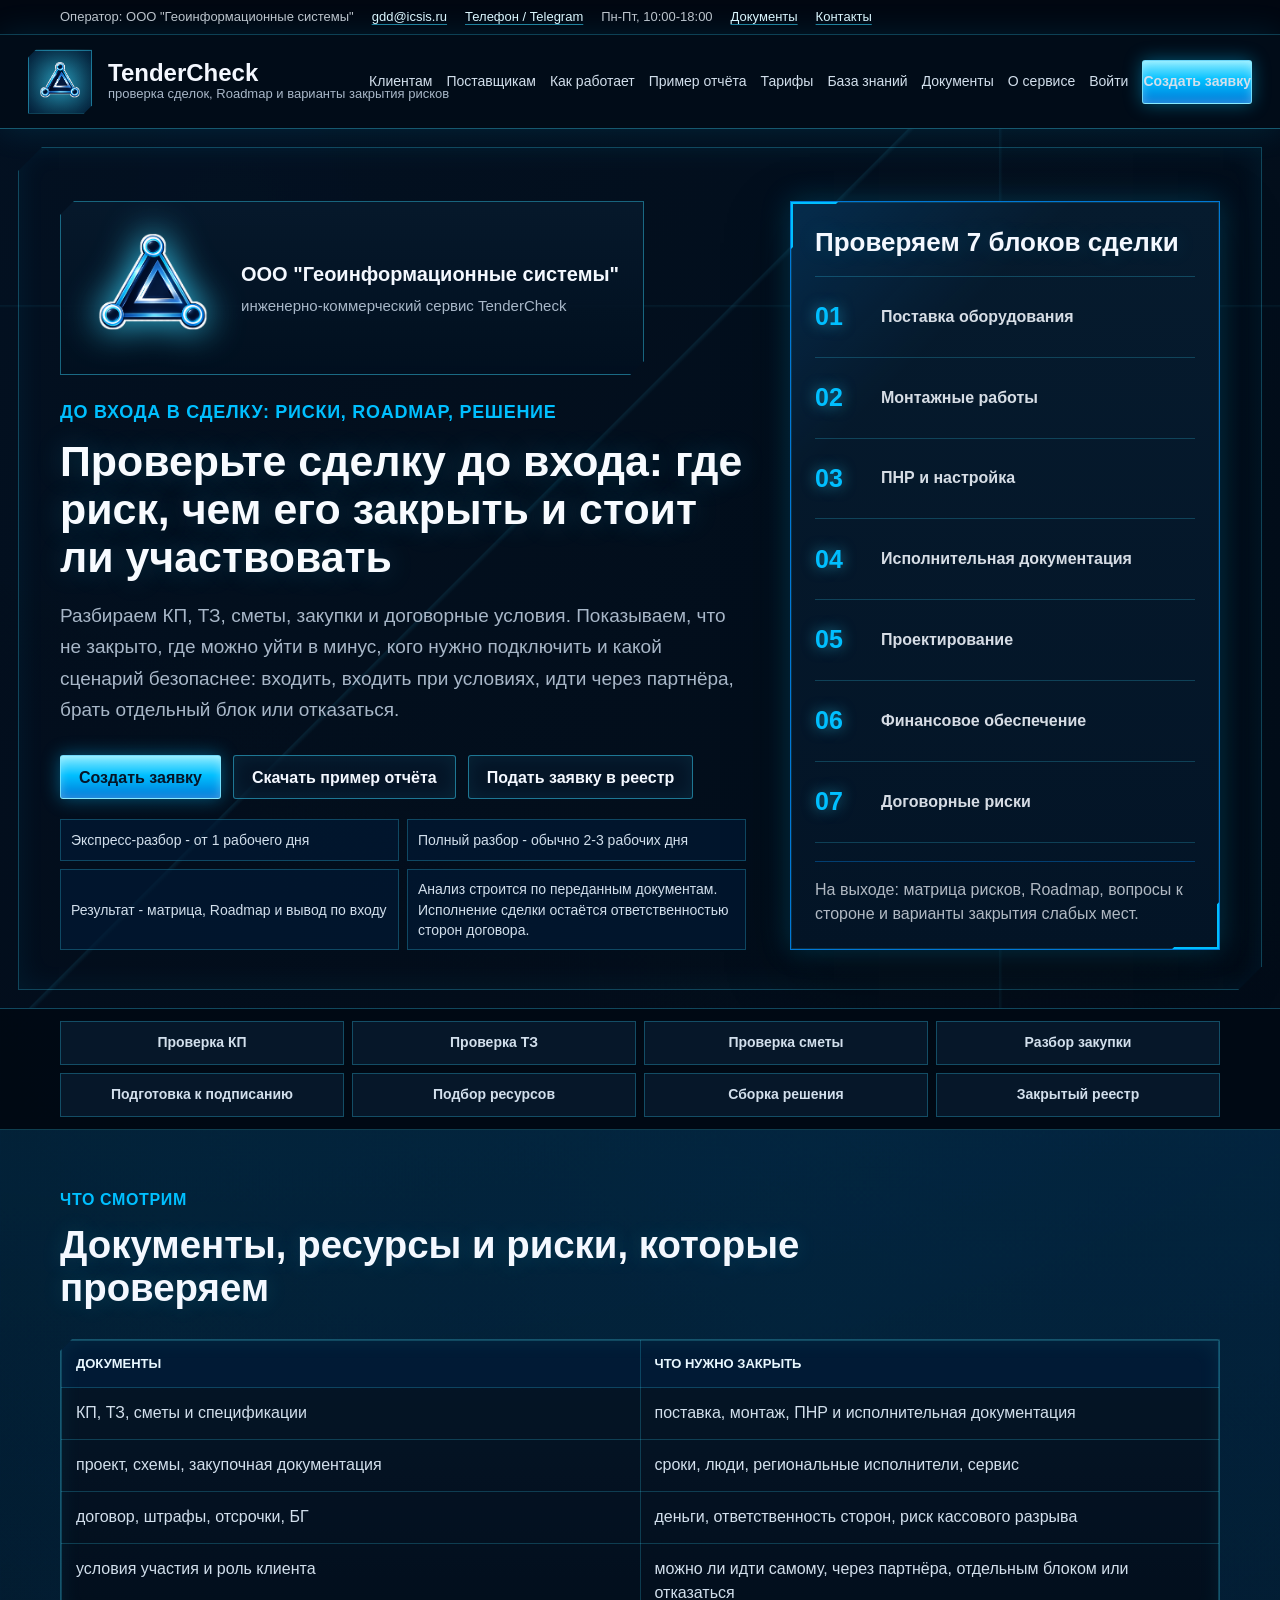
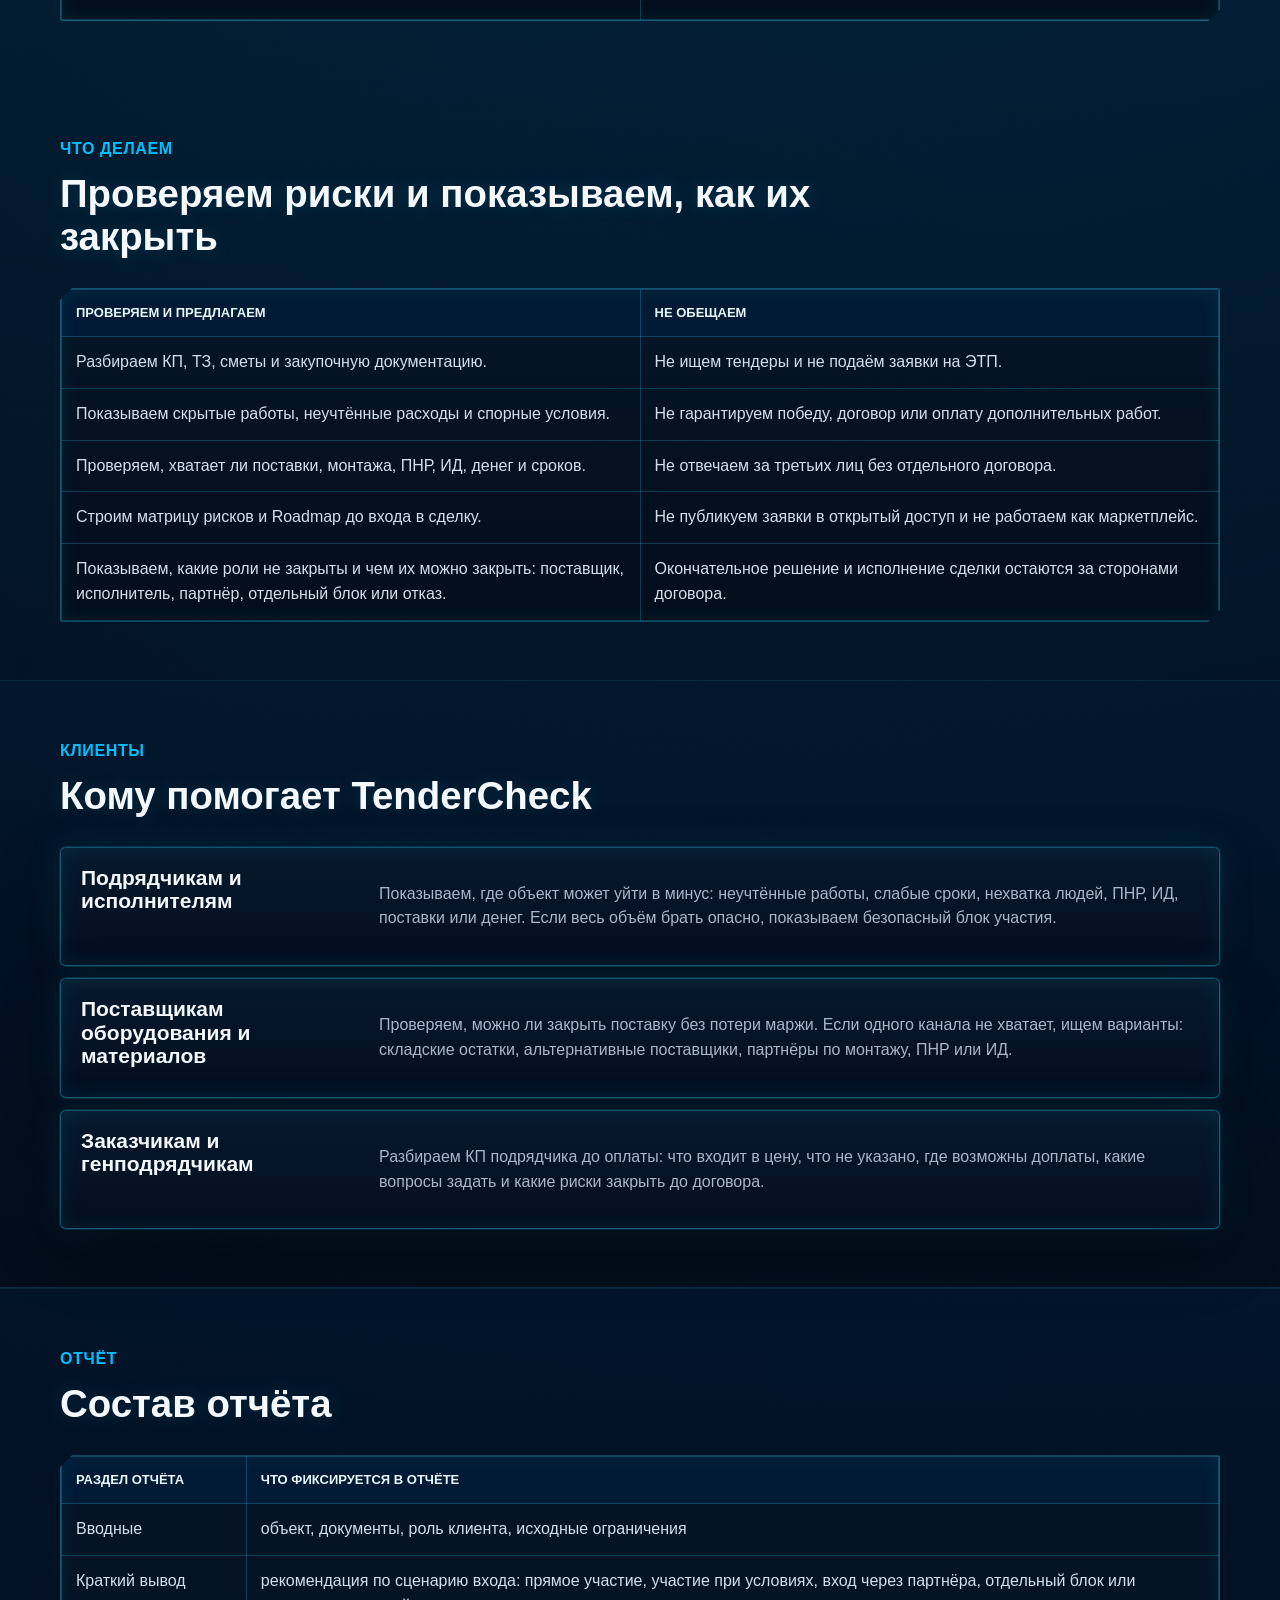
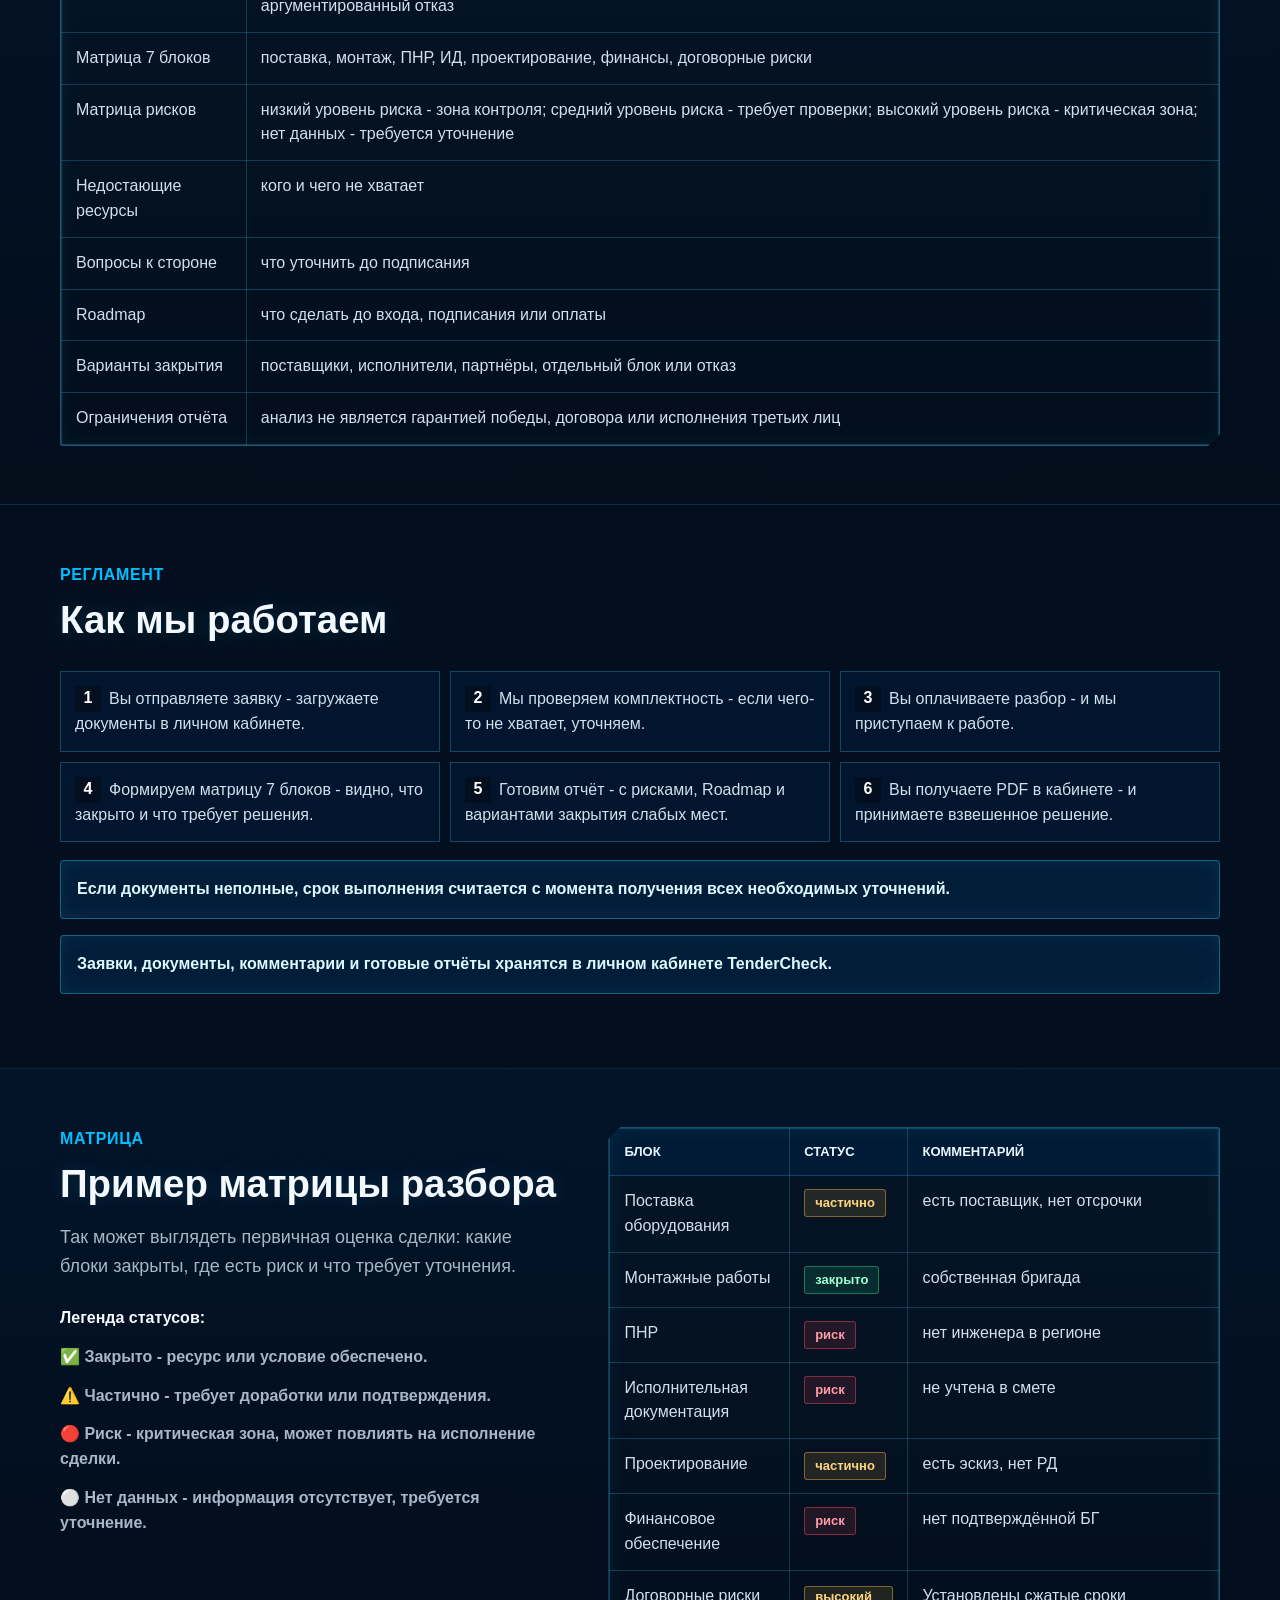
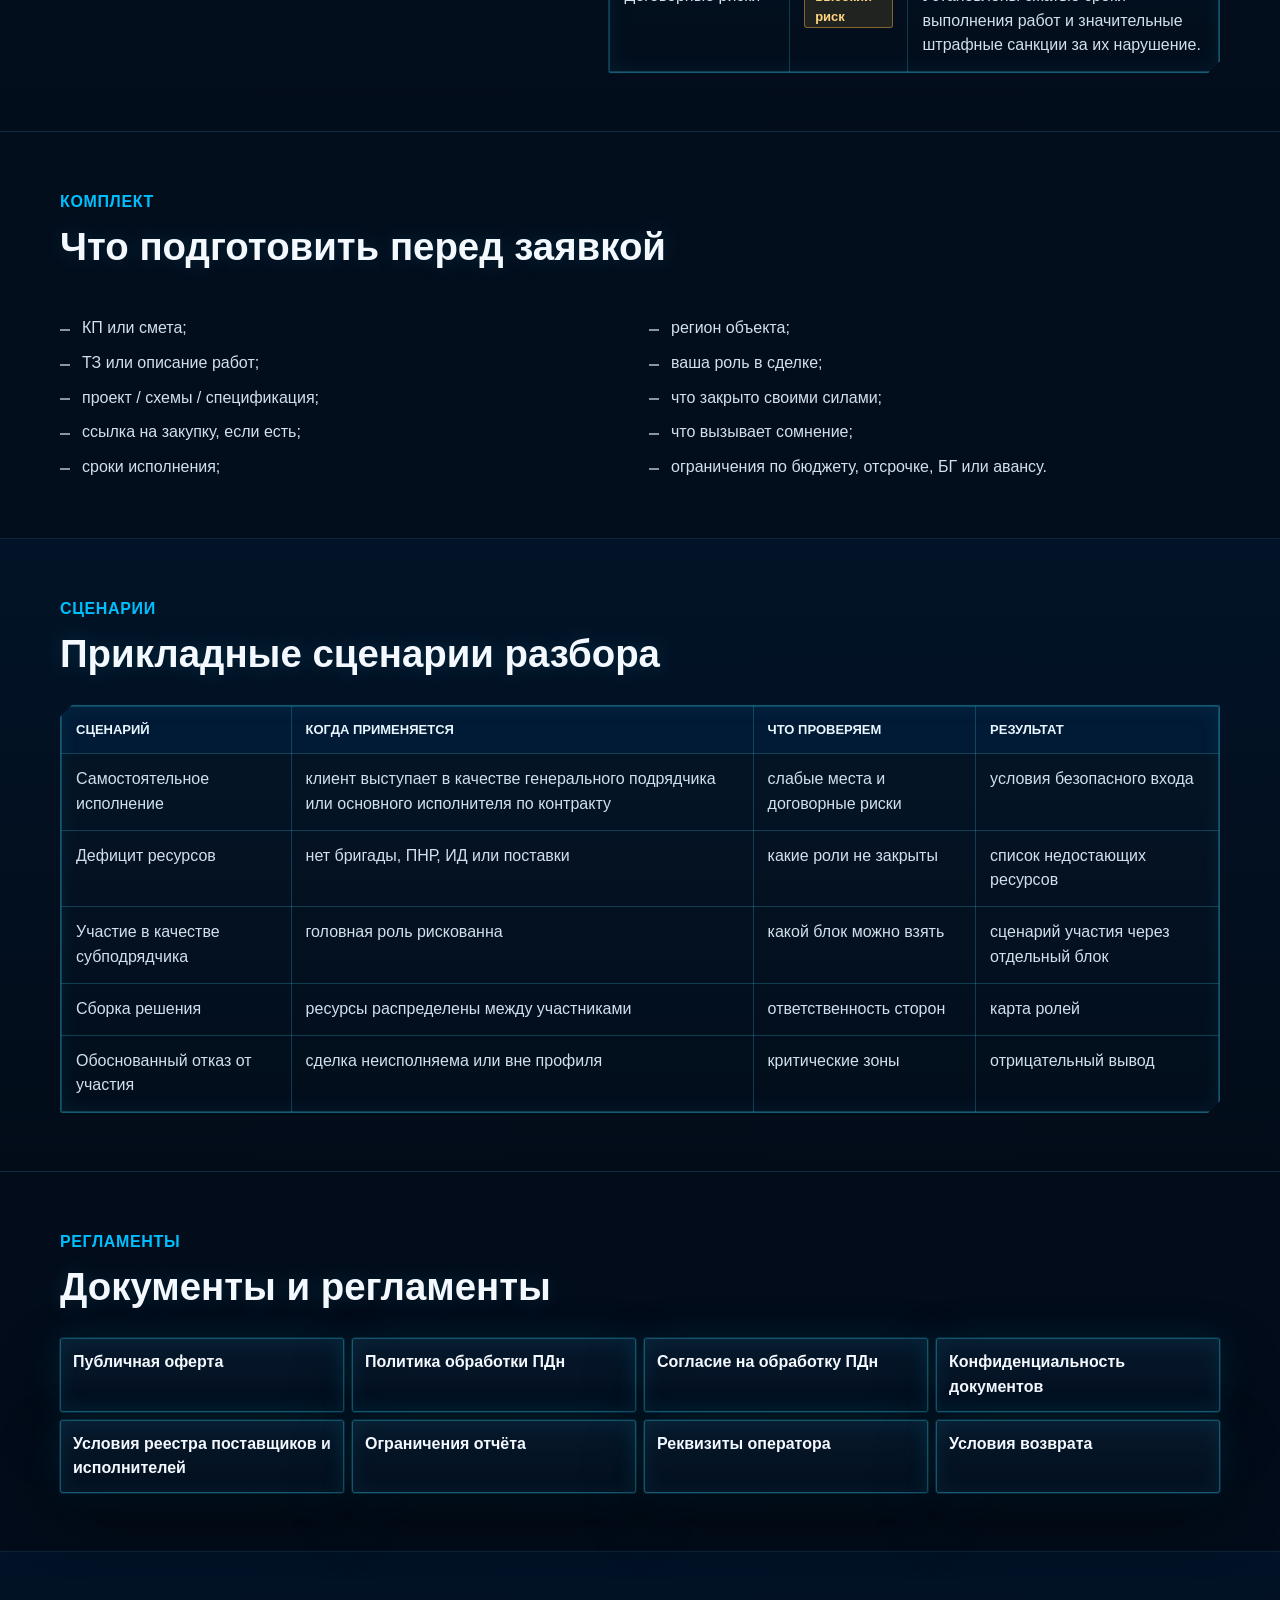
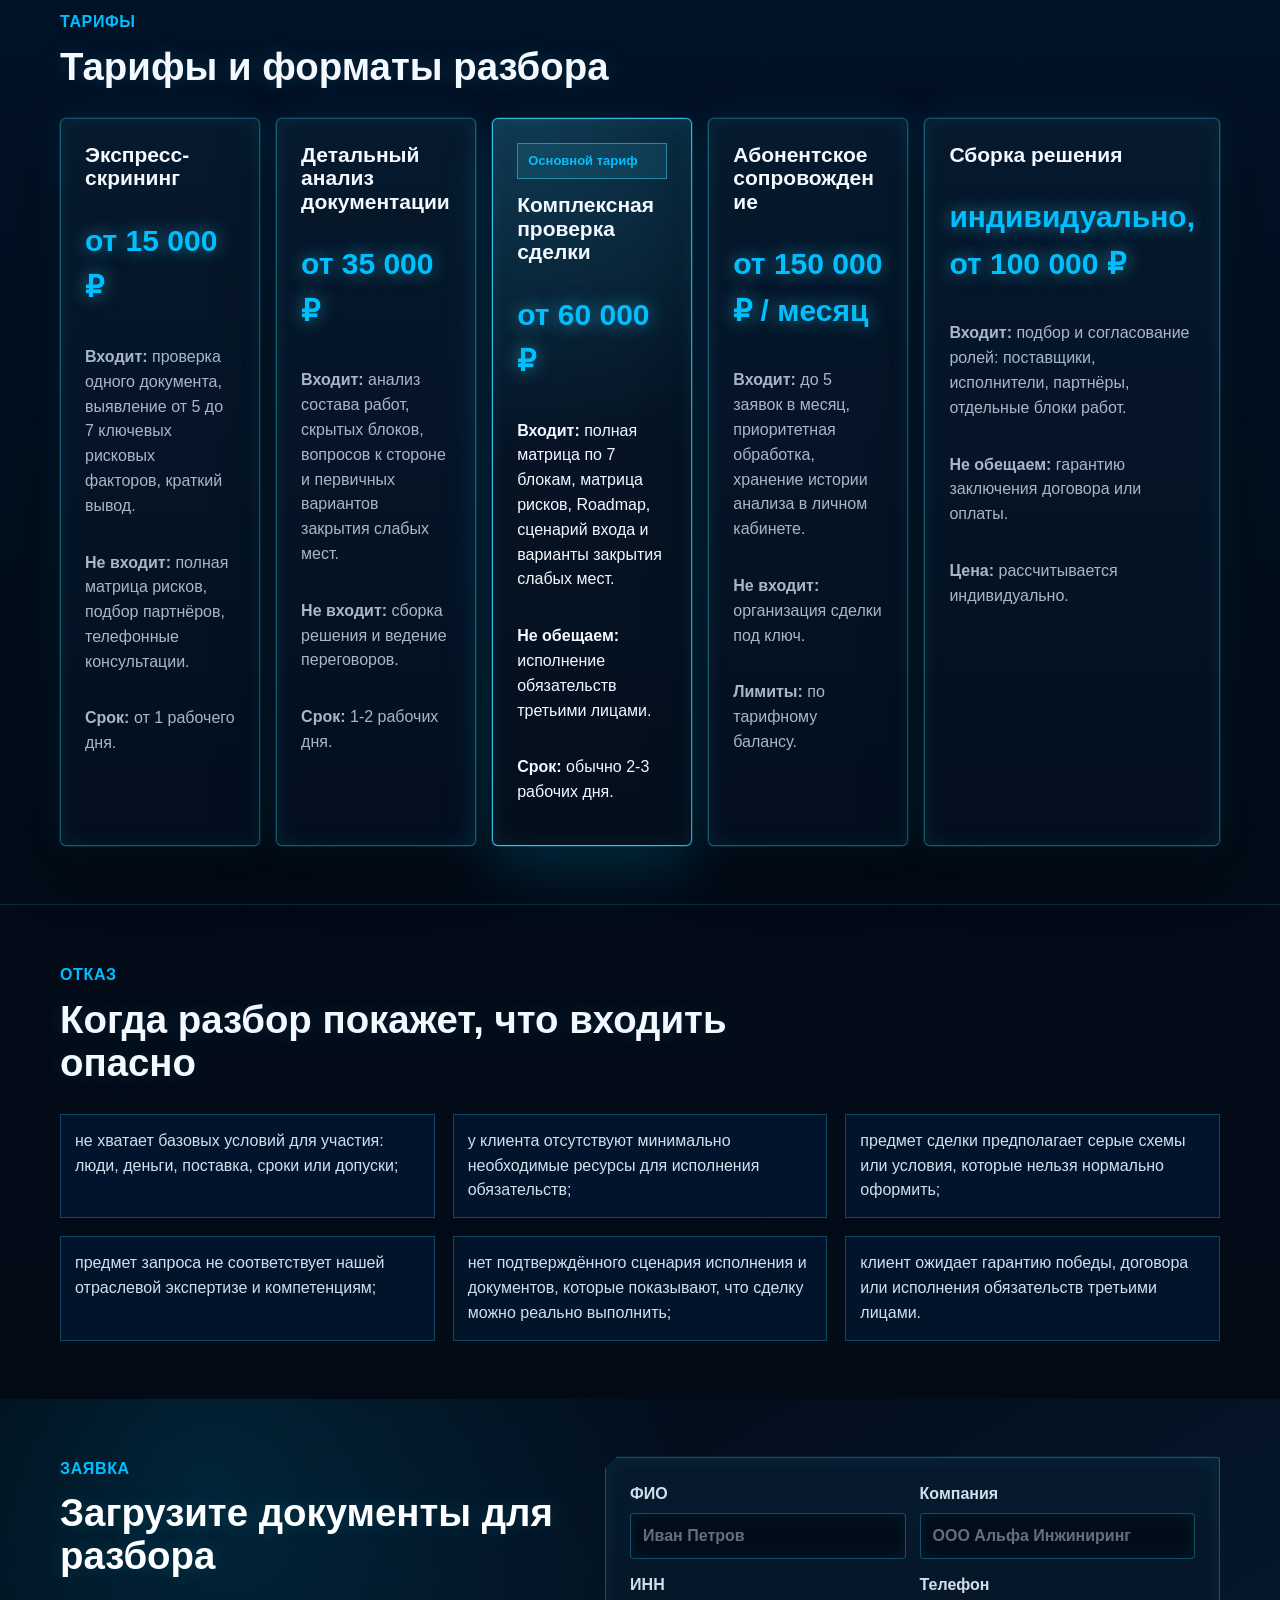
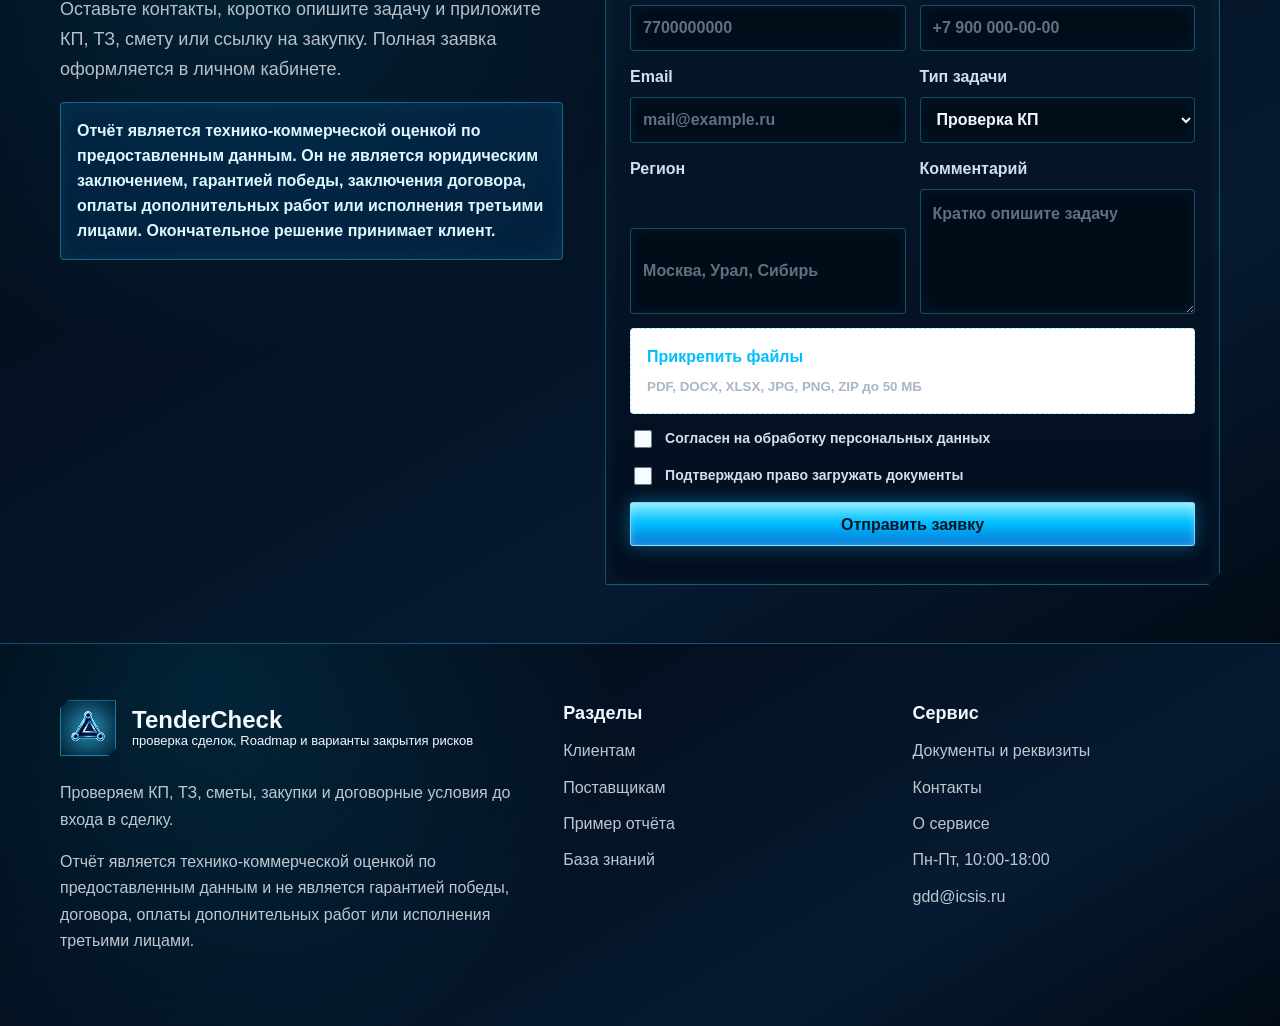
<file: index.html>
<!doctype html>
<html lang="ru">
<head>
  <meta charset="utf-8">
  <meta name="viewport" content="width=device-width, initial-scale=1">
  <title>TenderCheck - проверка сделок, Roadmap и варианты закрытия рисков</title>
  <meta name="description" content="TenderCheck проверяет сделку до входа: риски, недостающие блоки, Roadmap и варианты закрытия слабых мест.">
  <link rel="stylesheet" href="assets/css/styles.css">
</head>
<body class="portal-body">
  <header class="portal-header">
    <div class="service-bar">
      <div class="container service-bar-inner">
        <span>Оператор: ООО "Геоинформационные системы"</span>
        <a href="mailto:gdd@icsis.ru">gdd@icsis.ru</a>
        <a href="contacts.html">Телефон / Telegram</a>
        <span>Пн-Пт, 10:00-18:00</span>
        <a href="legal.html">Документы</a>
        <a href="contacts.html">Контакты</a>
      </div>
    </div>
    <div class="site-header">
      <a class="brand" href="index.html" aria-label="TenderCheck">
        <img src="assets/img/logo-clean.png" alt="">
        <span><strong>TenderCheck</strong><small>проверка сделок, Roadmap и варианты закрытия рисков</small></span>
      </a>
      <a class="mobile-quick-cta" href="#upload">Заявка</a>
      <button class="nav-toggle" type="button" aria-label="Открыть меню" aria-expanded="false"><span></span><span></span><span></span></button>
      <nav class="main-nav" aria-label="Основная навигация">
        <a href="clients.html">Клиентам</a>
        <a href="suppliers.html">Поставщикам</a>
        <a href="#regulation">Как работает</a>
        <a href="report.html">Пример отчёта</a>
        <a href="#pricing">Тарифы</a>
        <a href="knowledge.html">База знаний</a>
        <a href="legal.html">Документы</a>
        <a href="about.html">О сервисе</a>
        <a href="login.html">Войти</a>
        <a class="nav-cta" href="#upload">Создать заявку</a>
      </nav>
    </div>
  </header>

  <main>
    <section class="portal-hero">
      <div class="container portal-hero-grid">
        <div class="portal-hero-copy">
          <div class="hero-brand-panel">
            <img src="assets/img/logo-clean.png" alt="">
            <div>
              <strong>ООО "Геоинформационные системы"</strong>
              <span>инженерно-коммерческий сервис TenderCheck</span>
            </div>
          </div>
          <p class="eyebrow">До входа в сделку: риски, Roadmap, решение</p>
          <h1>Проверьте сделку до входа: где риск, чем его закрыть и стоит ли участвовать</h1>
          <p class="lead">Разбираем КП, ТЗ, сметы, закупки и договорные условия. Показываем, что не закрыто, где можно уйти в минус, кого нужно подключить и какой сценарий безопаснее: входить, входить при условиях, идти через партнёра, брать отдельный блок или отказаться.</p>
          <div class="hero-actions">
            <a class="button primary" href="#upload">Создать заявку</a>
            <a class="button secondary" href="assets/demo-report.pdf">Скачать пример отчёта</a>
            <a class="button secondary" href="suppliers.html#supplier-form">Подать заявку в реестр</a>
          </div>
          <div class="service-marks">
            <span>Экспресс-разбор - от 1 рабочего дня</span>
            <span>Полный разбор - обычно 2-3 рабочих дня</span>
            <span>Результат - матрица, Roadmap и вывод по входу</span>
            <span>Анализ строится по переданным документам. Исполнение сделки остаётся ответственностью сторон договора.</span>
          </div>
        </div>
        <aside class="hero-check-panel" aria-label="7 блоков проверки">
          <h2>Проверяем 7 блоков сделки</h2>
          <ol>
            <li><span>01</span>Поставка оборудования</li>
            <li><span>02</span>Монтажные работы</li>
            <li><span>03</span>ПНР и настройка</li>
            <li><span>04</span>Исполнительная документация</li>
            <li><span>05</span>Проектирование</li>
            <li><span>06</span>Финансовое обеспечение</li>
            <li><span>07</span>Договорные риски</li>
          </ol>
          <p>На выходе: матрица рисков, Roadmap, вопросы к стороне и варианты закрытия слабых мест.</p>
        </aside>
      </div>
    </section>

    <nav class="direction-strip" aria-label="Быстрые направления">
      <div class="container direction-strip-inner">
        <a href="#upload">Проверка КП</a>
        <a href="#upload">Проверка ТЗ</a>
        <a href="#upload">Проверка сметы</a>
        <a href="#upload">Разбор закупки</a>
        <a href="#upload">Подготовка к подписанию</a>
        <a href="#upload">Подбор ресурсов</a>
        <a href="#pricing">Сборка решения</a>
        <a href="suppliers.html">Закрытый реестр</a>
      </div>
    </nav>

    <section class="section" id="check">
      <div class="container">
        <div class="section-heading"><p class="eyebrow">Что смотрим</p><h2>Документы, ресурсы и риски, которые проверяем</h2></div>
        <div class="service-table-wrap">
          <table class="service-table two-side-table">
            <thead><tr><th>Документы</th><th>Что нужно закрыть</th></tr></thead>
            <tbody>
              <tr><td>КП, ТЗ, сметы и спецификации</td><td>поставка, монтаж, ПНР и исполнительная документация</td></tr>
              <tr><td>проект, схемы, закупочная документация</td><td>сроки, люди, региональные исполнители, сервис</td></tr>
              <tr><td>договор, штрафы, отсрочки, БГ</td><td>деньги, ответственность сторон, риск кассового разрыва</td></tr>
              <tr><td>условия участия и роль клиента</td><td>можно ли идти самому, через партнёра, отдельным блоком или отказаться</td></tr>
            </tbody>
          </table>
        </div>
      </div>
    </section>

    <section class="section" id="scope">
      <div class="container">
        <div class="section-heading"><p class="eyebrow">Что делаем</p><h2>Проверяем риски и показываем, как их закрыть</h2></div>
        <div class="service-table-wrap">
          <table class="service-table two-side-table">
            <thead><tr><th>Проверяем и предлагаем</th><th>Не обещаем</th></tr></thead>
            <tbody>
              <tr><td>Разбираем КП, ТЗ, сметы и закупочную документацию.</td><td>Не ищем тендеры и не подаём заявки на ЭТП.</td></tr>
              <tr><td>Показываем скрытые работы, неучтённые расходы и спорные условия.</td><td>Не гарантируем победу, договор или оплату дополнительных работ.</td></tr>
              <tr><td>Проверяем, хватает ли поставки, монтажа, ПНР, ИД, денег и сроков.</td><td>Не отвечаем за третьих лиц без отдельного договора.</td></tr>
              <tr><td>Строим матрицу рисков и Roadmap до входа в сделку.</td><td>Не публикуем заявки в открытый доступ и не работаем как маркетплейс.</td></tr>
              <tr><td>Показываем, какие роли не закрыты и чем их можно закрыть: поставщик, исполнитель, партнёр, отдельный блок или отказ.</td><td>Окончательное решение и исполнение сделки остаются за сторонами договора.</td></tr>
            </tbody>
          </table>
        </div>
      </div>
    </section>

    <section class="section muted" id="audience">
      <div class="container">
        <div class="section-heading"><p class="eyebrow">Клиенты</p><h2>Кому помогает TenderCheck</h2></div>
        <div class="service-list">
          <article><h3>Подрядчикам и исполнителям</h3><p>Показываем, где объект может уйти в минус: неучтённые работы, слабые сроки, нехватка людей, ПНР, ИД, поставки или денег. Если весь объём брать опасно, показываем безопасный блок участия.</p></article>
          <article><h3>Поставщикам оборудования и материалов</h3><p>Проверяем, можно ли закрыть поставку без потери маржи. Если одного канала не хватает, ищем варианты: складские остатки, альтернативные поставщики, партнёры по монтажу, ПНР или ИД.</p></article>
          <article><h3>Заказчикам и генподрядчикам</h3><p>Разбираем КП подрядчика до оплаты: что входит в цену, что не указано, где возможны доплаты, какие вопросы задать и какие риски закрыть до договора.</p></article>
        </div>
      </div>
    </section>

    <section class="section muted" id="report-composition">
      <div class="container">
        <div class="section-heading"><p class="eyebrow">Отчёт</p><h2>Состав отчёта</h2></div>
        <div class="service-table-wrap">
          <table class="service-table">
            <thead><tr><th>Раздел отчёта</th><th>Что фиксируется в отчёте</th></tr></thead>
            <tbody>
              <tr><td>Вводные</td><td>объект, документы, роль клиента, исходные ограничения</td></tr>
              <tr><td>Краткий вывод</td><td>рекомендация по сценарию входа: прямое участие, участие при условиях, вход через партнёра, отдельный блок или аргументированный отказ</td></tr>
              <tr><td>Матрица 7 блоков</td><td>поставка, монтаж, ПНР, ИД, проектирование, финансы, договорные риски</td></tr>
              <tr><td>Матрица рисков</td><td>низкий уровень риска - зона контроля; средний уровень риска - требует проверки; высокий уровень риска - критическая зона; нет данных - требуется уточнение</td></tr>
              <tr><td>Недостающие ресурсы</td><td>кого и чего не хватает</td></tr>
              <tr><td>Вопросы к стороне</td><td>что уточнить до подписания</td></tr>
              <tr><td>Roadmap</td><td>что сделать до входа, подписания или оплаты</td></tr>
              <tr><td>Варианты закрытия</td><td>поставщики, исполнители, партнёры, отдельный блок или отказ</td></tr>
              <tr><td>Ограничения отчёта</td><td>анализ не является гарантией победы, договора или исполнения третьих лиц</td></tr>
            </tbody>
          </table>
        </div>
      </div>
    </section>

    <section class="section" id="regulation">
      <div class="container">
        <div class="section-heading"><p class="eyebrow">Регламент</p><h2>Как мы работаем</h2></div>
        <ol class="regulation-list">
          <li>Вы отправляете заявку - загружаете документы в личном кабинете.</li>
          <li>Мы проверяем комплектность - если чего-то не хватает, уточняем.</li>
          <li>Вы оплачиваете разбор - и мы приступаем к работе.</li>
          <li>Формируем матрицу 7 блоков - видно, что закрыто и что требует решения.</li>
          <li>Готовим отчёт - с рисками, Roadmap и вариантами закрытия слабых мест.</li>
          <li>Вы получаете PDF в кабинете - и принимаете взвешенное решение.</li>
        </ol>
        <p class="note-box">Если документы неполные, срок выполнения считается с момента получения всех необходимых уточнений.</p>
        <p class="note-box cabinet-note">Заявки, документы, комментарии и готовые отчёты хранятся в личном кабинете TenderCheck.</p>
      </div>
    </section>

    <section class="section muted" id="matrix">
      <div class="container two-column matrix-section">
        <div>
          <p class="eyebrow">Матрица</p>
          <h2>Пример матрицы разбора</h2>
          <p class="section-copy">Так может выглядеть первичная оценка сделки: какие блоки закрыты, где есть риск и что требует уточнения.</p>
          <div class="legend"><strong>Легенда статусов:</strong><span>✅ Закрыто - ресурс или условие обеспечено.</span><span>⚠️ Частично - требует доработки или подтверждения.</span><span>🔴 Риск - критическая зона, может повлиять на исполнение сделки.</span><span>⚪ Нет данных - информация отсутствует, требуется уточнение.</span></div>
        </div>
        <div class="service-table-wrap">
          <table class="service-table mobile-card-table">
            <thead><tr><th>Блок</th><th>Статус</th><th>Комментарий</th></tr></thead>
            <tbody>
              <tr><td>Поставка оборудования</td><td><span class="status yellow">частично</span></td><td>есть поставщик, нет отсрочки</td></tr>
              <tr><td>Монтажные работы</td><td><span class="status green">закрыто</span></td><td>собственная бригада</td></tr>
              <tr><td>ПНР</td><td><span class="status red">риск</span></td><td>нет инженера в регионе</td></tr>
              <tr><td>Исполнительная документация</td><td><span class="status red">риск</span></td><td>не учтена в смете</td></tr>
              <tr><td>Проектирование</td><td><span class="status yellow">частично</span></td><td>есть эскиз, нет РД</td></tr>
              <tr><td>Финансовое обеспечение</td><td><span class="status red">риск</span></td><td>нет подтверждённой БГ</td></tr>
              <tr><td>Договорные риски</td><td><span class="status yellow">высокий риск</span></td><td>Установлены сжатые сроки выполнения работ и значительные штрафные санкции за их нарушение.</td></tr>
            </tbody>
          </table>
        </div>
      </div>
    </section>

    <section class="section" id="prepare">
      <div class="container">
        <div class="section-heading"><p class="eyebrow">Комплект</p><h2>Что подготовить перед заявкой</h2></div>
        <div class="portal-columns">
          <ul class="dash-list">
            <li>КП или смета;</li>
            <li>ТЗ или описание работ;</li>
            <li>проект / схемы / спецификация;</li>
            <li>ссылка на закупку, если есть;</li>
            <li>сроки исполнения;</li>
          </ul>
          <ul class="dash-list">
            <li>регион объекта;</li>
            <li>ваша роль в сделке;</li>
            <li>что закрыто своими силами;</li>
            <li>что вызывает сомнение;</li>
            <li>ограничения по бюджету, отсрочке, БГ или авансу.</li>
          </ul>
        </div>
      </div>
    </section>

    <section class="section muted" id="scenarios">
      <div class="container">
        <div class="section-heading"><p class="eyebrow">Сценарии</p><h2>Прикладные сценарии разбора</h2></div>
        <div class="service-table-wrap">
          <table class="service-table">
            <thead><tr><th>Сценарий</th><th>Когда применяется</th><th>Что проверяем</th><th>Результат</th></tr></thead>
            <tbody>
              <tr><td>Самостоятельное исполнение</td><td>клиент выступает в качестве генерального подрядчика или основного исполнителя по контракту</td><td>слабые места и договорные риски</td><td>условия безопасного входа</td></tr>
              <tr><td>Дефицит ресурсов</td><td>нет бригады, ПНР, ИД или поставки</td><td>какие роли не закрыты</td><td>список недостающих ресурсов</td></tr>
              <tr><td>Участие в качестве субподрядчика</td><td>головная роль рискованна</td><td>какой блок можно взять</td><td>сценарий участия через отдельный блок</td></tr>
              <tr><td>Сборка решения</td><td>ресурсы распределены между участниками</td><td>ответственность сторон</td><td>карта ролей</td></tr>
              <tr><td>Обоснованный отказ от участия</td><td>сделка неисполняема или вне профиля</td><td>критические зоны</td><td>отрицательный вывод</td></tr>
            </tbody>
          </table>
        </div>
      </div>
    </section>

    <section class="section" id="documents">
      <div class="container">
        <div class="section-heading"><p class="eyebrow">Регламенты</p><h2>Документы и регламенты</h2></div>
        <div class="portal-tile-grid docs-grid">
          <a href="legal.html#offer">Публичная оферта</a>
          <a href="legal.html#personal-data">Политика обработки ПДн</a>
          <a href="legal.html#consent">Согласие на обработку ПДн</a>
          <a href="legal.html#privacy">Конфиденциальность документов</a>
          <a href="legal.html#registry">Условия реестра поставщиков и исполнителей</a>
          <a href="legal.html#disclaimer">Ограничения отчёта</a>
          <a href="legal.html#requisites">Реквизиты оператора</a>
          <a href="legal.html#refund">Условия возврата</a>
        </div>
      </div>
    </section>

    <section class="section muted" id="pricing">
      <div class="container">
        <div class="section-heading"><p class="eyebrow">Тарифы</p><h2>Тарифы и форматы разбора</h2></div>
        <div class="pricing-grid portal-pricing">
          <article class="price-card"><h3>Экспресс-скрининг</h3><strong>от 15 000 ₽</strong><p><b>Входит:</b> проверка одного документа, выявление от 5 до 7 ключевых рисковых факторов, краткий вывод.</p><p><b>Не входит:</b> полная матрица рисков, подбор партнёров, телефонные консультации.</p><p><b>Срок:</b> от 1 рабочего дня.</p></article>
          <article class="price-card"><h3>Детальный анализ документации</h3><strong>от 35 000 ₽</strong><p><b>Входит:</b> анализ состава работ, скрытых блоков, вопросов к стороне и первичных вариантов закрытия слабых мест.</p><p><b>Не входит:</b> сборка решения и ведение переговоров.</p><p><b>Срок:</b> 1-2 рабочих дня.</p></article>
          <article class="price-card featured"><span class="tariff-badge">Основной тариф</span><h3>Комплексная проверка сделки</h3><strong>от 60 000 ₽</strong><p><b>Входит:</b> полная матрица по 7 блокам, матрица рисков, Roadmap, сценарий входа и варианты закрытия слабых мест.</p><p><b>Не обещаем:</b> исполнение обязательств третьими лицами.</p><p><b>Срок:</b> обычно 2-3 рабочих дня.</p></article>
          <article class="price-card"><h3>Абонентское сопровождение</h3><strong>от 150 000 ₽ / месяц</strong><p><b>Входит:</b> до 5 заявок в месяц, приоритетная обработка, хранение истории анализа в личном кабинете.</p><p><b>Не входит:</b> организация сделки под ключ.</p><p><b>Лимиты:</b> по тарифному балансу.</p></article>
          <article class="price-card"><h3>Сборка решения</h3><strong>индивидуально, от 100 000 ₽</strong><p><b>Входит:</b> подбор и согласование ролей: поставщики, исполнители, партнёры, отдельные блоки работ.</p><p><b>Не обещаем:</b> гарантию заключения договора или оплаты.</p><p><b>Цена:</b> рассчитывается индивидуально.</p></article>
        </div>
      </div>
    </section>

    <section class="section" id="refusal">
      <div class="container">
        <div class="section-heading"><p class="eyebrow">Отказ</p><h2>Когда разбор покажет, что входить опасно</h2></div>
        <ul class="refusal-grid">
          <li>не хватает базовых условий для участия: люди, деньги, поставка, сроки или допуски;</li>
          <li>у клиента отсутствуют минимально необходимые ресурсы для исполнения обязательств;</li>
          <li>предмет сделки предполагает серые схемы или условия, которые нельзя нормально оформить;</li>
          <li>предмет запроса не соответствует нашей отраслевой экспертизе и компетенциям;</li>
          <li>нет подтверждённого сценария исполнения и документов, которые показывают, что сделку можно реально выполнить;</li>
          <li>клиент ожидает гарантию победы, договора или исполнения обязательств третьими лицами.</li>
        </ul>
      </div>
    </section>

    <section class="section upload-section portal-upload" id="upload">
      <div class="container upload-layout">
        <div>
          <p class="eyebrow">Заявка</p>
          <h2>Загрузите документы для разбора</h2>
          <p class="section-copy">Оставьте контакты, коротко опишите задачу и приложите КП, ТЗ, смету или ссылку на закупку. Полная заявка оформляется в личном кабинете.</p>
          <p class="disclaimer">Отчёт является технико-коммерческой оценкой по предоставленным данным. Он не является юридическим заключением, гарантией победы, заключения договора, оплаты дополнительных работ или исполнения третьими лицами. Окончательное решение принимает клиент.</p>
        </div>
        <form class="upload-form" data-api-form data-endpoint="/api/applications" data-success="Заявка создана. Статус: ожидает оплаты или принята при активном тарифе.">
          <div class="form-grid">
            <label>ФИО<input type="text" name="full_name" required placeholder="Иван Петров"></label>
            <label>Компания<input type="text" name="company" required placeholder="ООО Альфа Инжиниринг"></label>
            <label>ИНН<input type="text" name="inn" required placeholder="7700000000"></label>
            <label>Телефон<input type="tel" name="phone" required placeholder="+7 900 000-00-00"></label>
            <label>Email<input type="email" name="email" required placeholder="mail@example.ru"></label>
            <label>Тип задачи<select name="task_type" required><option>Проверка КП</option><option>Проверка ТЗ</option><option>Проверка сметы</option><option>Разбор закупки</option><option>Оценка объекта</option><option>Подготовка к подписанию</option><option>Подбор недостающих ресурсов</option><option>Запросить сборку решения</option></select></label>
            <label>Регион<input type="text" name="region" required placeholder="Москва, Урал, Сибирь"></label>
            <label>Комментарий<textarea name="description" rows="4" required placeholder="Кратко опишите задачу"></textarea></label>
          </div>
          <label class="file-input"><input type="file" name="files" multiple accept=".pdf,.doc,.docx,.xls,.xlsx,.jpg,.jpeg,.png,.zip"><span>Прикрепить файлы</span><small data-file-label>PDF, DOCX, XLSX, JPG, PNG, ZIP до 50 МБ</small></label>
          <label class="consent"><input type="checkbox" name="personal_data_consent" required> Согласен на обработку персональных данных</label>
          <label class="consent"><input type="checkbox" name="document_rights_confirmed" required> Подтверждаю право загружать документы</label>
          <button class="button primary" type="submit">Отправить заявку</button>
          <p class="form-result" data-form-result></p>
        </form>
      </div>
    </section>
  </main>

  <footer class="site-footer portal-footer">
    <div class="container footer-grid">
      <div><a class="brand footer-brand" href="index.html"><img src="assets/img/logo-clean.png" alt=""><span><strong>TenderCheck</strong><small>проверка сделок, Roadmap и варианты закрытия рисков</small></span></a><p>Проверяем КП, ТЗ, сметы, закупки и договорные условия до входа в сделку.</p><p class="footer-disclaimer">Отчёт является технико-коммерческой оценкой по предоставленным данным и не является гарантией победы, договора, оплаты дополнительных работ или исполнения третьими лицами.</p></div>
      <nav><strong>Разделы</strong><a href="clients.html">Клиентам</a><a href="suppliers.html">Поставщикам</a><a href="report.html">Пример отчёта</a><a href="knowledge.html">База знаний</a></nav>
      <nav><strong>Сервис</strong><a href="legal.html">Документы и реквизиты</a><a href="contacts.html">Контакты</a><a href="about.html">О сервисе</a><span>Пн-Пт, 10:00-18:00</span><a href="mailto:gdd@icsis.ru">gdd@icsis.ru</a></nav>
    </div>
  </footer>
  <script src="assets/js/app.js"></script>
</body>
</html>
</file>
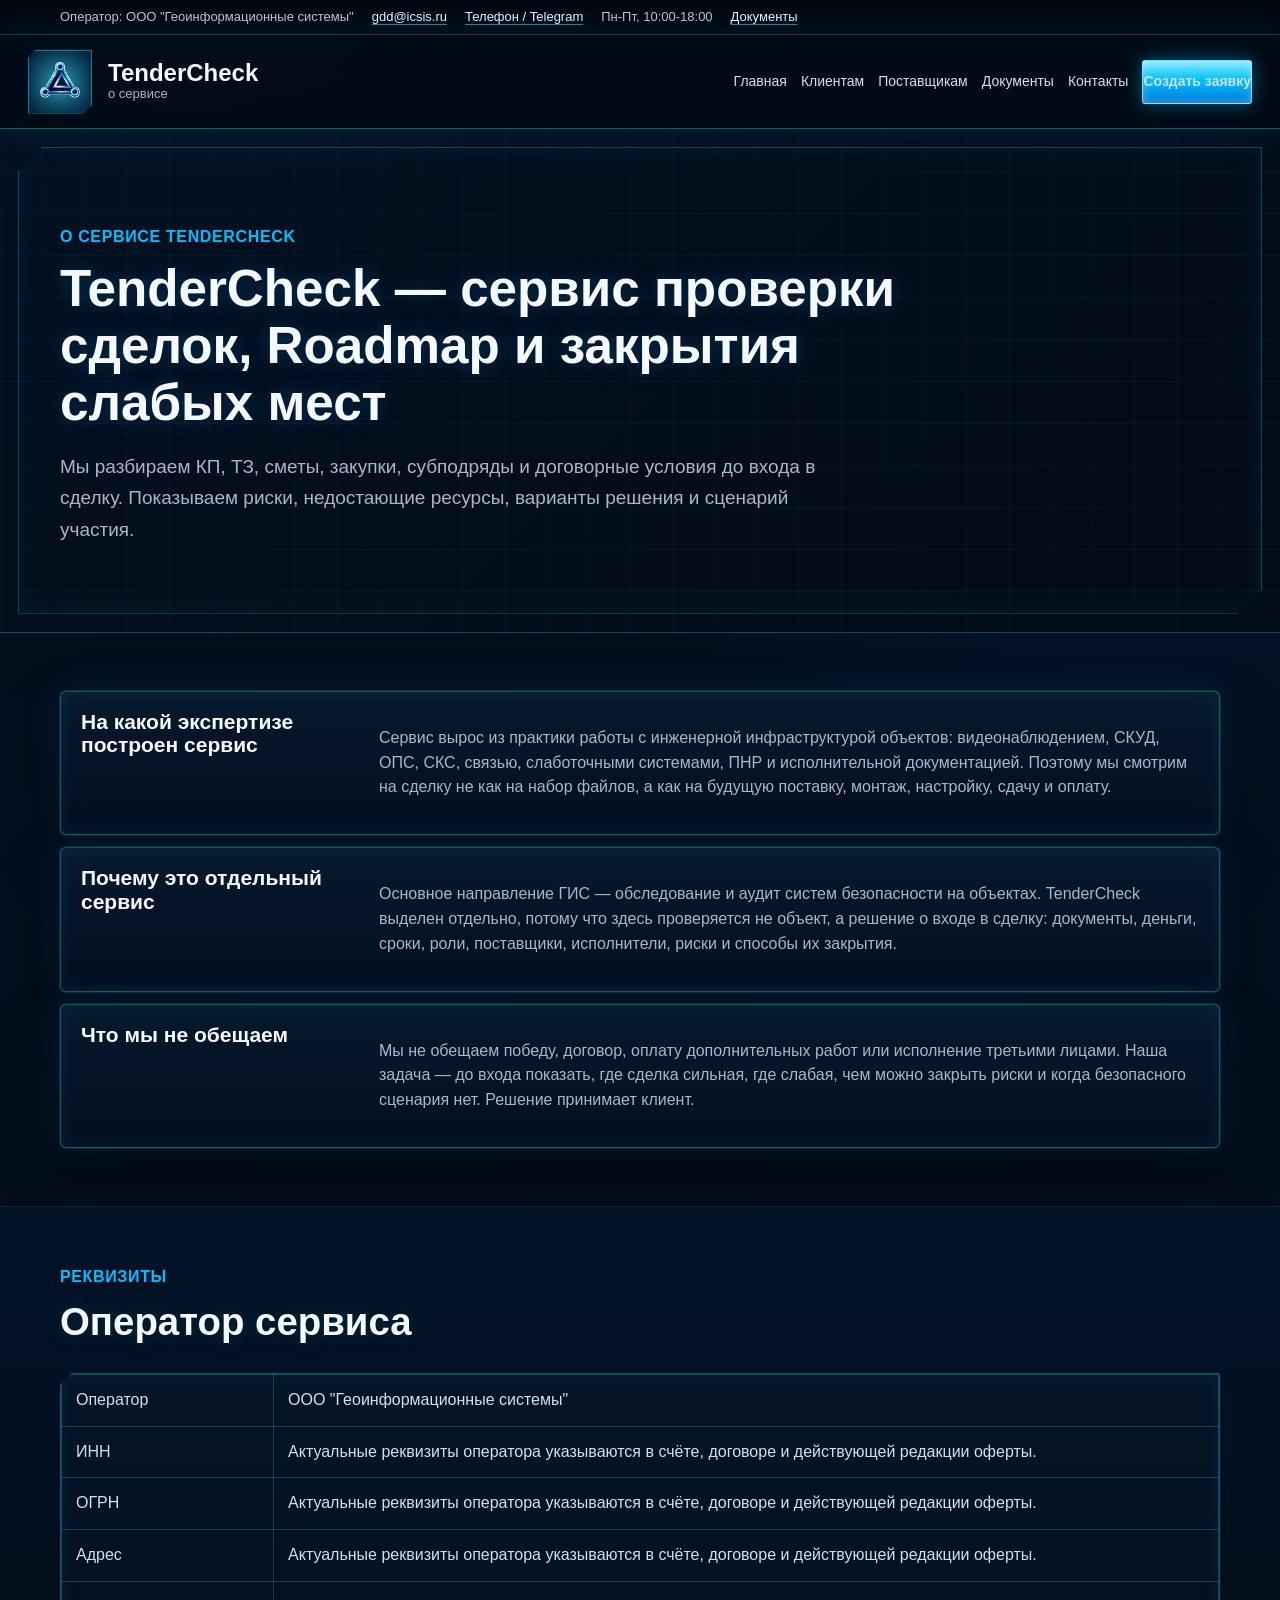
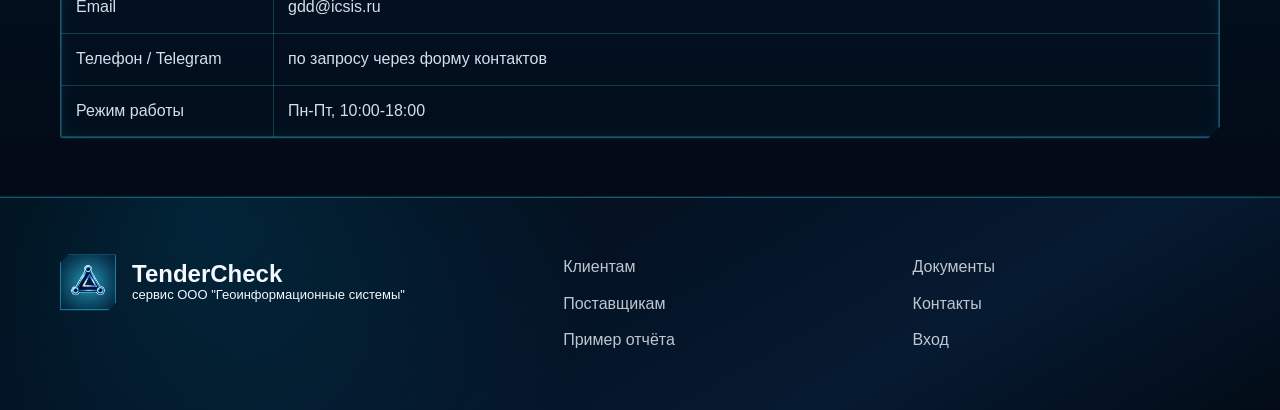
<file: about.html>
<!doctype html>
<html lang="ru">
<head>
  <meta charset="utf-8">
  <meta name="viewport" content="width=device-width, initial-scale=1">
  <title>О сервисе TenderCheck</title>
  <link rel="stylesheet" href="assets/css/styles.css">
</head>
<body class="portal-body">
  <header class="portal-header">
    <div class="service-bar"><div class="container service-bar-inner"><span>Оператор: ООО "Геоинформационные системы"</span><a href="mailto:gdd@icsis.ru">gdd@icsis.ru</a><a href="contacts.html">Телефон / Telegram</a><span>Пн-Пт, 10:00-18:00</span><a href="legal.html">Документы</a></div></div>
    <div class="site-header"><a class="brand" href="index.html"><img src="assets/img/logo-clean.png" alt=""><span><strong>TenderCheck</strong><small>о сервисе</small></span></a><button class="nav-toggle" type="button" aria-label="Открыть меню"><span></span><span></span><span></span></button><nav class="main-nav"><a href="index.html">Главная</a><a href="clients.html">Клиентам</a><a href="suppliers.html">Поставщикам</a><a href="legal.html">Документы</a><a href="contacts.html">Контакты</a><a class="nav-cta" href="index.html#upload">Создать заявку</a></nav></div>
  </header>

  <main>
    <section class="page-hero portal-page-hero">
      <div class="container">
        <p class="eyebrow">О сервисе TenderCheck</p>
        <h1>TenderCheck — сервис проверки сделок, Roadmap и закрытия слабых мест</h1>
        <p class="lead">Мы разбираем КП, ТЗ, сметы, закупки, субподряды и договорные условия до входа в сделку. Показываем риски, недостающие ресурсы, варианты решения и сценарий участия.</p>
      </div>
    </section>

    <section class="section">
      <div class="container service-list">
        <article><h3>На какой экспертизе построен сервис</h3><p>Сервис вырос из практики работы с инженерной инфраструктурой объектов: видеонаблюдением, СКУД, ОПС, СКС, связью, слаботочными системами, ПНР и исполнительной документацией. Поэтому мы смотрим на сделку не как на набор файлов, а как на будущую поставку, монтаж, настройку, сдачу и оплату.</p></article>
        <article><h3>Почему это отдельный сервис</h3><p>Основное направление ГИС — обследование и аудит систем безопасности на объектах. TenderCheck выделен отдельно, потому что здесь проверяется не объект, а решение о входе в сделку: документы, деньги, сроки, роли, поставщики, исполнители, риски и способы их закрытия.</p></article>
        <article><h3>Что мы не обещаем</h3><p>Мы не обещаем победу, договор, оплату дополнительных работ или исполнение третьими лицами. Наша задача — до входа показать, где сделка сильная, где слабая, чем можно закрыть риски и когда безопасного сценария нет. Решение принимает клиент.</p></article>
      </div>
    </section>

    <section class="section muted">
      <div class="container">
        <div class="section-heading"><p class="eyebrow">Реквизиты</p><h2>Оператор сервиса</h2></div>
        <div class="service-table-wrap">
          <table class="service-table">
            <tbody>
              <tr><td>Оператор</td><td>ООО "Геоинформационные системы"</td></tr>
              <tr><td>ИНН</td><td>Актуальные реквизиты оператора указываются в счёте, договоре и действующей редакции оферты.</td></tr>
              <tr><td>ОГРН</td><td>Актуальные реквизиты оператора указываются в счёте, договоре и действующей редакции оферты.</td></tr>
              <tr><td>Адрес</td><td>Актуальные реквизиты оператора указываются в счёте, договоре и действующей редакции оферты.</td></tr>
              <tr><td>Email</td><td><a href="mailto:gdd@icsis.ru">gdd@icsis.ru</a></td></tr>
              <tr><td>Телефон / Telegram</td><td>по запросу через форму контактов</td></tr>
              <tr><td>Режим работы</td><td>Пн-Пт, 10:00-18:00</td></tr>
            </tbody>
          </table>
        </div>
      </div>
    </section>
  </main>

  <footer class="site-footer portal-footer"><div class="container footer-grid"><div><a class="brand footer-brand" href="index.html"><img src="assets/img/logo-clean.png" alt=""><span><strong>TenderCheck</strong><small>сервис ООО "Геоинформационные системы"</small></span></a></div><nav><a href="clients.html">Клиентам</a><a href="suppliers.html">Поставщикам</a><a href="report.html">Пример отчёта</a></nav><nav><a href="legal.html">Документы</a><a href="contacts.html">Контакты</a><a href="login.html">Вход</a></nav></div></footer>
  <script src="assets/js/app.js"></script>
</body>
</html>
</file>
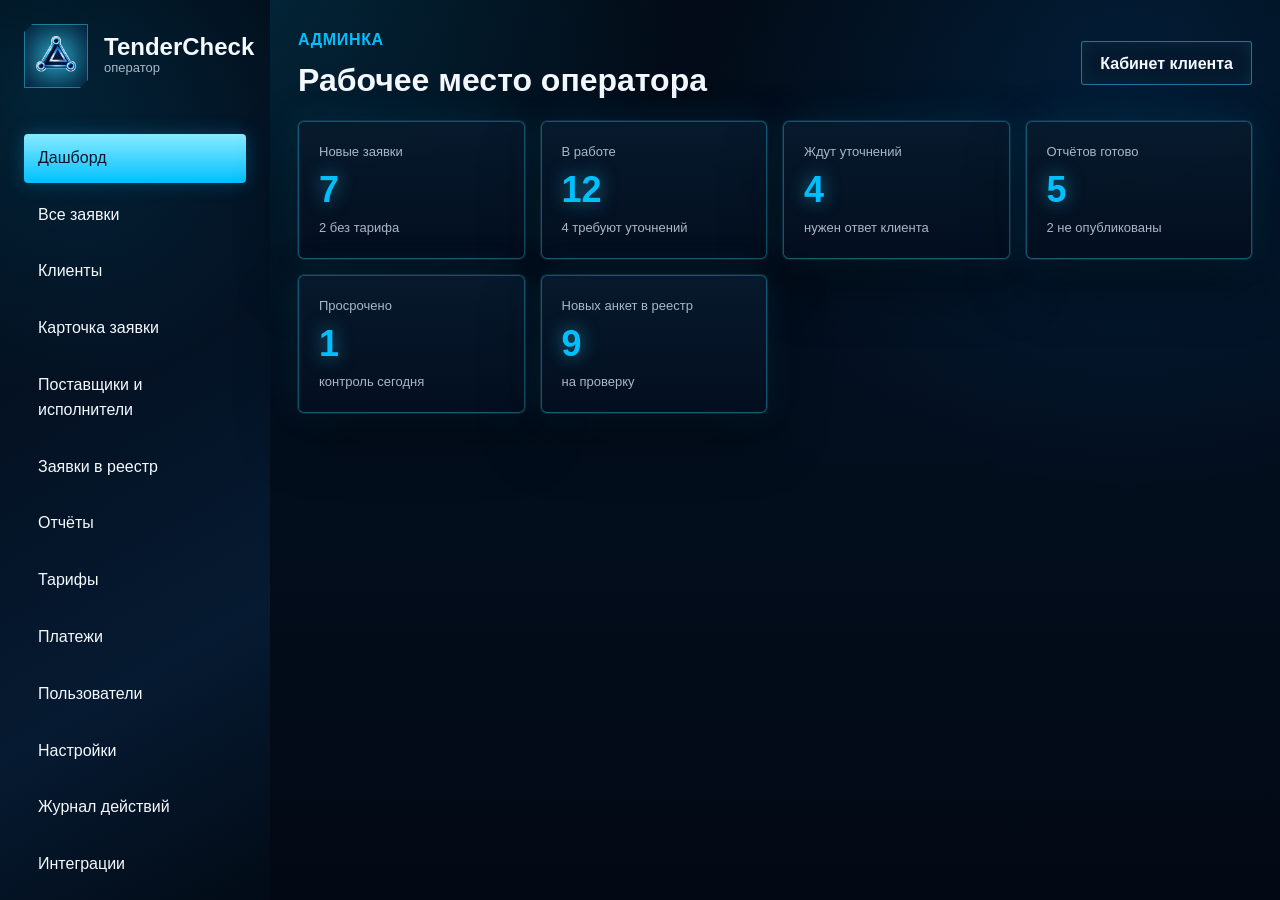
<file: admin.html>
<!doctype html>
<html lang="ru">
<head>
  <meta charset="utf-8">
  <meta name="viewport" content="width=device-width, initial-scale=1">
  <title>Админка оператора - TenderCheck</title>
  <link rel="stylesheet" href="assets/css/styles.css">
</head>
<body class="app-body">
  <aside class="app-sidebar">
    <a class="brand app-brand" href="index.html"><img src="assets/img/logo-clean.png" alt=""><span><strong>TenderCheck</strong><small>оператор</small></span></a>
    <nav class="app-nav" data-tab-nav>
      <a class="active" href="#admin-dashboard" data-tab-link>Дашборд</a>
      <a href="#all-applications" data-tab-link>Все заявки</a>
      <a href="#clients" data-tab-link>Клиенты</a>
      <a href="#operator-card" data-tab-link>Карточка заявки</a>
      <a href="#supplier-registry" data-tab-link>Поставщики и исполнители</a>
      <a href="#supplier-requests" data-tab-link>Заявки в реестр</a>
      <a href="#admin-reports" data-tab-link>Отчёты</a>
      <a href="#tariffs" data-tab-link>Тарифы</a>
      <a href="#payments" data-tab-link>Платежи</a>
      <a href="#users" data-tab-link>Пользователи</a>
      <a href="#settings" data-tab-link>Настройки</a>
      <a href="#audit" data-tab-link>Журнал действий</a>
      <a href="#integrations" data-tab-link>Интеграции</a>
    </nav>
  </aside>

  <main class="app-main">
    <header class="app-topbar"><div><p class="eyebrow">Админка</p><h1>Рабочее место оператора</h1></div><a class="button secondary" href="dashboard.html">Кабинет клиента</a></header>

    <section class="app-section active" id="admin-dashboard" data-tab-panel>
      <div class="metric-grid">
        <article><span>Новые заявки</span><strong>7</strong><small>2 без тарифа</small></article>
        <article><span>В работе</span><strong>12</strong><small>4 требуют уточнений</small></article>
        <article><span>Ждут уточнений</span><strong>4</strong><small>нужен ответ клиента</small></article>
        <article><span>Отчётов готово</span><strong>5</strong><small>2 не опубликованы</small></article>
        <article><span>Просрочено</span><strong>1</strong><small>контроль сегодня</small></article>
        <article><span>Новых анкет в реестр</span><strong>9</strong><small>на проверку</small></article>
      </div>
    </section>

    <section class="app-section" id="all-applications" data-tab-panel>
      <article class="app-panel">
        <h2>Все заявки</h2>
        <div class="filter-row"><input placeholder="Клиент"><select><option>Все статусы</option><option>Новая</option><option>В работе</option><option>Отчёт готов</option></select><select><option>Все операторы</option><option>И. Орлов</option><option>М. Волкова</option></select><input placeholder="Регион"><button class="button secondary">Фильтр</button></div>
        <table class="matrix-table"><thead><tr><th>Компания</th><th>Тип</th><th>Статус</th><th>Оператор</th><th>Дата</th><th>Срок</th><th>Действие</th></tr></thead><tbody><tr><td>Альфа Инжиниринг</td><td>КП / смета</td><td><span class="status yellow">в работе</span></td><td>И. Орлов</td><td>17.06.2026</td><td>20.06.2026</td><td><a href="#operator-card">Открыть</a></td></tr><tr><td>Север Связь</td><td>ТЗ</td><td><span class="status red">нужны уточнения</span></td><td>М. Волкова</td><td>16.06.2026</td><td>19.06.2026</td><td><a href="#operator-card">Открыть</a></td></tr></tbody></table>
      </article>
    </section>

    <section class="app-section" id="operator-card" data-tab-panel>
      <div class="app-grid">
        <article class="app-panel large">
          <h2>Карточка заявки оператора</h2>
          <div class="detail-grid"><p><b>Клиент:</b> ООО Альфа Инжиниринг</p><p><b>ИНН:</b> 7700000000</p><p><b>Тариф:</b> Комплексная экспертиза</p><p><b>Оплата:</b> ожидает оплаты</p><p><b>Статус:</b> в работе</p><p><b>Оператор:</b> И. Орлов</p></div>
          <div class="toolbar"><button class="button secondary">Принята</button><button class="button secondary">Нужны уточнения</button><button class="button secondary">Отчёт готов</button><button class="button secondary">Завершена</button></div>
          <h3>Матрица 7 блоков</h3>
          <table class="matrix-table editable-table"><thead><tr><th>Блок</th><th>Статус</th><th>Комментарий</th><th>Вариант закрытия</th><th>Клиенту</th></tr></thead><tbody>
            <tr><td>Поставка</td><td><select><option>частично</option><option>закрыто</option><option>риск</option><option>нет данных</option></select></td><td><input value="нет отсрочки"></td><td><input value="запросить условия"></td><td><input type="checkbox" checked></td></tr>
            <tr><td>Монтаж</td><td><select><option>закрыто</option><option>частично</option><option>риск</option></select></td><td><input value="собственная бригада"></td><td><input value="проверить график"></td><td><input type="checkbox" checked></td></tr>
            <tr><td>ПНР</td><td><select><option>риск</option><option>частично</option><option>закрыто</option></select></td><td><input value="нет инженера"></td><td><input value="подобрать ПНР"></td><td><input type="checkbox" checked></td></tr>
            <tr><td>ИД</td><td><select><option>риск</option><option>частично</option><option>закрыто</option></select></td><td><input value="не учтена"></td><td><input value="добавить в смету"></td><td><input type="checkbox" checked></td></tr>
            <tr><td>Проектирование</td><td><select><option>частично</option><option>риск</option><option>закрыто</option></select></td><td><input value="нет РД"></td><td><input value="оценить проектировщика"></td><td><input type="checkbox"></td></tr>
            <tr><td>Финансы</td><td><select><option>риск</option><option>частично</option><option>закрыто</option></select></td><td><input value="нет БГ"></td><td><input value="запросить обеспечение"></td><td><input type="checkbox" checked></td></tr>
            <tr><td>Договорные риски</td><td><select><option>высокий риск</option><option>риск</option><option>закрыто</option></select></td><td><input value="сжатые сроки и штрафные санкции"></td><td><input value="согласовать реалистичный график и ответственность"></td><td><input type="checkbox" checked></td></tr>
          </tbody></table>
        </article>
        <article class="app-panel">
          <h2>Документы</h2><ul class="file-list"><li>КП.pdf</li><li>Смета.xlsx</li><li>ТЗ.docx</li></ul>
          <h2>Внутренние заметки</h2><textarea rows="4" placeholder="Не видно клиенту"></textarea>
          <h2>Roadmap</h2><form data-api-form data-endpoint="/api/operator/roadmap" data-success="Roadmap сохранён."><input name="title" placeholder="Шаг"><textarea name="description" placeholder="Описание"></textarea><select name="priority"><option>Высокий</option><option>Средний</option><option>Низкий</option></select><input name="due_note" placeholder="Срок"><label class="consent"><input type="checkbox" checked> Показывать клиенту</label><button class="button secondary" type="submit">Добавить</button><p class="form-result" data-form-result></p></form>
          <h2>Варианты закрытия</h2><form data-api-form data-endpoint="/api/operator/recommendations" data-success="Поставщик или исполнитель привязан к заявке."><input name="role" placeholder="Роль"><select name="supplier"><option>УралПНР</option><option>ТехПоставка</option></select><textarea name="comment" placeholder="Комментарий"></textarea><label class="consent"><input type="checkbox"> Показывать клиенту</label><button class="button secondary" type="submit">Привязать</button><p class="form-result" data-form-result></p></form>
        </article>
      </div>
    </section>

    <section class="app-section" id="clients" data-tab-panel><article class="app-panel"><h2>Клиенты</h2><table class="matrix-table"><thead><tr><th>Компания</th><th>ИНН</th><th>Заявки</th><th>Тариф</th><th>Контакт</th></tr></thead><tbody><tr><td>Альфа Инжиниринг</td><td>7700000000</td><td>3</td><td>Логист</td><td>Иван Петров</td></tr></tbody></table></article></section>

    <section class="app-section" id="supplier-registry" data-tab-panel><article class="app-panel"><h2>Поставщики и исполнители</h2><table class="matrix-table"><thead><tr><th>Компания</th><th>Категория</th><th>Регион</th><th>НДС</th><th>Отсрочка</th><th>Рейтинг</th><th>Статус</th></tr></thead><tbody><tr><td>УралПНР</td><td>ПНР</td><td>Урал</td><td>Да</td><td>по проекту</td><td>4.7</td><td><span class="status green">проверен</span></td></tr><tr><td>ТехПоставка</td><td>Поставка</td><td>РФ</td><td>Да</td><td>30 дней</td><td>4.4</td><td><span class="status yellow">на проверке</span></td></tr></tbody></table><h3>Карточка поставщика или исполнителя</h3><div class="detail-grid"><p>ИНН, ОГРН, контакт, телефон, email, сайт, регионы, категории, НДС, отсрочка, минимальный бюджет, срок реакции, опыт, заметки, рейтинг, статус, видимость для клиента и варианты закрытия слабых мест.</p></div></article></section>

    <section class="app-section" id="supplier-requests" data-tab-panel><article class="app-panel"><h2>Заявки поставщиков и исполнителей</h2><table class="matrix-table"><thead><tr><th>Компания</th><th>Категория</th><th>Дата</th><th>Статус</th><th>Действие</th></tr></thead><tbody><tr><td>ИнжСервис</td><td>ИД</td><td>17.06.2026</td><td><span class="status yellow">новая</span></td><td><button class="button secondary">Принять в реестр</button></td></tr></tbody></table></article></section>

    <section class="app-section" id="admin-reports" data-tab-panel><article class="app-panel"><h2>Отчёты</h2><form class="upload-form" data-api-form data-endpoint="/api/operator/reports" data-success="Отчёт загружен и готов к публикации."><label>Заявка<select><option>TC-1042</option></select></label><label class="file-input"><input type="file" name="pdf" accept=".pdf"><span>Загрузить PDF</span><small data-file-label>PDF</small></label><label class="file-input"><input type="file" name="docx" accept=".docx"><span>Загрузить DOCX</span><small data-file-label>если доступно</small></label><label class="file-input"><input type="file" name="attachments" multiple><span>Приложения</span><small data-file-label>любые файлы</small></label><button class="button primary">Опубликовать клиенту</button><button class="button secondary" type="button">Скрыть отчёт</button><p class="form-result" data-form-result></p></form></article></section>

    <section class="app-section" id="tariffs" data-tab-panel><article class="app-panel"><h2>Тарифы</h2><table class="matrix-table"><tbody><tr><td>Экспресс-анализ</td><td>15 000 ₽</td><td>активен</td></tr><tr><td>Комплексная экспертиза</td><td>60 000 ₽</td><td>активен</td></tr><tr><td>Абонентское сопровождение</td><td>150 000 ₽ / месяц</td><td>активен</td></tr></tbody></table></article></section>

    <section class="app-section" id="payments" data-tab-panel><article class="app-panel"><h2>Платежи</h2><form class="filter-row" data-api-form data-endpoint="/api/operator/payments" data-success="Счёт создан."><input placeholder="Компания"><input placeholder="Сумма"><select><option>ожидает оплаты</option><option>оплачен</option><option>отменён</option><option>возврат</option><option>просрочен</option></select><button class="button primary">Создать счёт</button><p class="form-result" data-form-result></p></form><table class="matrix-table"><tbody><tr><td>Счёт 24-061</td><td>Альфа Инжиниринг</td><td><span class="status yellow">ожидает оплаты</span></td><td>35 000 ₽</td></tr></tbody></table></article></section>

    <section class="app-section" id="users" data-tab-panel><article class="app-panel"><h2>Пользователи</h2><table class="matrix-table"><thead><tr><th>Email</th><th>ФИО</th><th>Роль</th><th>Активен</th></tr></thead><tbody><tr><td>client@example.ru</td><td>Иван Петров</td><td>клиент</td><td>да</td></tr><tr><td>operator@example.ru</td><td>И. Орлов</td><td>оператор</td><td>да</td></tr></tbody></table></article></section>

    <section class="app-section" id="settings" data-tab-panel><article class="app-panel"><h2>Настройки</h2><ul class="dash-list"><li>SMTP и уведомления</li><li>лимиты файлов</li><li>статусы заявок</li><li>шаблоны писем</li><li>параметры Bitrix24</li></ul></article></section>

    <section class="app-section" id="audit" data-tab-panel><article class="app-panel"><h2>Журнал действий</h2><table class="matrix-table"><thead><tr><th>Дата</th><th>Пользователь</th><th>Действие</th><th>Объект</th><th>IP</th></tr></thead><tbody><tr><td>17.06.2026 11:42</td><td>operator@example.ru</td><td>изменение матрицы</td><td>TC-1042</td><td>10.0.0.4</td></tr><tr><td>17.06.2026 11:58</td><td>operator@example.ru</td><td>публикация отчёта</td><td>TC-1027</td><td>10.0.0.4</td></tr></tbody></table></article></section>

    <section class="app-section" id="integrations" data-tab-panel>
      <div class="app-grid">
        <article class="app-panel large">
          <h2>Интеграции</h2>
          <table class="matrix-table">
            <thead><tr><th>Интеграция</th><th>Что синхронизирует</th><th>Статус</th></tr></thead>
            <tbody>
              <tr><td>Bitrix24</td><td>компания, контакт, сделка, задача</td><td><span class="status yellow">запланировано</span></td></tr>
              <tr><td>Email</td><td>уведомления клиенту и оператору</td><td><span class="status yellow">запланировано</span></td></tr>
              <tr><td>Telegram</td><td>операторские уведомления</td><td><span class="status yellow">запланировано</span></td></tr>
            </tbody>
          </table>
          <h3>Логи интеграции</h3>
          <table class="matrix-table">
            <thead><tr><th>Дата</th><th>Провайдер</th><th>Объект</th><th>Направление</th><th>Статус</th></tr></thead>
            <tbody><tr><td>17.06.2026</td><td>Bitrix24</td><td>TC-1042</td><td>out</td><td>queued</td></tr></tbody>
          </table>
        </article>
        <article class="app-panel">
          <h2>Поля Bitrix24</h2>
          <form class="upload-form" data-api-form data-endpoint="/api/admin/integrations/bitrix/sync" data-success="Синхронизация поставлена в очередь.">
            <label>bitrix_company_id<input name="bitrix_company_id" placeholder="123"></label>
            <label>bitrix_contact_id<input name="bitrix_contact_id" placeholder="456"></label>
            <label>bitrix_deal_id<input name="bitrix_deal_id" placeholder="789"></label>
            <label>bitrix_task_id<input name="bitrix_task_id" placeholder="321"></label>
            <button class="button primary" type="submit">Синхронизировать</button>
            <p class="form-result" data-form-result></p>
          </form>
        </article>
      </div>
    </section>
  </main>
  <script src="assets/js/app.js"></script>
</body>
</html>
</file>
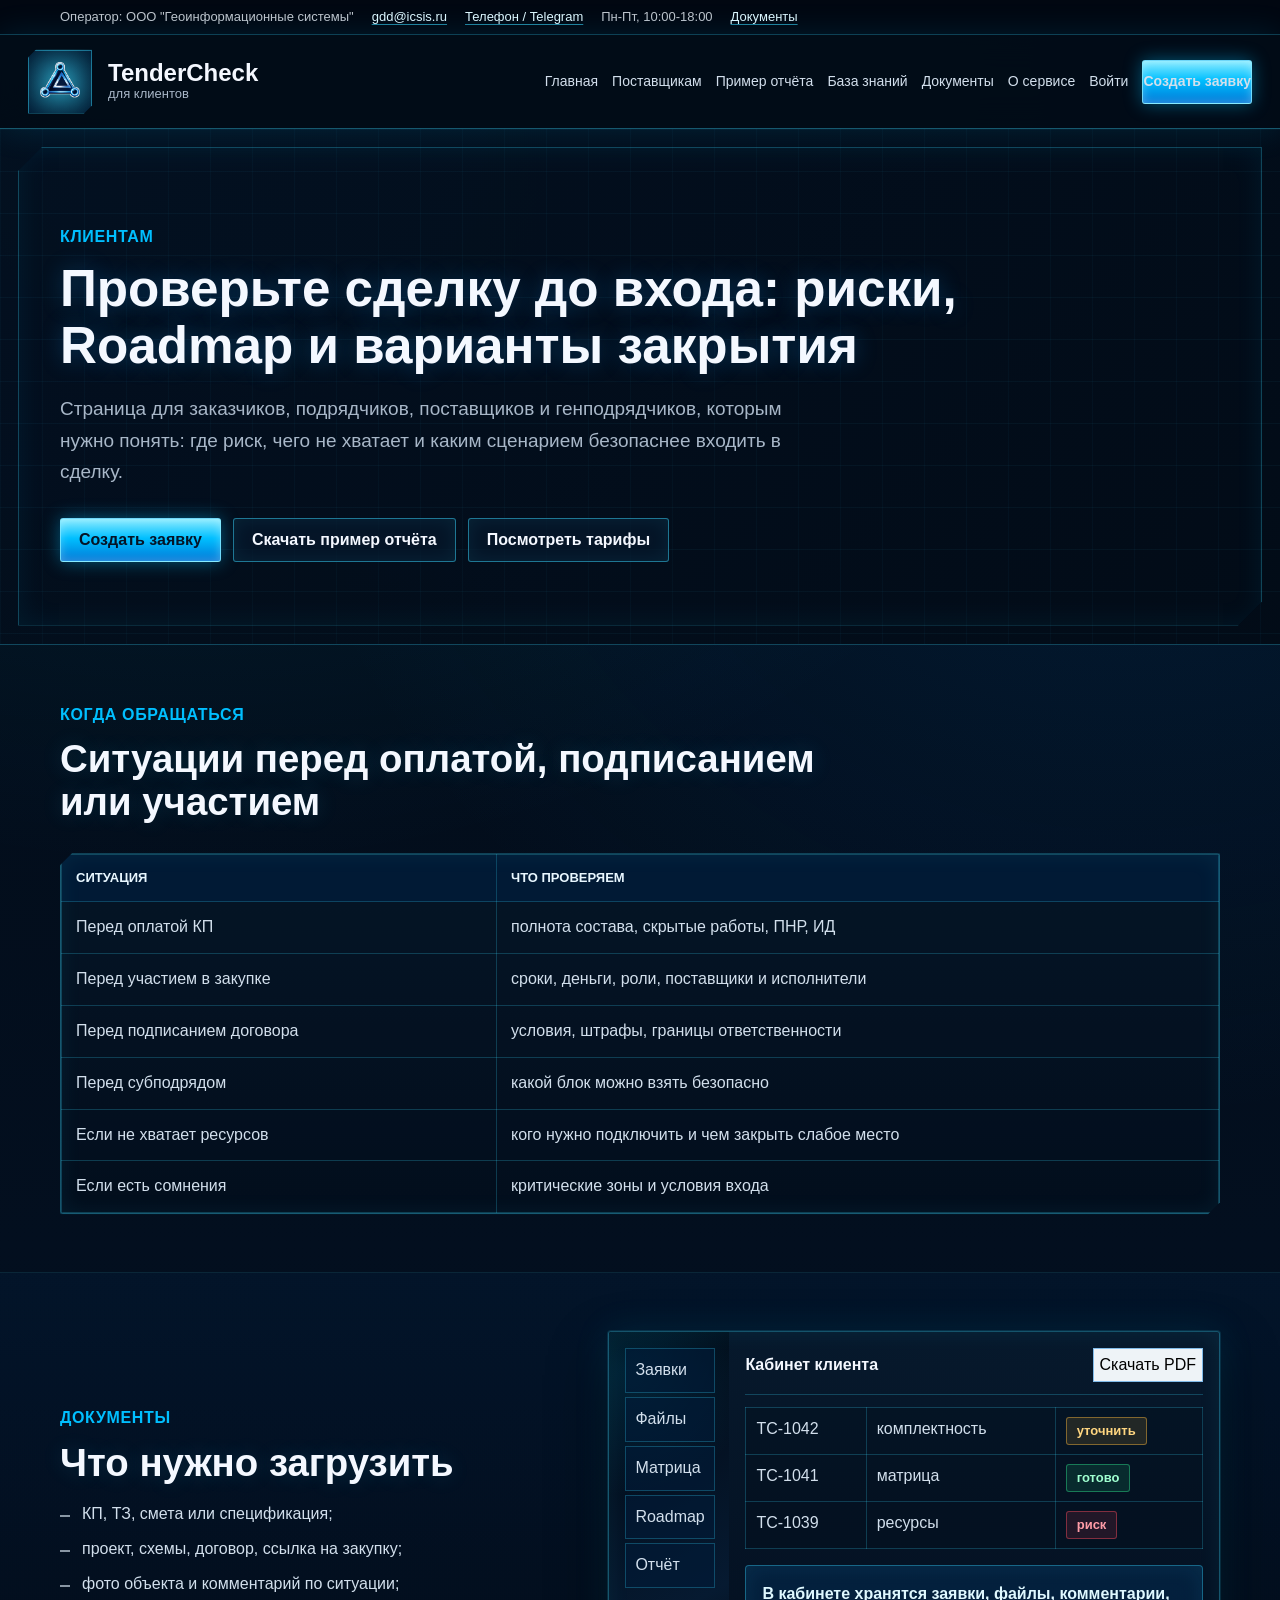
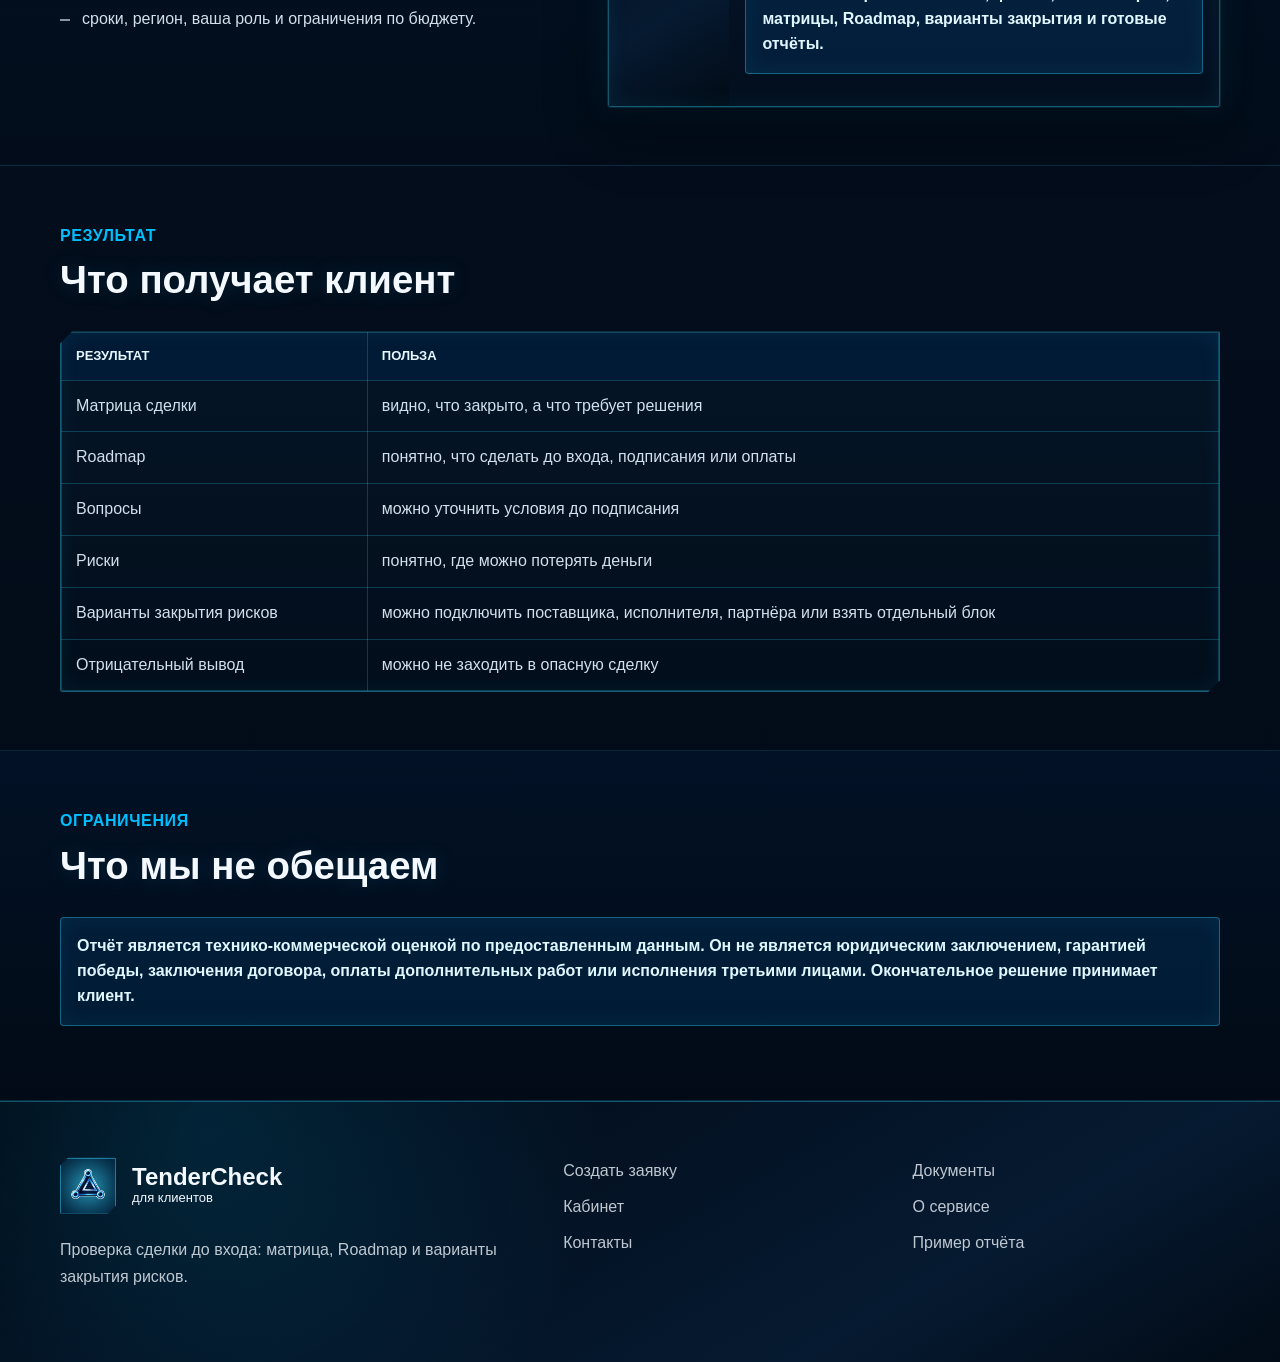
<file: clients.html>
<!doctype html>
<html lang="ru">
<head>
  <meta charset="utf-8">
  <meta name="viewport" content="width=device-width, initial-scale=1">
  <title>Клиентам - TenderCheck</title>
  <link rel="stylesheet" href="assets/css/styles.css">
</head>
<body class="portal-body">
  <header class="portal-header">
    <div class="service-bar"><div class="container service-bar-inner"><span>Оператор: ООО "Геоинформационные системы"</span><a href="mailto:gdd@icsis.ru">gdd@icsis.ru</a><a href="contacts.html">Телефон / Telegram</a><span>Пн-Пт, 10:00-18:00</span><a href="legal.html">Документы</a></div></div>
    <div class="site-header">
      <a class="brand" href="index.html"><img src="assets/img/logo-clean.png" alt=""><span><strong>TenderCheck</strong><small>для клиентов</small></span></a>
      <a class="mobile-quick-cta" href="index.html#upload">Заявка</a>
      <button class="nav-toggle" type="button" aria-label="Открыть меню"><span></span><span></span><span></span></button>
      <nav class="main-nav"><a href="index.html">Главная</a><a href="suppliers.html">Поставщикам</a><a href="report.html">Пример отчёта</a><a href="knowledge.html">База знаний</a><a href="legal.html">Документы</a><a href="about.html">О сервисе</a><a href="login.html">Войти</a><a class="nav-cta" href="index.html#upload">Создать заявку</a></nav>
    </div>
  </header>

  <main>
    <section class="page-hero portal-page-hero">
      <div class="container">
        <p class="eyebrow">Клиентам</p>
        <h1>Проверьте сделку до входа: риски, Roadmap и варианты закрытия</h1>
        <p class="lead">Страница для заказчиков, подрядчиков, поставщиков и генподрядчиков, которым нужно понять: где риск, чего не хватает и каким сценарием безопаснее входить в сделку.</p>
        <div class="hero-actions"><a class="button primary" href="index.html#upload">Создать заявку</a><a class="button secondary" href="assets/demo-report.pdf">Скачать пример отчёта</a><a class="button secondary" href="index.html#pricing">Посмотреть тарифы</a></div>
      </div>
    </section>

    <section class="section">
      <div class="container">
        <div class="section-heading"><p class="eyebrow">Когда обращаться</p><h2>Ситуации перед оплатой, подписанием или участием</h2></div>
        <div class="service-table-wrap">
          <table class="service-table">
            <thead><tr><th>Ситуация</th><th>Что проверяем</th></tr></thead>
            <tbody>
              <tr><td>Перед оплатой КП</td><td>полнота состава, скрытые работы, ПНР, ИД</td></tr>
              <tr><td>Перед участием в закупке</td><td>сроки, деньги, роли, поставщики и исполнители</td></tr>
              <tr><td>Перед подписанием договора</td><td>условия, штрафы, границы ответственности</td></tr>
              <tr><td>Перед субподрядом</td><td>какой блок можно взять безопасно</td></tr>
              <tr><td>Если не хватает ресурсов</td><td>кого нужно подключить и чем закрыть слабое место</td></tr>
              <tr><td>Если есть сомнения</td><td>критические зоны и условия входа</td></tr>
            </tbody>
          </table>
        </div>
      </div>
    </section>

    <section class="section muted">
      <div class="container two-column">
        <div>
          <p class="eyebrow">Документы</p>
          <h2>Что нужно загрузить</h2>
          <ul class="dash-list">
            <li>КП, ТЗ, смета или спецификация;</li>
            <li>проект, схемы, договор, ссылка на закупку;</li>
            <li>фото объекта и комментарий по ситуации;</li>
            <li>сроки, регион, ваша роль и ограничения по бюджету.</li>
          </ul>
        </div>
        <div class="interface-preview">
          <div class="preview-sidebar"><span>Заявки</span><span>Файлы</span><span>Матрица</span><span>Roadmap</span><span>Отчёт</span></div>
          <div class="preview-main">
            <div class="preview-toolbar"><strong>Кабинет клиента</strong><button>Скачать PDF</button></div>
            <table class="service-table compact-table"><tbody><tr><td>TC-1042</td><td>комплектность</td><td><span class="status yellow">уточнить</span></td></tr><tr><td>TC-1041</td><td>матрица</td><td><span class="status green">готово</span></td></tr><tr><td>TC-1039</td><td>ресурсы</td><td><span class="status red">риск</span></td></tr></tbody></table>
            <p class="note-box">В кабинете хранятся заявки, файлы, комментарии, матрицы, Roadmap, варианты закрытия и готовые отчёты.</p>
          </div>
        </div>
      </div>
    </section>

    <section class="section">
      <div class="container">
        <div class="section-heading"><p class="eyebrow">Результат</p><h2>Что получает клиент</h2></div>
        <div class="service-table-wrap">
          <table class="service-table">
            <thead><tr><th>Результат</th><th>Польза</th></tr></thead>
            <tbody>
              <tr><td>Матрица сделки</td><td>видно, что закрыто, а что требует решения</td></tr>
              <tr><td>Roadmap</td><td>понятно, что сделать до входа, подписания или оплаты</td></tr>
              <tr><td>Вопросы</td><td>можно уточнить условия до подписания</td></tr>
              <tr><td>Риски</td><td>понятно, где можно потерять деньги</td></tr>
              <tr><td>Варианты закрытия рисков</td><td>можно подключить поставщика, исполнителя, партнёра или взять отдельный блок</td></tr>
              <tr><td>Отрицательный вывод</td><td>можно не заходить в опасную сделку</td></tr>
            </tbody>
          </table>
        </div>
      </div>
    </section>

    <section class="section muted">
      <div class="container">
        <div class="section-heading"><p class="eyebrow">Ограничения</p><h2>Что мы не обещаем</h2></div>
        <p class="disclaimer">Отчёт является технико-коммерческой оценкой по предоставленным данным. Он не является юридическим заключением, гарантией победы, заключения договора, оплаты дополнительных работ или исполнения третьими лицами. Окончательное решение принимает клиент.</p>
      </div>
    </section>
  </main>

  <footer class="site-footer portal-footer"><div class="container footer-grid"><div><a class="brand footer-brand" href="index.html"><img src="assets/img/logo-clean.png" alt=""><span><strong>TenderCheck</strong><small>для клиентов</small></span></a><p>Проверка сделки до входа: матрица, Roadmap и варианты закрытия рисков.</p></div><nav><a href="index.html#upload">Создать заявку</a><a href="dashboard.html">Кабинет</a><a href="contacts.html">Контакты</a></nav><nav><a href="legal.html">Документы</a><a href="about.html">О сервисе</a><a href="assets/demo-report.pdf">Пример отчёта</a></nav></div></footer>
  <script src="assets/js/app.js"></script>
</body>
</html>
</file>
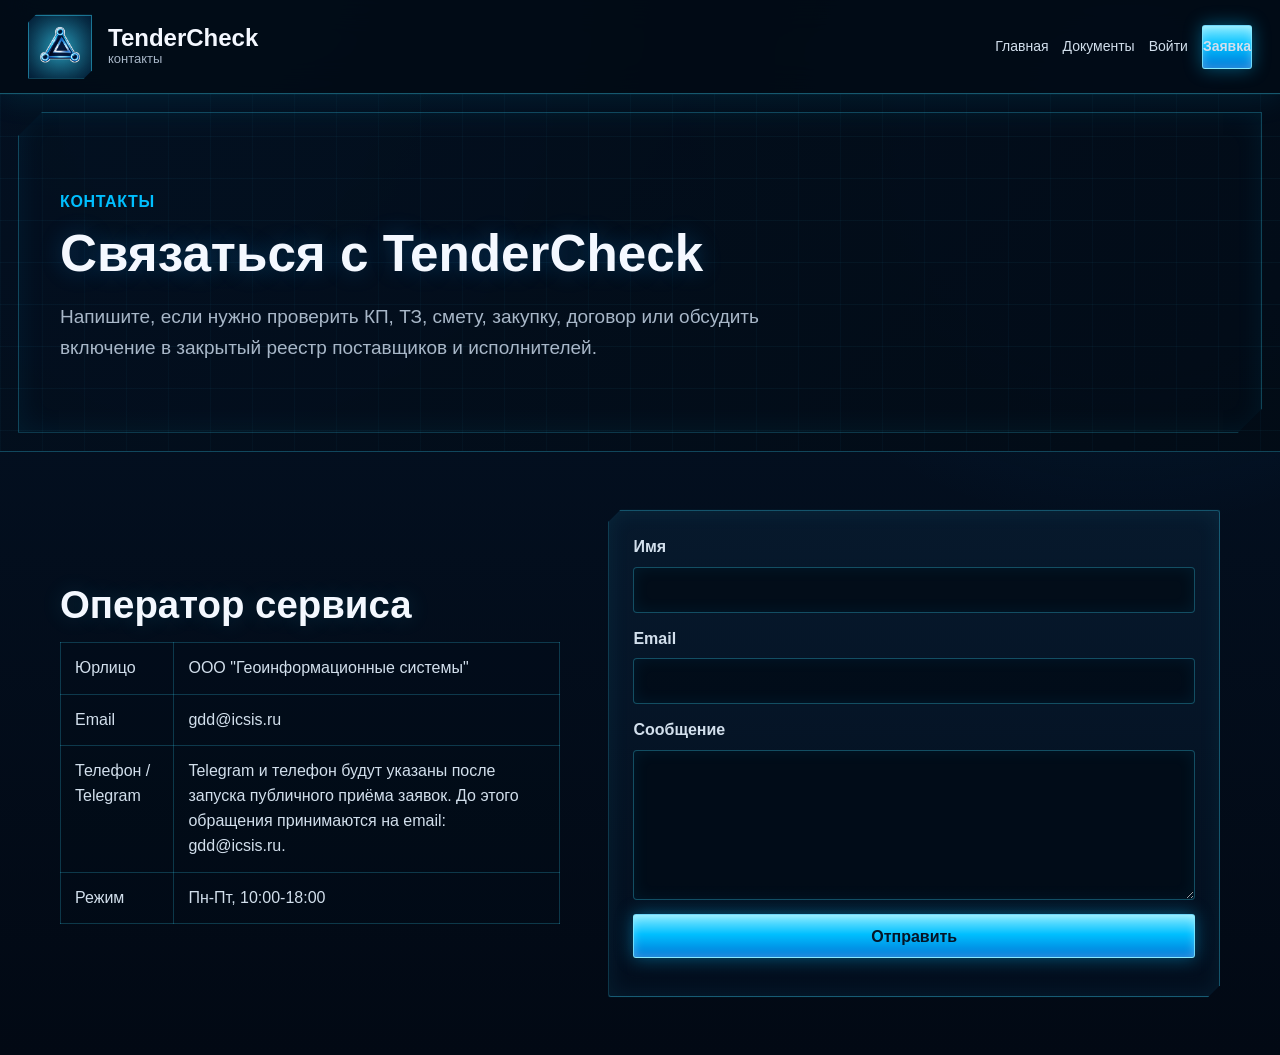
<file: contacts.html>
<!doctype html>
<html lang="ru">
<head>
  <meta charset="utf-8">
  <meta name="viewport" content="width=device-width, initial-scale=1">
  <title>Контакты - TenderCheck</title>
  <link rel="stylesheet" href="assets/css/styles.css">
</head>
<body class="portal-body">
  <header class="site-header"><a class="brand" href="index.html"><img src="assets/img/logo-clean.png" alt=""><span><strong>TenderCheck</strong><small>контакты</small></span></a><button class="nav-toggle" type="button" aria-label="Открыть меню"><span></span><span></span><span></span></button><nav class="main-nav"><a href="index.html">Главная</a><a href="legal.html">Документы</a><a href="login.html">Войти</a><a class="nav-cta" href="index.html#upload">Заявка</a></nav></header>
  <main>
    <section class="page-hero portal-page-hero"><div class="container"><p class="eyebrow">Контакты</p><h1>Связаться с TenderCheck</h1><p class="lead">Напишите, если нужно проверить КП, ТЗ, смету, закупку, договор или обсудить включение в закрытый реестр поставщиков и исполнителей.</p></div></section>
    <section class="section"><div class="container two-column"><div><h2>Оператор сервиса</h2><table class="service-table"><tbody><tr><td>Юрлицо</td><td>ООО "Геоинформационные системы"</td></tr><tr><td>Email</td><td><a href="mailto:gdd@icsis.ru">gdd@icsis.ru</a></td></tr><tr><td>Телефон / Telegram</td><td>Telegram и телефон будут указаны после запуска публичного приёма заявок. До этого обращения принимаются на email: <a href="mailto:gdd@icsis.ru">gdd@icsis.ru</a>.</td></tr><tr><td>Режим</td><td>Пн-Пт, 10:00-18:00</td></tr></tbody></table></div><form class="upload-form" data-api-form data-endpoint="/api/support" data-success="Сообщение отправлено оператору."><label>Имя<input name="name" required></label><label>Email<input type="email" name="email" required></label><label>Сообщение<textarea name="message" rows="5" required></textarea></label><button class="button primary">Отправить</button><p class="form-result" data-form-result></p></form></div></section>
  </main>
  <script src="assets/js/app.js"></script>
</body>
</html>
</file>
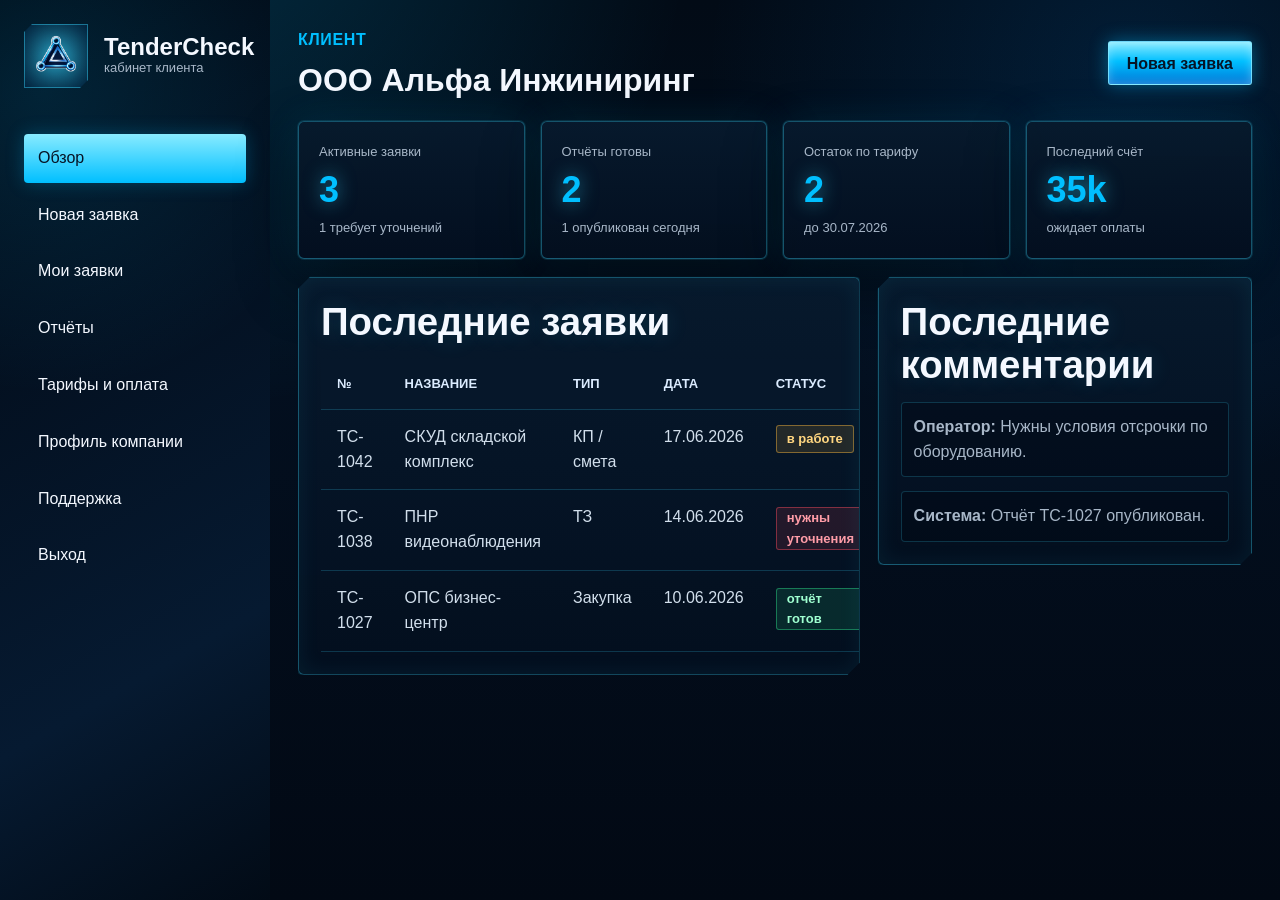
<file: dashboard.html>
<!doctype html>
<html lang="ru">
<head>
  <meta charset="utf-8">
  <meta name="viewport" content="width=device-width, initial-scale=1">
  <title>Кабинет клиента - TenderCheck</title>
  <link rel="stylesheet" href="assets/css/styles.css">
</head>
<body class="app-body">
  <aside class="app-sidebar">
    <a class="brand app-brand" href="index.html"><img src="assets/img/logo-clean.png" alt=""><span><strong>TenderCheck</strong><small>кабинет клиента</small></span></a>
    <nav class="app-nav" data-tab-nav>
      <a class="active" href="#overview" data-tab-link>Обзор</a>
      <a href="#new-application" data-tab-link>Новая заявка</a>
      <a href="#applications" data-tab-link>Мои заявки</a>
      <a href="#reports" data-tab-link>Отчёты</a>
      <a href="#billing" data-tab-link>Тарифы и оплата</a>
      <a href="#profile" data-tab-link>Профиль компании</a>
      <a href="#support" data-tab-link>Поддержка</a>
      <a href="index.html">Выход</a>
    </nav>
  </aside>

  <main class="app-main">
    <header class="app-topbar">
      <div><p class="eyebrow">Клиент</p><h1>ООО Альфа Инжиниринг</h1></div>
      <a class="button primary" href="#new-application">Новая заявка</a>
    </header>

    <section class="app-section active" id="overview" data-tab-panel>
      <div class="metric-grid">
        <article><span>Активные заявки</span><strong>3</strong><small>1 требует уточнений</small></article>
        <article><span>Отчёты готовы</span><strong>2</strong><small>1 опубликован сегодня</small></article>
        <article><span>Остаток по тарифу</span><strong>2</strong><small>до 30.07.2026</small></article>
        <article><span>Последний счёт</span><strong>35k</strong><small>ожидает оплаты</small></article>
      </div>
      <div class="app-grid">
        <article class="app-panel large">
          <h2>Последние заявки</h2>
          <table class="matrix-table">
            <thead><tr><th>№</th><th>Название</th><th>Тип</th><th>Дата</th><th>Статус</th><th>Тариф</th><th>Действие</th></tr></thead>
            <tbody>
              <tr><td>TC-1042</td><td>СКУД складской комплекс</td><td>КП / смета</td><td>17.06.2026</td><td><span class="status yellow">в работе</span></td><td>Полный</td><td><a href="#application-card">Открыть</a></td></tr>
              <tr><td>TC-1038</td><td>ПНР видеонаблюдения</td><td>ТЗ</td><td>14.06.2026</td><td><span class="status red">нужны уточнения</span></td><td>Детальный анализ</td><td><a href="#application-card">Открыть</a></td></tr>
              <tr><td>TC-1027</td><td>ОПС бизнес-центр</td><td>Закупка</td><td>10.06.2026</td><td><span class="status green">отчёт готов</span></td><td>Экспресс-анализ</td><td><a href="assets/demo-report.pdf">PDF</a></td></tr>
            </tbody>
          </table>
        </article>
        <article class="app-panel"><h2>Последние комментарии</h2><div class="comment-feed"><p><b>Оператор:</b> Нужны условия отсрочки по оборудованию.</p><p><b>Система:</b> Отчёт TC-1027 опубликован.</p></div></article>
      </div>
    </section>

    <section class="app-section" id="new-application" data-tab-panel>
      <article class="app-panel">
        <h2>Мастер новой заявки</h2>
        <form class="wizard-form" data-api-form data-endpoint="/api/applications" data-success="Заявка отправлена. Черновик удалён, статус созданной заявки: ожидает оплаты.">
          <div class="wizard-step"><span>1</span><h3>Тип задачи</h3><div class="pill-grid"><label><input type="radio" name="task_type" required value="Проверка КП"> Проверка КП</label><label><input type="radio" name="task_type" value="Проверка ТЗ"> Проверка ТЗ</label><label><input type="radio" name="task_type" value="Проверка сметы"> Проверка сметы</label><label><input type="radio" name="task_type" value="Разбор закупки"> Разбор закупки</label><label><input type="radio" name="task_type" value="Оценка объекта"> Оценка объекта</label><label><input type="radio" name="task_type" value="Подготовка к подписанию"> Подготовка к подписанию</label><label><input type="radio" name="task_type" value="Подбор ресурсов"> Подбор недостающих ресурсов</label><label><input type="radio" name="task_type" value="Сборка решения"> Запросить сборку решения</label></div></div>
          <div class="wizard-step"><span>2</span><h3>Кто вы</h3><div class="pill-grid"><label><input type="radio" name="client_role" required value="Заказчик"> Заказчик</label><label><input type="radio" name="client_role" value="Подрядчик"> Подрядчик</label><label><input type="radio" name="client_role" value="Поставщик"> Поставщик</label><label><input type="radio" name="client_role" value="Монтажная организация"> Монтажная организация</label><label><input type="radio" name="client_role" value="Генподрядчик"> Генподрядчик</label><label><input type="radio" name="client_role" value="Другое"> Другое</label></div></div>
          <div class="wizard-step"><span>3</span><h3>Данные сделки</h3><div class="form-grid"><label>Название объекта<input name="title" required></label><label>Регион<input name="region" required></label><label>Сумма<input name="budget" placeholder="12 000 000 ₽"></label><label>Срок исполнения<input name="deadline" placeholder="30.08.2026"></label><label>Краткое описание<textarea name="description" rows="4" required></textarea></label><label>Что хотите получить<textarea name="goal" rows="4"></textarea></label></div><fieldset class="checkbox-group"><legend>Что уже есть</legend><label><input type="checkbox" name="resources" value="supply"> поставка</label><label><input type="checkbox" name="resources" value="installation"> монтаж</label><label><input type="checkbox" name="resources" value="commissioning"> ПНР</label><label><input type="checkbox" name="resources" value="docs"> ИД</label><label><input type="checkbox" name="resources" value="design"> проект</label><label><input type="checkbox" name="resources" value="finance"> финансы</label></fieldset></div>
          <div class="wizard-step"><span>4</span><h3>Файлы</h3><label class="file-input dropzone"><input type="file" name="files" multiple accept=".pdf,.doc,.docx,.xls,.xlsx,.jpg,.jpeg,.png,.zip"><span>Перетащите файлы или выберите вручную</span><small data-file-label>PDF, DOCX, XLSX, JPG, PNG, ZIP до 50 МБ на файл</small></label></div>
          <button class="button secondary" type="button" data-save-draft>Сохранить черновик</button>
          <button class="button primary" type="submit">Отправить заявку</button>
          <p class="form-result" data-form-result></p>
        </form>
      </article>
    </section>

    <section class="app-section" id="applications" data-tab-panel>
      <article class="app-panel">
        <h2>Мои заявки</h2>
        <div class="filter-row" data-status-filters><button class="active" data-filter="all">Все</button><button data-filter="черновик">Черновик</button><button data-filter="ожидает оплаты">Ожидает оплаты</button><button data-filter="принята">Принята</button><button data-filter="нужны уточнения">Нужны уточнения</button><button data-filter="в работе">В работе</button><button data-filter="отчёт готов">Отчёт готов</button><button data-filter="завершена">Завершена</button><button data-filter="отказ">Отказ</button></div>
        <table class="matrix-table data-table">
          <thead><tr><th>№</th><th>Название</th><th>Тип</th><th>Дата</th><th>Статус</th><th>Тариф</th><th>Действие</th></tr></thead>
          <tbody>
            <tr data-status="в работе"><td>TC-1042</td><td>СКУД складской комплекс</td><td>КП</td><td>17.06.2026</td><td><span class="status yellow">в работе</span></td><td>Полный</td><td><a href="#application-card">Открыть</a></td></tr>
            <tr data-status="нужны уточнения"><td>TC-1038</td><td>ПНР видеонаблюдения</td><td>ТЗ</td><td>14.06.2026</td><td><span class="status red">нужны уточнения</span></td><td>Детальный анализ</td><td><a href="#application-card">Открыть</a></td></tr>
            <tr data-status="отчёт готов"><td>TC-1027</td><td>ОПС бизнес-центр</td><td>Закупка</td><td>10.06.2026</td><td><span class="status green">отчёт готов</span></td><td>Экспресс-анализ</td><td><a href="assets/demo-report.pdf">Скачать</a></td></tr>
          </tbody>
        </table>
      </article>
    </section>

    <section class="app-section" id="application-card" data-tab-panel>
      <div class="app-grid">
        <article class="app-panel large">
          <h2>Карточка заявки TC-1042</h2>
          <div class="detail-grid"><p><b>Тип:</b> КП / смета</p><p><b>Регион:</b> Свердловская область</p><p><b>Сумма:</b> 12 400 000 ₽</p><p><b>Срок:</b> 30.08.2026</p><p><b>Статус:</b> в работе</p><p><b>Оператор:</b> И. Орлов</p><p><b>Создана:</b> 17.06.2026</p><p><b>Срок выполнения:</b> 20.06.2026</p></div>
          <h3>Матрица 7 блоков</h3>
          <table class="matrix-table"><tbody><tr><td>Поставка</td><td><span class="status yellow">частично</span></td><td>нет отсрочки</td></tr><tr><td>Монтаж</td><td><span class="status green">закрыто</span></td><td>собственная бригада</td></tr><tr><td>ПНР</td><td><span class="status red">риск</span></td><td>нет инженера</td></tr><tr><td>ИД</td><td><span class="status red">риск</span></td><td>не учтена</td></tr><tr><td>Проектирование</td><td><span class="status yellow">частично</span></td><td>нужна РД</td></tr><tr><td>Финансы</td><td><span class="status red">риск</span></td><td>нет БГ</td></tr><tr><td>Договорные риски</td><td><span class="status yellow">высокий риск</span></td><td>сжатые сроки и значительные штрафные санкции</td></tr></tbody></table>
          <h3>Итоговый вывод</h3><p class="note-box">Вход возможен при условиях: закрыть ПНР, ИД и финансовое обеспечение до подписания договора.</p>
          <h3>Roadmap до входа</h3><ol class="roadmap"><li>Запросить финальные сроки поставки.</li><li>Вынести ИД отдельной строкой в смету.</li><li>Подтвердить инженера ПНР в регионе.</li><li>Согласовать БГ или отсрочку.</li></ol>
          <h3>Варианты закрытия слабых мест</h3><p class="note-box">ПНР — подключить регионального инженера; ИД — вынести отдельным блоком; финансы — согласовать БГ, отсрочку или аванс.</p>
        </article>
        <article class="app-panel">
          <h2>Файлы</h2><ul class="file-list"><li>КП_СКУД.pdf <a href="#">скачать</a></li><li>Смета.xlsx <a href="#">скачать</a></li></ul><label class="file-input"><input type="file" multiple><span>Дозагрузить файлы</span><small data-file-label>PDF, XLSX, ZIP</small></label>
          <h2>Комментарии</h2><div class="comment-feed"><p><b>Клиент:</b> Нужно понять, идти ли головным.</p><p><b>Оператор:</b> Добавьте условия оплаты от заказчика.</p><p><b>Система:</b> Матрица обновлена.</p></div><form data-api-form data-endpoint="/api/comments" data-success="Комментарий отправлен."><textarea name="text" rows="3" required placeholder="Комментарий оператору"></textarea><button class="button secondary" type="submit">Отправить</button><p class="form-result" data-form-result></p></form>
          <h2>Поставщики и исполнители</h2><p class="disclaimer">Показанные компании рассматриваются как варианты закрытия слабых мест. TenderCheck не является стороной договоров между клиентом и рекомендованными компаниями, если иное не оформлено отдельным соглашением.</p>
          <h2>Вопросы к стороне</h2><ul class="dash-list"><li>Подтвердить сроки поставки и отсрочку.</li><li>Уточнить, входит ли ИД в цену.</li><li>Согласовать порядок сдачи ПНР.</li></ul>
          <h2>Отчёты</h2><a class="button primary" href="assets/demo-report.pdf">Скачать PDF</a><a class="button secondary" href="#">Скачать приложения</a><button class="button secondary" type="button" data-modal-open="deal-build">Запросить сборку решения</button>
        </article>
      </div>
    </section>

    <section class="app-section" id="reports" data-tab-panel><article class="app-panel"><h2>Отчёты</h2><table class="matrix-table"><thead><tr><th>Дата</th><th>Заявка</th><th>Тип</th><th>Формат</th><th>Скачать</th></tr></thead><tbody><tr><td>17.06.2026</td><td>TC-1042</td><td>Матрица сделки и Roadmap</td><td>PDF</td><td><a href="assets/demo-report.pdf">PDF</a></td></tr><tr><td>10.06.2026</td><td>TC-1027</td><td>Экспресс-скрининг</td><td>PDF</td><td><a href="assets/demo-report.pdf">PDF</a></td></tr></tbody></table></article></section>

    <section class="app-section" id="billing" data-tab-panel><div class="app-grid"><article class="app-panel"><h2>Тарифы и баланс</h2><div class="detail-grid"><p><b>Тариф:</b> Абонентское сопровождение</p><p><b>Лимит:</b> 5 заявок</p><p><b>Использовано:</b> 3</p><p><b>Осталось:</b> 2</p><p><b>Срок действия:</b> до 30.07.2026</p></div><button class="button primary">Докупить заявку</button></article><article class="app-panel"><h2>Счета и акты</h2><table class="matrix-table"><tbody><tr><td>Счёт 24-061</td><td><span class="status yellow">ожидает оплаты</span></td><td>35 000 ₽</td></tr><tr><td>Акт 24-053</td><td><span class="status green">закрыт</span></td><td>60 000 ₽</td></tr></tbody></table></article></div></section>

    <section class="app-section" id="profile" data-tab-panel><article class="app-panel"><h2>Профиль компании</h2><form class="upload-form" data-api-form data-endpoint="/api/company" data-success="Профиль компании сохранён."><div class="form-grid"><label>Название<input name="name" value="ООО Альфа Инжиниринг"></label><label>ИНН<input name="inn" value="7700000000"></label><label>ОГРН<input name="ogrn"></label><label>Юрадрес<input name="legal_address"></label><label>Фактический адрес<input name="actual_address"></label><label>Контактное лицо<input name="contact_person"></label><label>Телефон<input name="phone"></label><label>Email<input name="email"></label><label>Регион<input name="region"></label><label>НДС<select name="vat"><option>Да</option><option>Нет</option></select></label><label>Сфера деятельности<textarea name="business_scope" rows="3"></textarea></label><label>Свои ресурсы<textarea name="resources" rows="3"></textarea></label></div><button class="button primary" type="submit">Сохранить</button><p class="form-result" data-form-result></p></form></article></section>

    <section class="app-section" id="support" data-tab-panel><article class="app-panel"><h2>Поддержка</h2><p>Пишите оператору по заявке или создайте обращение в поддержку.</p><form data-api-form data-endpoint="/api/support" data-success="Обращение отправлено."><textarea name="message" rows="5" required placeholder="Опишите вопрос"></textarea><button class="button primary" type="submit">Отправить</button><p class="form-result" data-form-result></p></form></article></section>
  </main>

  <div class="modal" data-modal="deal-build" hidden><div class="modal-dialog"><button class="modal-close" data-modal-close>&times;</button><h2>Запросить сборку решения</h2><p>Оператор уточнит роли, бюджет, ответственность сторон и возможные варианты закрытия слабых мест.</p><button class="button primary" data-modal-close>Понятно</button></div></div>
  <script src="assets/js/app.js"></script>
</body>
</html>
</file>
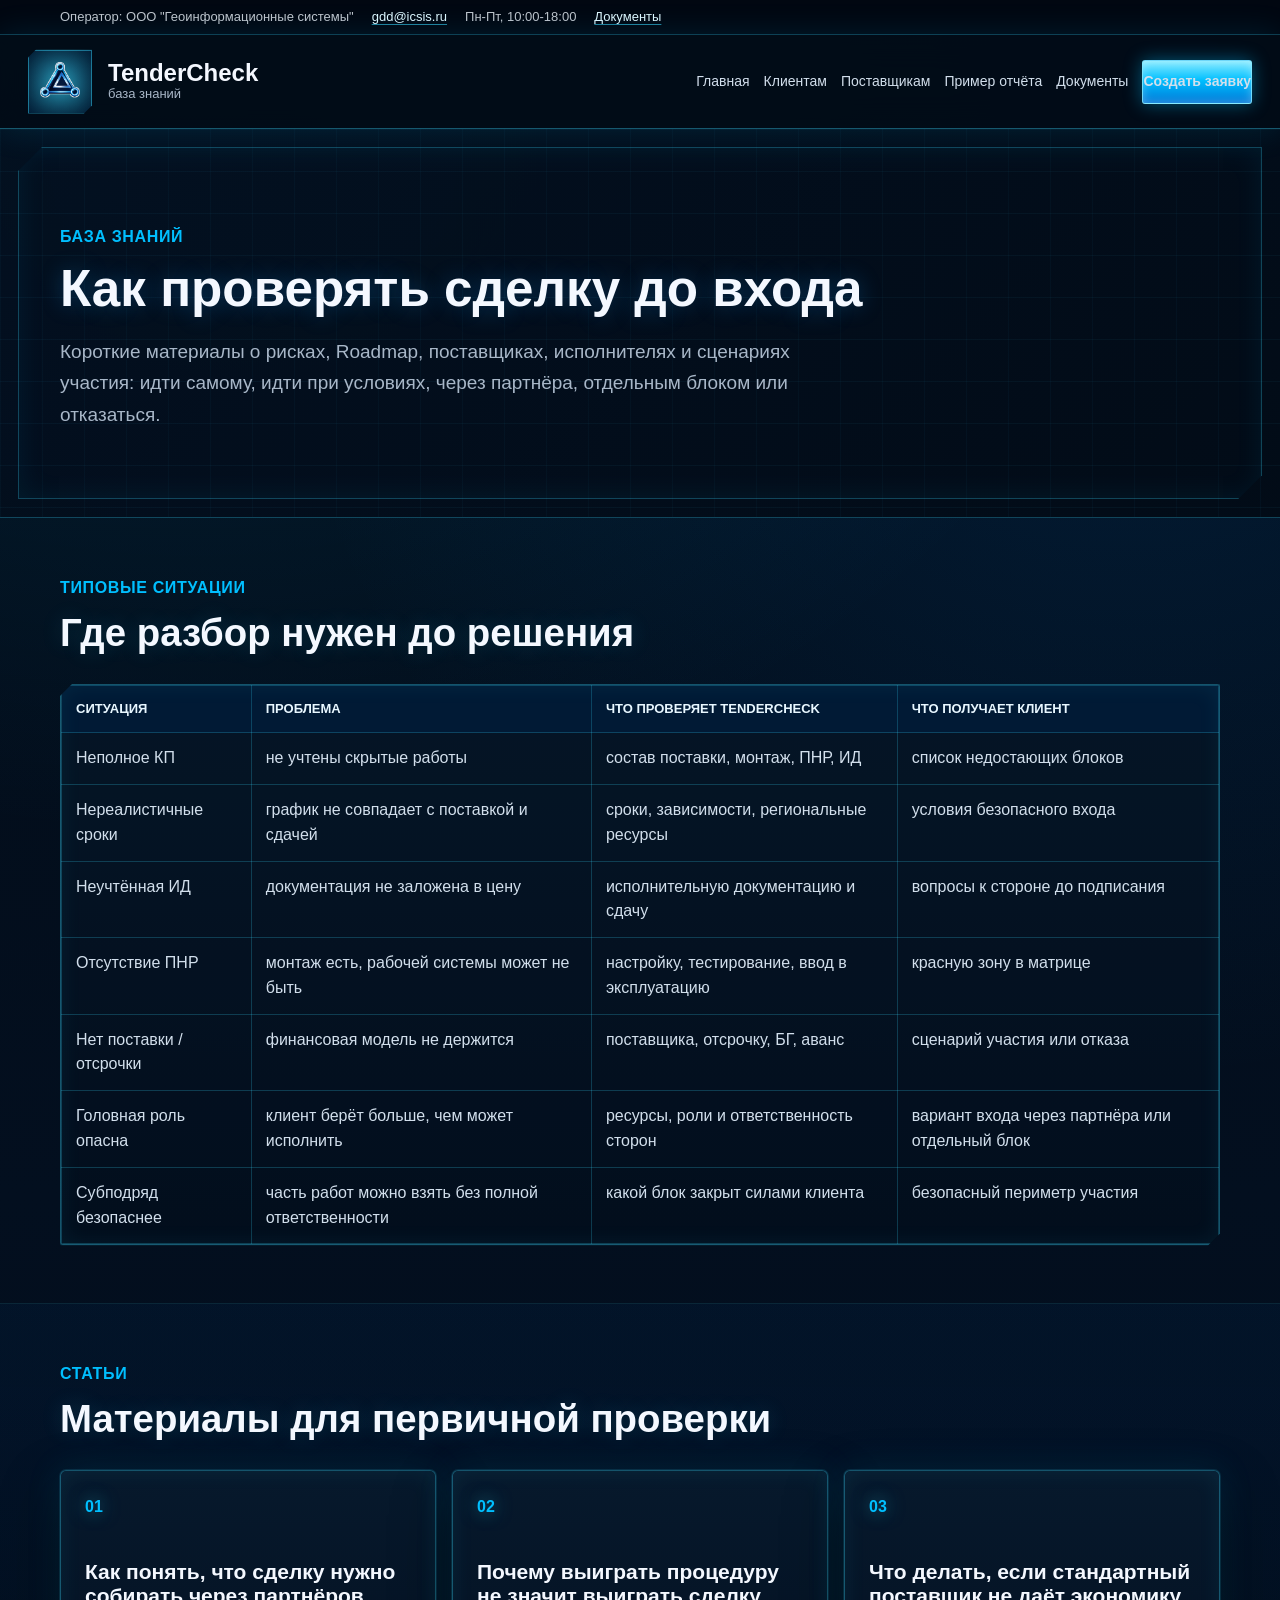
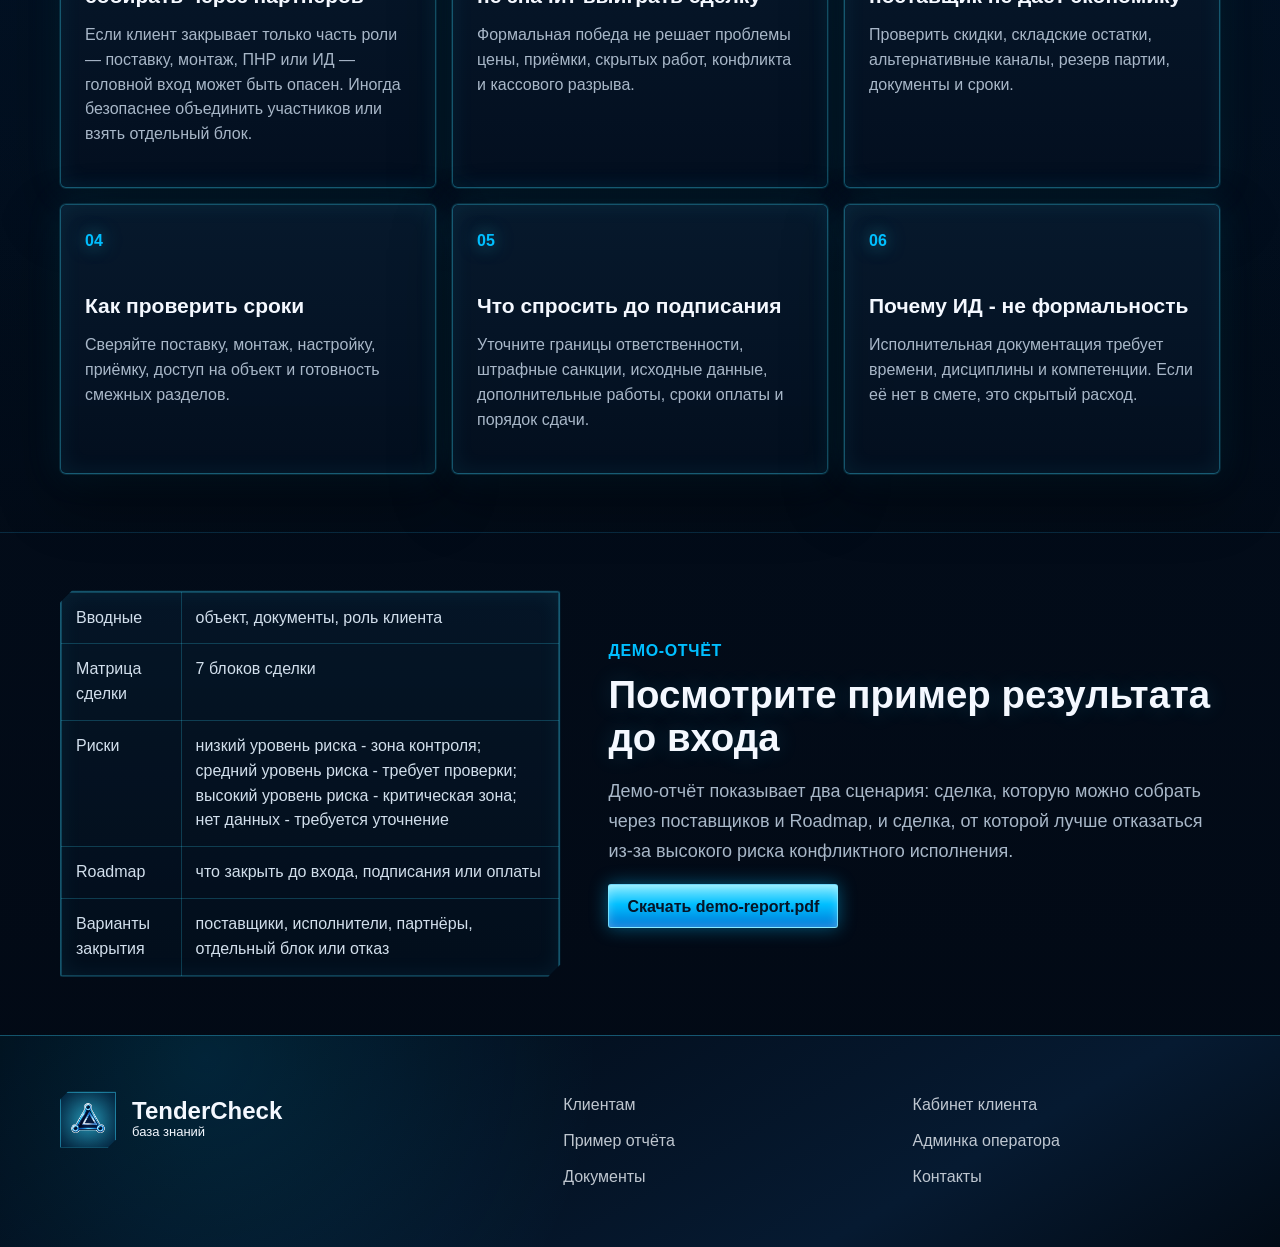
<file: knowledge.html>
<!doctype html>
<html lang="ru">
<head>
  <meta charset="utf-8">
  <meta name="viewport" content="width=device-width, initial-scale=1">
  <title>База знаний - TenderCheck</title>
  <link rel="stylesheet" href="assets/css/styles.css">
</head>
<body class="portal-body">
  <header class="portal-header">
    <div class="service-bar"><div class="container service-bar-inner"><span>Оператор: ООО "Геоинформационные системы"</span><a href="mailto:gdd@icsis.ru">gdd@icsis.ru</a><span>Пн-Пт, 10:00-18:00</span><a href="legal.html">Документы</a></div></div>
    <div class="site-header"><a class="brand" href="index.html"><img src="assets/img/logo-clean.png" alt=""><span><strong>TenderCheck</strong><small>база знаний</small></span></a><button class="nav-toggle" type="button" aria-label="Открыть меню"><span></span><span></span><span></span></button><nav class="main-nav"><a href="index.html">Главная</a><a href="clients.html">Клиентам</a><a href="suppliers.html">Поставщикам</a><a href="report.html">Пример отчёта</a><a href="legal.html">Документы</a><a class="nav-cta" href="index.html#upload">Создать заявку</a></nav></div>
  </header>

  <main>
    <section class="page-hero portal-page-hero">
      <div class="container">
        <p class="eyebrow">База знаний</p>
        <h1>Как проверять сделку до входа</h1>
        <p class="lead">Короткие материалы о рисках, Roadmap, поставщиках, исполнителях и сценариях участия: идти самому, идти при условиях, через партнёра, отдельным блоком или отказаться.</p>
      </div>
    </section>

    <section class="section">
      <div class="container">
        <div class="section-heading"><p class="eyebrow">Типовые ситуации</p><h2>Где разбор нужен до решения</h2></div>
        <div class="service-table-wrap">
          <table class="service-table">
            <thead><tr><th>Ситуация</th><th>Проблема</th><th>Что проверяет TenderCheck</th><th>Что получает клиент</th></tr></thead>
            <tbody>
              <tr><td>Неполное КП</td><td>не учтены скрытые работы</td><td>состав поставки, монтаж, ПНР, ИД</td><td>список недостающих блоков</td></tr>
              <tr><td>Нереалистичные сроки</td><td>график не совпадает с поставкой и сдачей</td><td>сроки, зависимости, региональные ресурсы</td><td>условия безопасного входа</td></tr>
              <tr><td>Неучтённая ИД</td><td>документация не заложена в цену</td><td>исполнительную документацию и сдачу</td><td>вопросы к стороне до подписания</td></tr>
              <tr><td>Отсутствие ПНР</td><td>монтаж есть, рабочей системы может не быть</td><td>настройку, тестирование, ввод в эксплуатацию</td><td>красную зону в матрице</td></tr>
              <tr><td>Нет поставки / отсрочки</td><td>финансовая модель не держится</td><td>поставщика, отсрочку, БГ, аванс</td><td>сценарий участия или отказа</td></tr>
              <tr><td>Головная роль опасна</td><td>клиент берёт больше, чем может исполнить</td><td>ресурсы, роли и ответственность сторон</td><td>вариант входа через партнёра или отдельный блок</td></tr>
              <tr><td>Субподряд безопаснее</td><td>часть работ можно взять без полной ответственности</td><td>какой блок закрыт силами клиента</td><td>безопасный периметр участия</td></tr>
            </tbody>
          </table>
        </div>
      </div>
    </section>

    <section class="section muted" id="articles">
      <div class="container">
        <div class="section-heading"><p class="eyebrow">Статьи</p><h2>Материалы для первичной проверки</h2></div>
        <div class="feature-grid three">
          <article class="feature-card"><span class="card-index">01</span><h3>Как понять, что сделку нужно собирать через партнёров</h3><p>Если клиент закрывает только часть роли — поставку, монтаж, ПНР или ИД — головной вход может быть опасен. Иногда безопаснее объединить участников или взять отдельный блок.</p></article>
          <article class="feature-card"><span class="card-index">02</span><h3>Почему выиграть процедуру не значит выиграть сделку</h3><p>Формальная победа не решает проблемы цены, приёмки, скрытых работ, конфликта и кассового разрыва.</p></article>
          <article class="feature-card"><span class="card-index">03</span><h3>Что делать, если стандартный поставщик не даёт экономику</h3><p>Проверить скидки, складские остатки, альтернативные каналы, резерв партии, документы и сроки.</p></article>
          <article class="feature-card"><span class="card-index">04</span><h3>Как проверить сроки</h3><p>Сверяйте поставку, монтаж, настройку, приёмку, доступ на объект и готовность смежных разделов.</p></article>
          <article class="feature-card"><span class="card-index">05</span><h3>Что спросить до подписания</h3><p>Уточните границы ответственности, штрафные санкции, исходные данные, дополнительные работы, сроки оплаты и порядок сдачи.</p></article>
          <article class="feature-card"><span class="card-index">06</span><h3>Почему ИД - не формальность</h3><p>Исполнительная документация требует времени, дисциплины и компетенции. Если её нет в смете, это скрытый расход.</p></article>
        </div>
      </div>
    </section>

    <section class="section" id="demo-report">
      <div class="container two-column">
        <div class="service-table-wrap"><table class="service-table"><tbody><tr><td>Вводные</td><td>объект, документы, роль клиента</td></tr><tr><td>Матрица сделки</td><td>7 блоков сделки</td></tr><tr><td>Риски</td><td>низкий уровень риска - зона контроля; средний уровень риска - требует проверки; высокий уровень риска - критическая зона; нет данных - требуется уточнение</td></tr><tr><td>Roadmap</td><td>что закрыть до входа, подписания или оплаты</td></tr><tr><td>Варианты закрытия</td><td>поставщики, исполнители, партнёры, отдельный блок или отказ</td></tr></tbody></table></div>
        <div><p class="eyebrow">Демо-отчёт</p><h2>Посмотрите пример результата до входа</h2><p class="section-copy">Демо-отчёт показывает два сценария: сделка, которую можно собрать через поставщиков и Roadmap, и сделка, от которой лучше отказаться из-за высокого риска конфликтного исполнения.</p><a class="button primary" href="assets/demo-report.pdf">Скачать demo-report.pdf</a></div>
      </div>
    </section>
  </main>

  <footer class="site-footer portal-footer"><div class="container footer-grid"><div><a class="brand footer-brand" href="index.html"><img src="assets/img/logo-clean.png" alt=""><span><strong>TenderCheck</strong><small>база знаний</small></span></a></div><nav><a href="clients.html">Клиентам</a><a href="report.html">Пример отчёта</a><a href="legal.html">Документы</a></nav><nav><a href="dashboard.html">Кабинет клиента</a><a href="admin.html">Админка оператора</a><a href="contacts.html">Контакты</a></nav></div></footer>
  <script src="assets/js/app.js"></script>
</body>
</html>
</file>
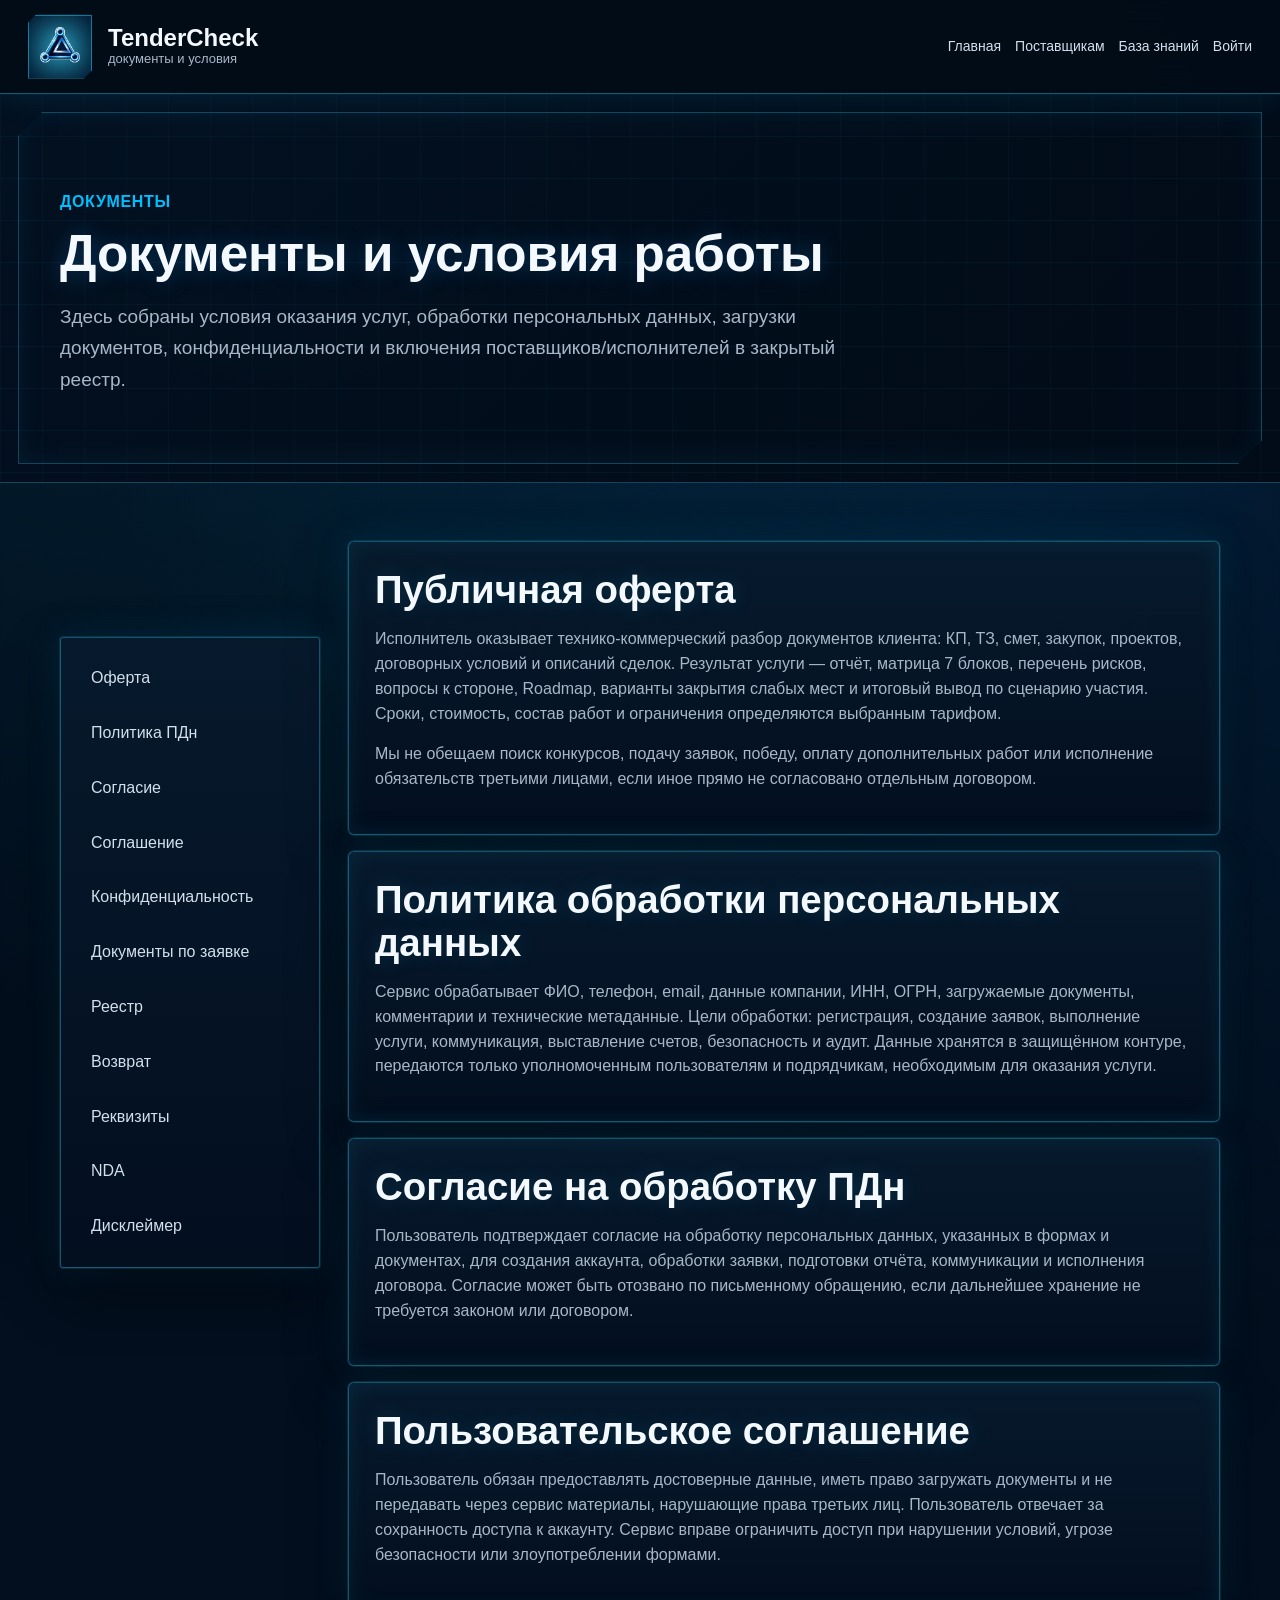
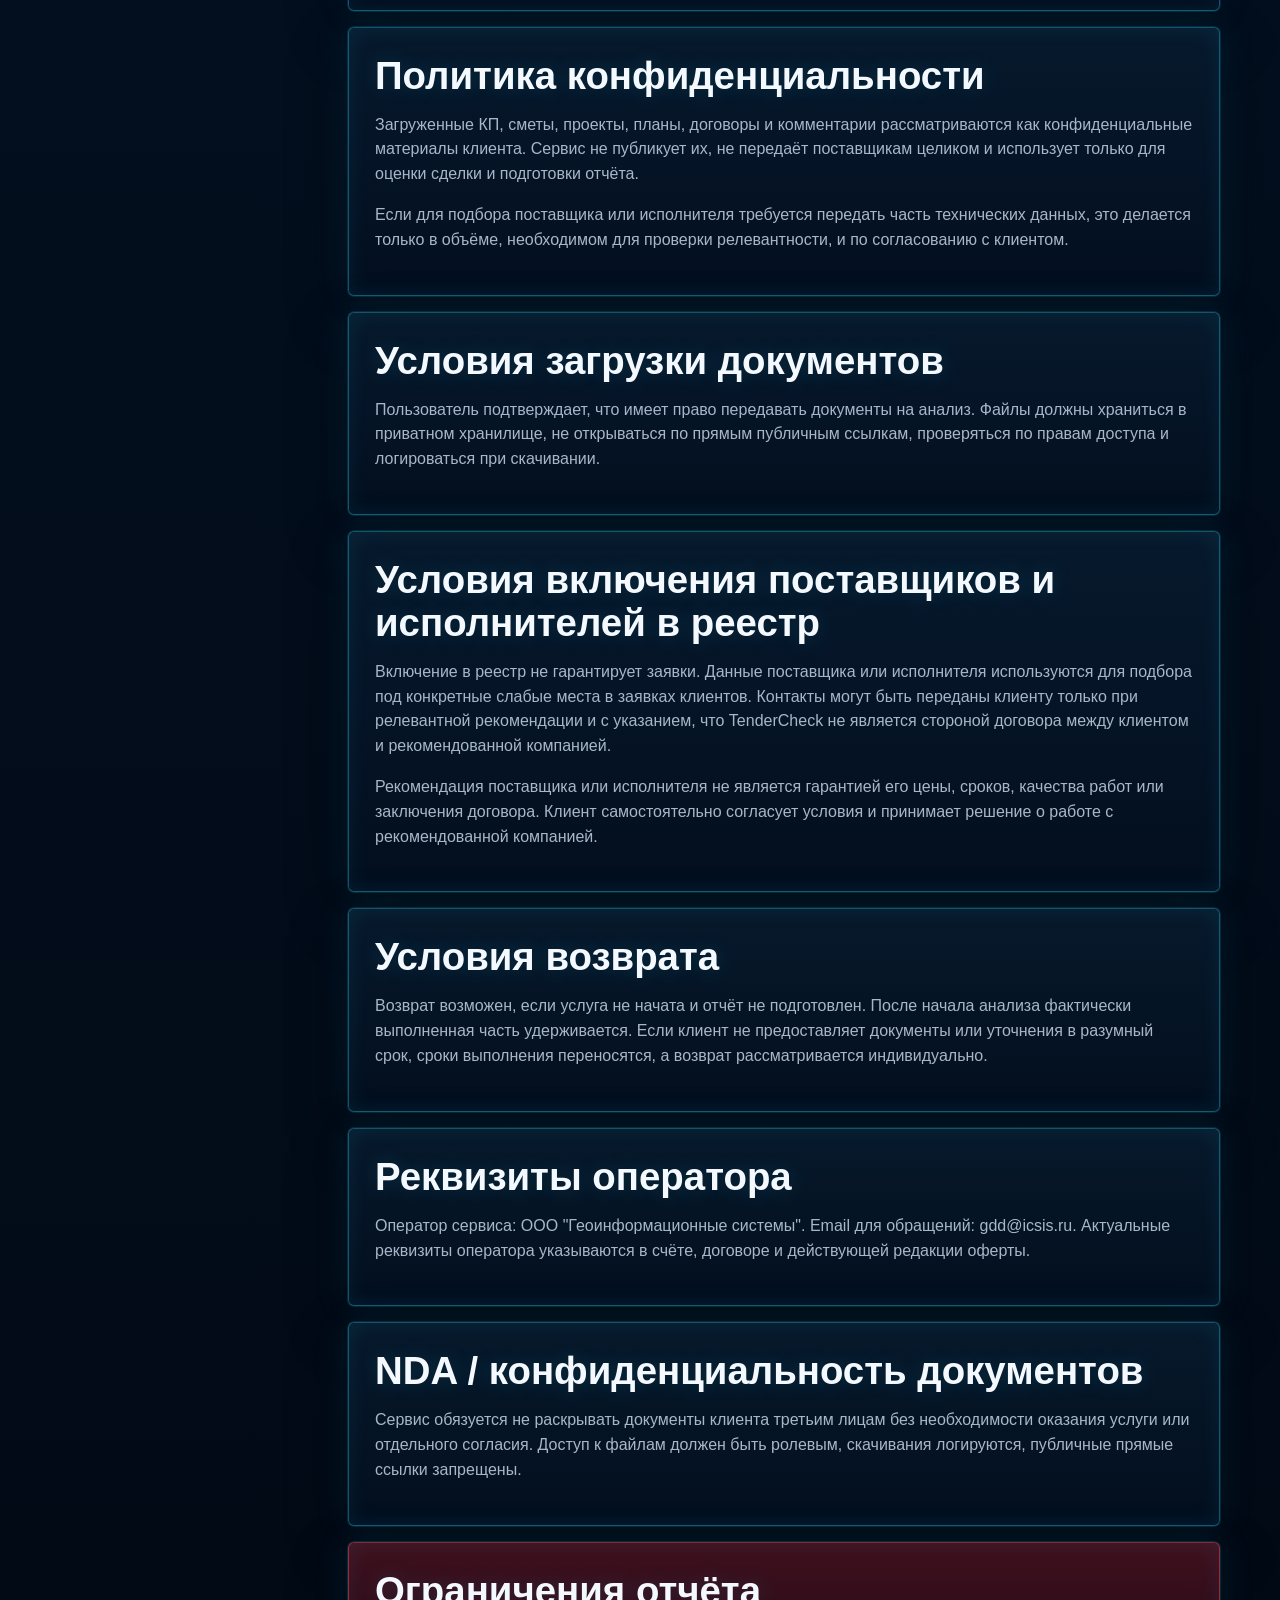
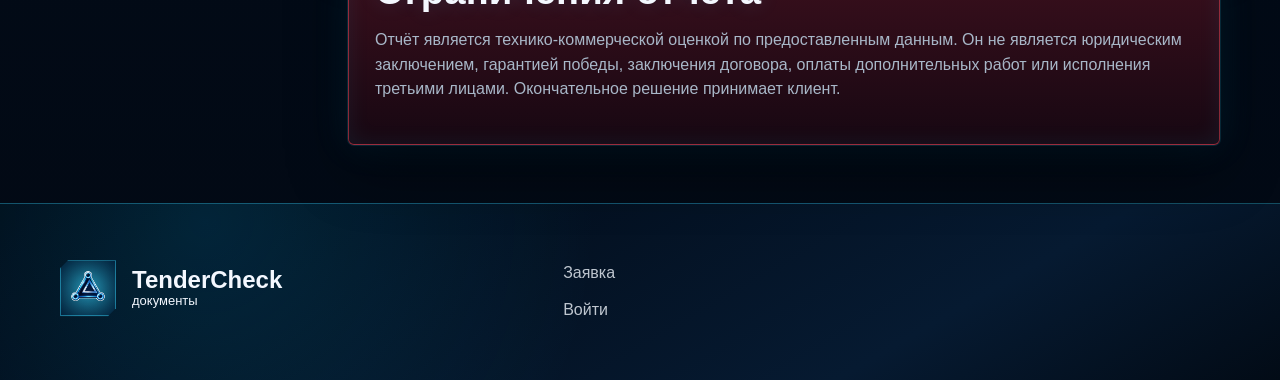
<file: legal.html>
<!doctype html>
<html lang="ru">
<head>
  <meta charset="utf-8">
  <meta name="viewport" content="width=device-width, initial-scale=1">
  <title>Юридические документы - TenderCheck</title>
  <link rel="stylesheet" href="assets/css/styles.css">
</head>
<body>
  <header class="site-header">
    <a class="brand" href="index.html"><img src="assets/img/logo-clean.png" alt=""><span><strong>TenderCheck</strong><small>документы и условия</small></span></a>
    <button class="nav-toggle" type="button" aria-label="Открыть меню" aria-expanded="false"><span></span><span></span><span></span></button>
    <nav class="main-nav"><a href="index.html">Главная</a><a href="suppliers.html">Поставщикам</a><a href="knowledge.html">База знаний</a><a href="login.html">Войти</a></nav>
  </header>
  <main>
    <section class="page-hero"><div class="container"><p class="eyebrow">Документы</p><h1>Документы и условия работы</h1><p class="lead">Здесь собраны условия оказания услуг, обработки персональных данных, загрузки документов, конфиденциальности и включения поставщиков/исполнителей в закрытый реестр.</p></div></section>
    <section class="section">
      <div class="container legal-layout">
        <aside class="legal-nav">
          <a href="#offer">Оферта</a><a href="#personal-data">Политика ПДн</a><a href="#consent">Согласие</a><a href="#user-agreement">Соглашение</a><a href="#privacy">Конфиденциальность</a><a href="#upload-terms">Документы по заявке</a><a href="#registry">Реестр</a><a href="#refund">Возврат</a><a href="#requisites">Реквизиты</a><a href="#nda">NDA</a><a href="#disclaimer">Дисклеймер</a>
        </aside>
        <div class="legal-content">
          <article id="offer"><h2>Публичная оферта</h2><p>Исполнитель оказывает технико-коммерческий разбор документов клиента: КП, ТЗ, смет, закупок, проектов, договорных условий и описаний сделок. Результат услуги — отчёт, матрица 7 блоков, перечень рисков, вопросы к стороне, Roadmap, варианты закрытия слабых мест и итоговый вывод по сценарию участия. Сроки, стоимость, состав работ и ограничения определяются выбранным тарифом.</p><p>Мы не обещаем поиск конкурсов, подачу заявок, победу, оплату дополнительных работ или исполнение обязательств третьими лицами, если иное прямо не согласовано отдельным договором.</p></article>
          <article id="personal-data"><h2>Политика обработки персональных данных</h2><p>Сервис обрабатывает ФИО, телефон, email, данные компании, ИНН, ОГРН, загружаемые документы, комментарии и технические метаданные. Цели обработки: регистрация, создание заявок, выполнение услуги, коммуникация, выставление счетов, безопасность и аудит. Данные хранятся в защищённом контуре, передаются только уполномоченным пользователям и подрядчикам, необходимым для оказания услуги.</p></article>
          <article id="consent"><h2>Согласие на обработку ПДн</h2><p>Пользователь подтверждает согласие на обработку персональных данных, указанных в формах и документах, для создания аккаунта, обработки заявки, подготовки отчёта, коммуникации и исполнения договора. Согласие может быть отозвано по письменному обращению, если дальнейшее хранение не требуется законом или договором.</p></article>
          <article id="user-agreement"><h2>Пользовательское соглашение</h2><p>Пользователь обязан предоставлять достоверные данные, иметь право загружать документы и не передавать через сервис материалы, нарушающие права третьих лиц. Пользователь отвечает за сохранность доступа к аккаунту. Сервис вправе ограничить доступ при нарушении условий, угрозе безопасности или злоупотреблении формами.</p></article>
          <article id="privacy"><h2>Политика конфиденциальности</h2><p>Загруженные КП, сметы, проекты, планы, договоры и комментарии рассматриваются как конфиденциальные материалы клиента. Сервис не публикует их, не передаёт поставщикам целиком и использует только для оценки сделки и подготовки отчёта.</p><p>Если для подбора поставщика или исполнителя требуется передать часть технических данных, это делается только в объёме, необходимом для проверки релевантности, и по согласованию с клиентом.</p></article>
          <article id="upload-terms"><h2>Условия загрузки документов</h2><p>Пользователь подтверждает, что имеет право передавать документы на анализ. Файлы должны храниться в приватном хранилище, не открываться по прямым публичным ссылкам, проверяться по правам доступа и логироваться при скачивании.</p></article>
          <article id="registry"><h2>Условия включения поставщиков и исполнителей в реестр</h2><p>Включение в реестр не гарантирует заявки. Данные поставщика или исполнителя используются для подбора под конкретные слабые места в заявках клиентов. Контакты могут быть переданы клиенту только при релевантной рекомендации и с указанием, что TenderCheck не является стороной договора между клиентом и рекомендованной компанией.</p><p>Рекомендация поставщика или исполнителя не является гарантией его цены, сроков, качества работ или заключения договора. Клиент самостоятельно согласует условия и принимает решение о работе с рекомендованной компанией.</p></article>
          <article id="refund"><h2>Условия возврата</h2><p>Возврат возможен, если услуга не начата и отчёт не подготовлен. После начала анализа фактически выполненная часть удерживается. Если клиент не предоставляет документы или уточнения в разумный срок, сроки выполнения переносятся, а возврат рассматривается индивидуально.</p></article>
          <article id="requisites"><h2>Реквизиты оператора</h2><p>Оператор сервиса: ООО "Геоинформационные системы". Email для обращений: gdd@icsis.ru. Актуальные реквизиты оператора указываются в счёте, договоре и действующей редакции оферты.</p></article>
          <article id="nda"><h2>NDA / конфиденциальность документов</h2><p>Сервис обязуется не раскрывать документы клиента третьим лицам без необходимости оказания услуги или отдельного согласия. Доступ к файлам должен быть ролевым, скачивания логируются, публичные прямые ссылки запрещены.</p></article>
          <article id="disclaimer" class="legal-warning"><h2>Ограничения отчёта</h2><p>Отчёт является технико-коммерческой оценкой по предоставленным данным. Он не является юридическим заключением, гарантией победы, заключения договора, оплаты дополнительных работ или исполнения третьими лицами. Окончательное решение принимает клиент.</p></article>
        </div>
      </div>
    </section>
  </main>
  <footer class="site-footer"><div class="container footer-grid"><div><a class="brand footer-brand" href="index.html"><img src="assets/img/logo-clean.png" alt=""><span><strong>TenderCheck</strong><small>документы</small></span></a></div><nav><a href="index.html#upload">Заявка</a><a href="login.html">Войти</a></nav></div></footer>
  <script src="assets/js/app.js"></script>
</body>
</html>
</file>
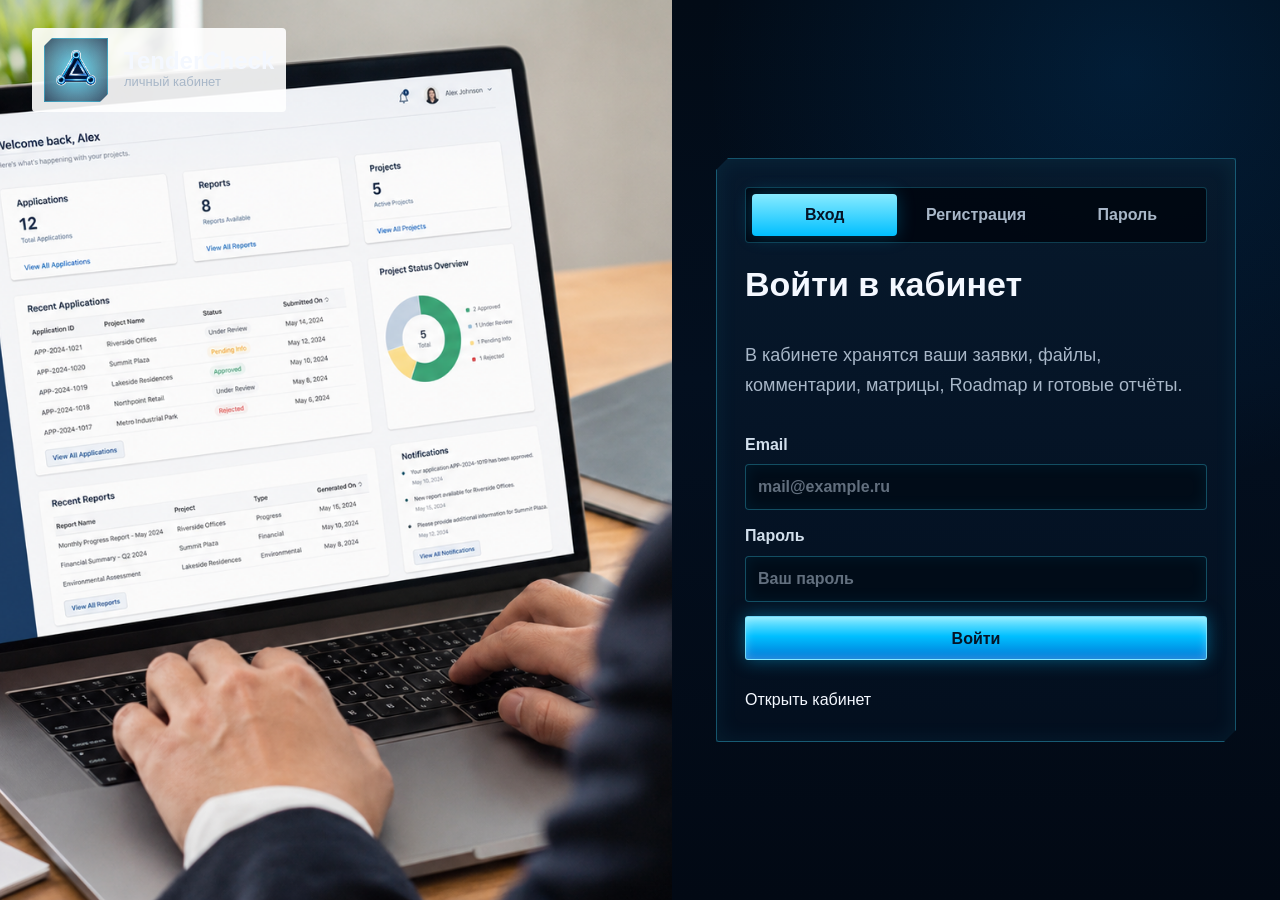
<file: login.html>
<!doctype html>
<html lang="ru">
<head>
  <meta charset="utf-8">
  <meta name="viewport" content="width=device-width, initial-scale=1">
  <title>Вход и регистрация - TenderCheck</title>
  <link rel="stylesheet" href="assets/css/styles.css">
</head>
<body class="auth-body">
  <main class="auth-shell">
    <section class="auth-media">
      <img src="assets/img/client-portal.png" alt="Клиентский портал TenderCheck">
      <a class="brand auth-brand" href="index.html"><img src="assets/img/logo-clean.png" alt=""><span><strong>TenderCheck</strong><small>личный кабинет</small></span></a>
    </section>
    <section class="auth-panel">
      <div class="auth-tabs" role="tablist">
        <button type="button" class="active" data-auth-tab="login">Вход</button>
        <button type="button" data-auth-tab="register">Регистрация</button>
        <button type="button" data-auth-tab="recover">Пароль</button>
      </div>

      <form class="auth-form active" data-auth-form="login" data-api-form data-endpoint="/api/auth/login" data-success="Вход выполнен. Откройте свой обзор в кабинете.">
        <h1>Войти в кабинет</h1>
        <p class="section-copy">В кабинете хранятся ваши заявки, файлы, комментарии, матрицы, Roadmap и готовые отчёты.</p>
        <label>Email<input type="email" name="email" required placeholder="mail@example.ru"></label>
        <label>Пароль<input type="password" name="password" required placeholder="Ваш пароль"></label>
        <button class="button primary" type="submit">Войти</button>
        <p class="form-result" data-form-result></p>
        <a href="dashboard.html">Открыть кабинет</a>
      </form>

      <form class="auth-form" data-auth-form="register" data-api-form data-endpoint="/api/auth/register" data-success="Регистрация создана. Проверьте email для подтверждения.">
        <h1>Создать аккаунт</h1>
        <div class="form-grid one">
          <label>ФИО<input type="text" name="full_name" required placeholder="Иван Петров"></label>
          <label>Компания<input type="text" name="company" required placeholder="ООО Альфа Инжиниринг"></label>
          <label>ИНН<input type="text" name="inn" required placeholder="7700000000"></label>
          <label>Телефон<input type="tel" name="phone" required placeholder="+7 900 000-00-00"></label>
          <label>Email<input type="email" name="email" required placeholder="mail@example.ru"></label>
          <label>Пароль<input type="password" name="password" minlength="8" required placeholder="Минимум 8 символов"></label>
          <label>Повтор пароля<input type="password" name="password_repeat" minlength="8" required placeholder="Повторите пароль"></label>
        </div>
        <label class="consent"><input type="checkbox" required> Согласен с публичной офертой</label>
        <label class="consent"><input type="checkbox" required> Согласен на обработку персональных данных</label>
        <label class="consent"><input type="checkbox" required> Загружаю только документы, на передачу которых у меня есть право</label>
        <button class="button primary" type="submit">Зарегистрироваться</button>
        <p class="form-result" data-form-result></p>
      </form>

      <form class="auth-form" data-auth-form="recover" data-api-form data-endpoint="/api/auth/recover" data-success="Инструкция по восстановлению отправлена на email.">
        <h1>Восстановить пароль</h1>
        <p class="section-copy">Введите email аккаунта. Backend должен отправить одноразовую ссылку и ограничить частоту запросов.</p>
        <label>Email<input type="email" name="email" required placeholder="mail@example.ru"></label>
        <button class="button primary" type="submit">Отправить ссылку</button>
        <p class="form-result" data-form-result></p>
      </form>
    </section>
  </main>
  <script src="assets/js/app.js"></script>
</body>
</html>
</file>
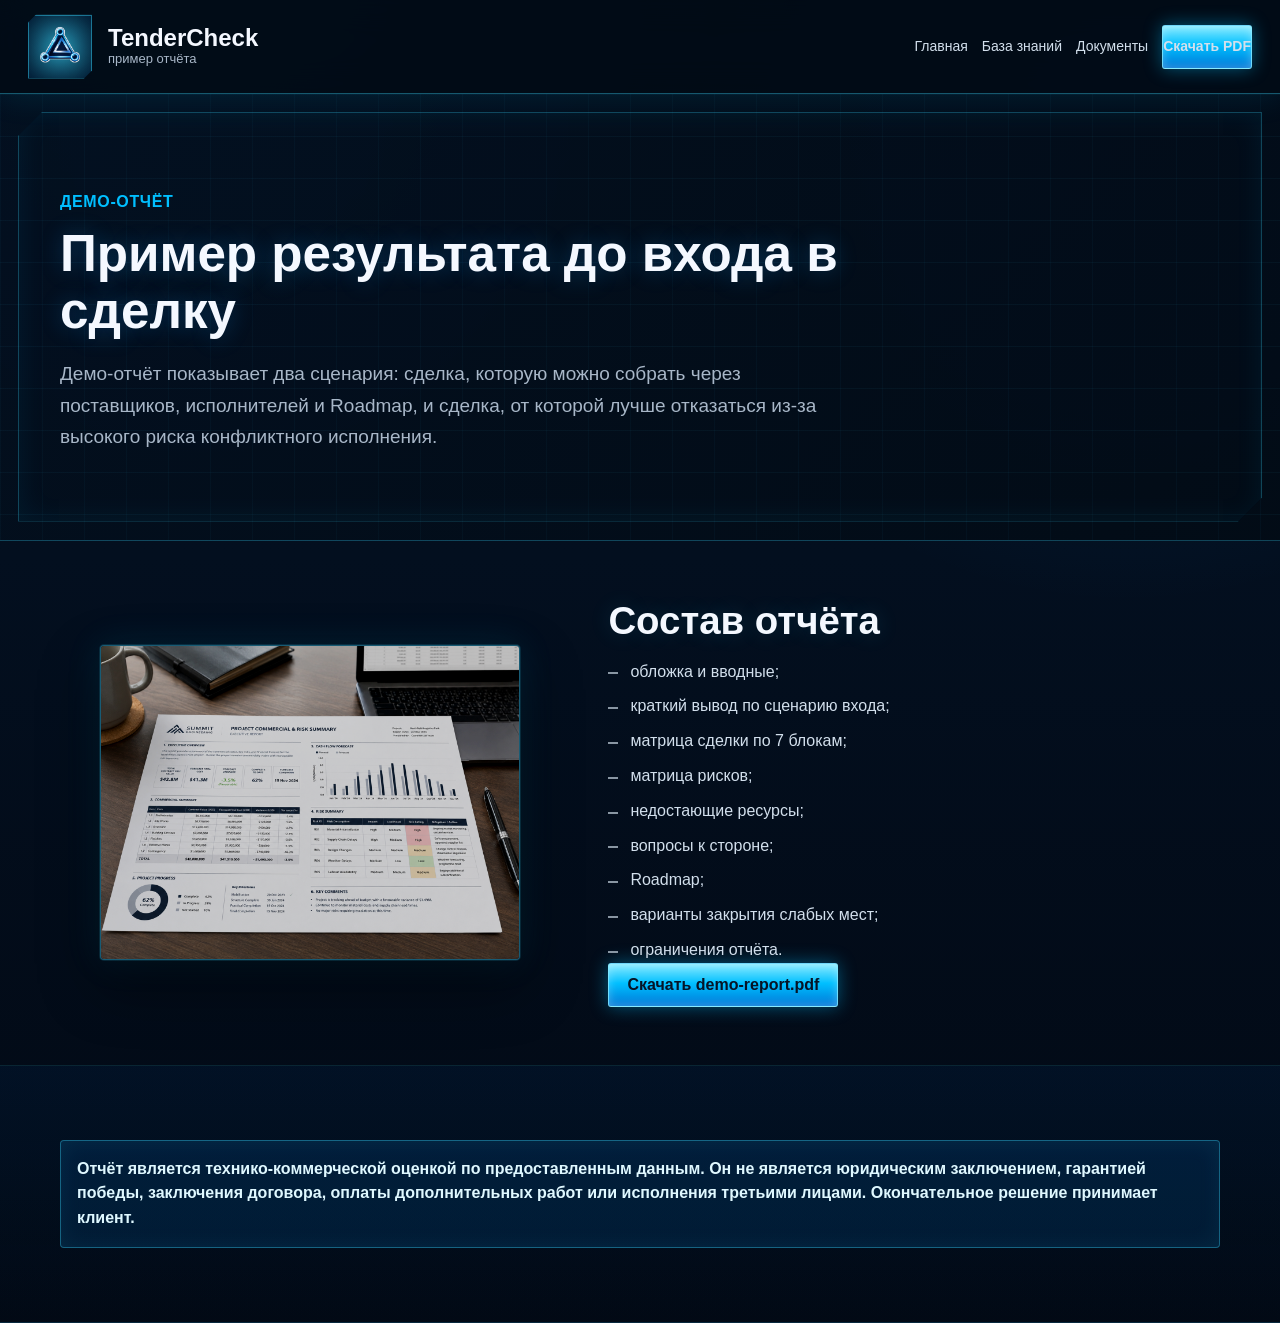
<file: report.html>
<!doctype html>
<html lang="ru">
<head>
  <meta charset="utf-8">
  <meta name="viewport" content="width=device-width, initial-scale=1">
  <title>Пример отчёта - TenderCheck</title>
  <link rel="stylesheet" href="assets/css/styles.css">
</head>
<body class="portal-body">
  <header class="site-header"><a class="brand" href="index.html"><img src="assets/img/logo-clean.png" alt=""><span><strong>TenderCheck</strong><small>пример отчёта</small></span></a><button class="nav-toggle" type="button" aria-label="Открыть меню"><span></span><span></span><span></span></button><nav class="main-nav"><a href="index.html">Главная</a><a href="knowledge.html">База знаний</a><a href="legal.html">Документы</a><a class="nav-cta" href="assets/demo-report.pdf">Скачать PDF</a></nav></header>
  <main>
    <section class="page-hero portal-page-hero"><div class="container"><p class="eyebrow">Демо-отчёт</p><h1>Пример результата до входа в сделку</h1><p class="lead">Демо-отчёт показывает два сценария: сделка, которую можно собрать через поставщиков, исполнителей и Roadmap, и сделка, от которой лучше отказаться из-за высокого риска конфликтного исполнения.</p></div></section>
    <section class="section"><div class="container two-column"><figure class="media-frame"><img src="assets/img/demo-report.png" alt="Превью отчёта"></figure><div><h2>Состав отчёта</h2><ul class="dash-list"><li>обложка и вводные;</li><li>краткий вывод по сценарию входа;</li><li>матрица сделки по 7 блокам;</li><li>матрица рисков;</li><li>недостающие ресурсы;</li><li>вопросы к стороне;</li><li>Roadmap;</li><li>варианты закрытия слабых мест;</li><li>ограничения отчёта.</li></ul><a class="button primary" href="assets/demo-report.pdf">Скачать demo-report.pdf</a></div></div></section>
    <section class="section muted"><div class="container"><p class="disclaimer">Отчёт является технико-коммерческой оценкой по предоставленным данным. Он не является юридическим заключением, гарантией победы, заключения договора, оплаты дополнительных работ или исполнения третьими лицами. Окончательное решение принимает клиент.</p></div></section>
  </main>
  <script src="assets/js/app.js"></script>
</body>
</html>
</file>
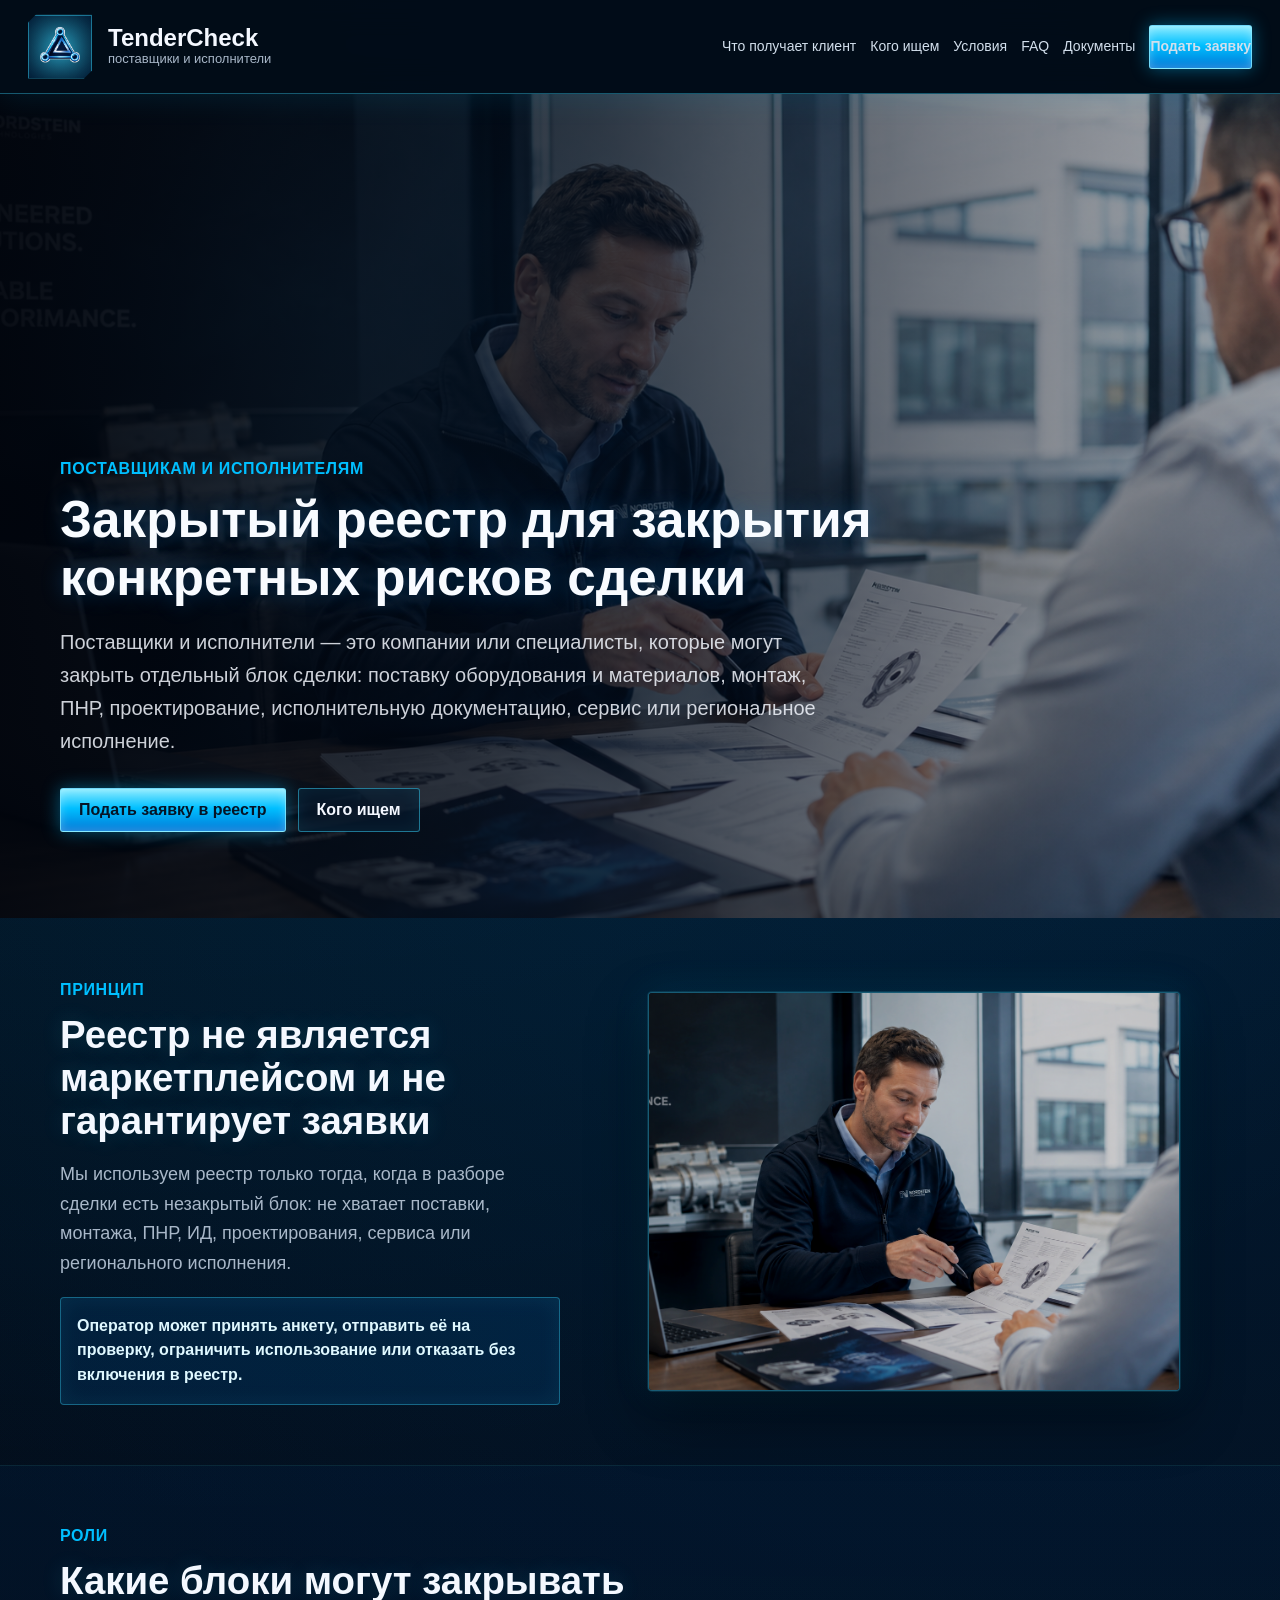
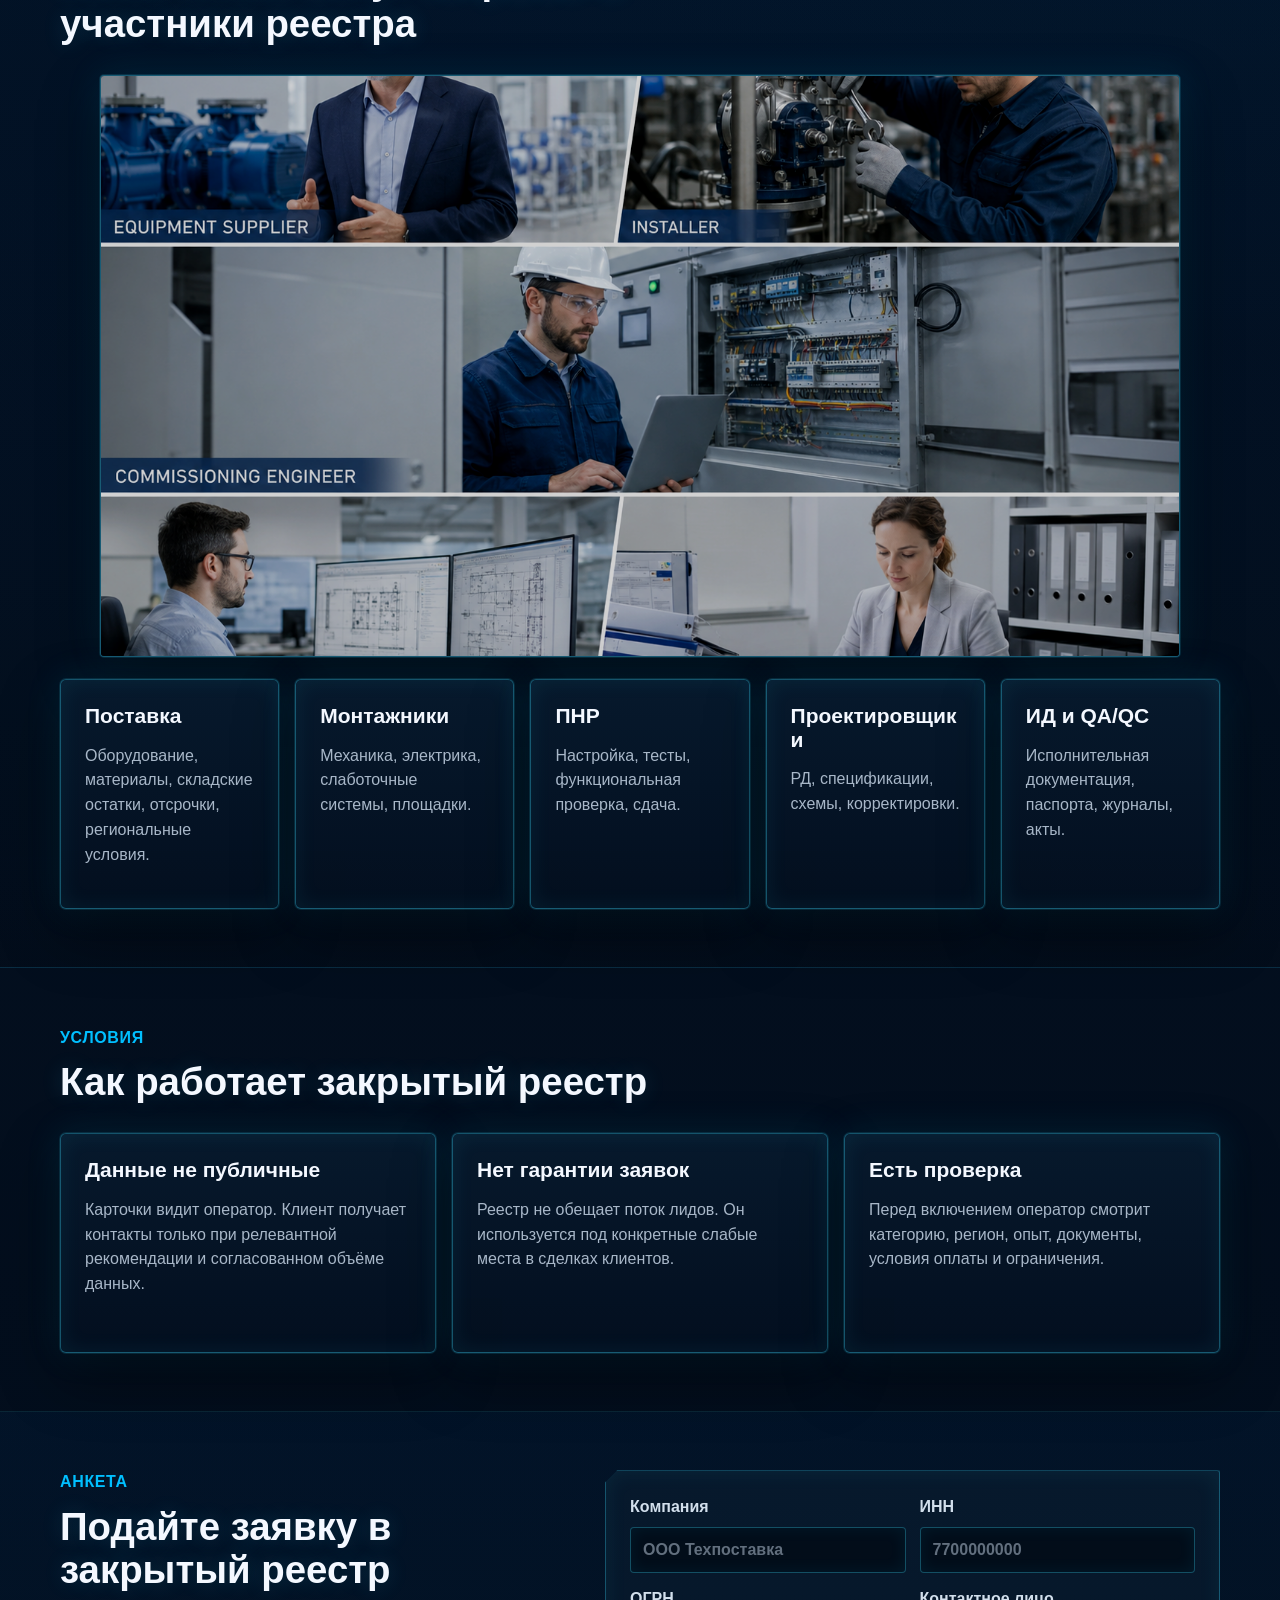
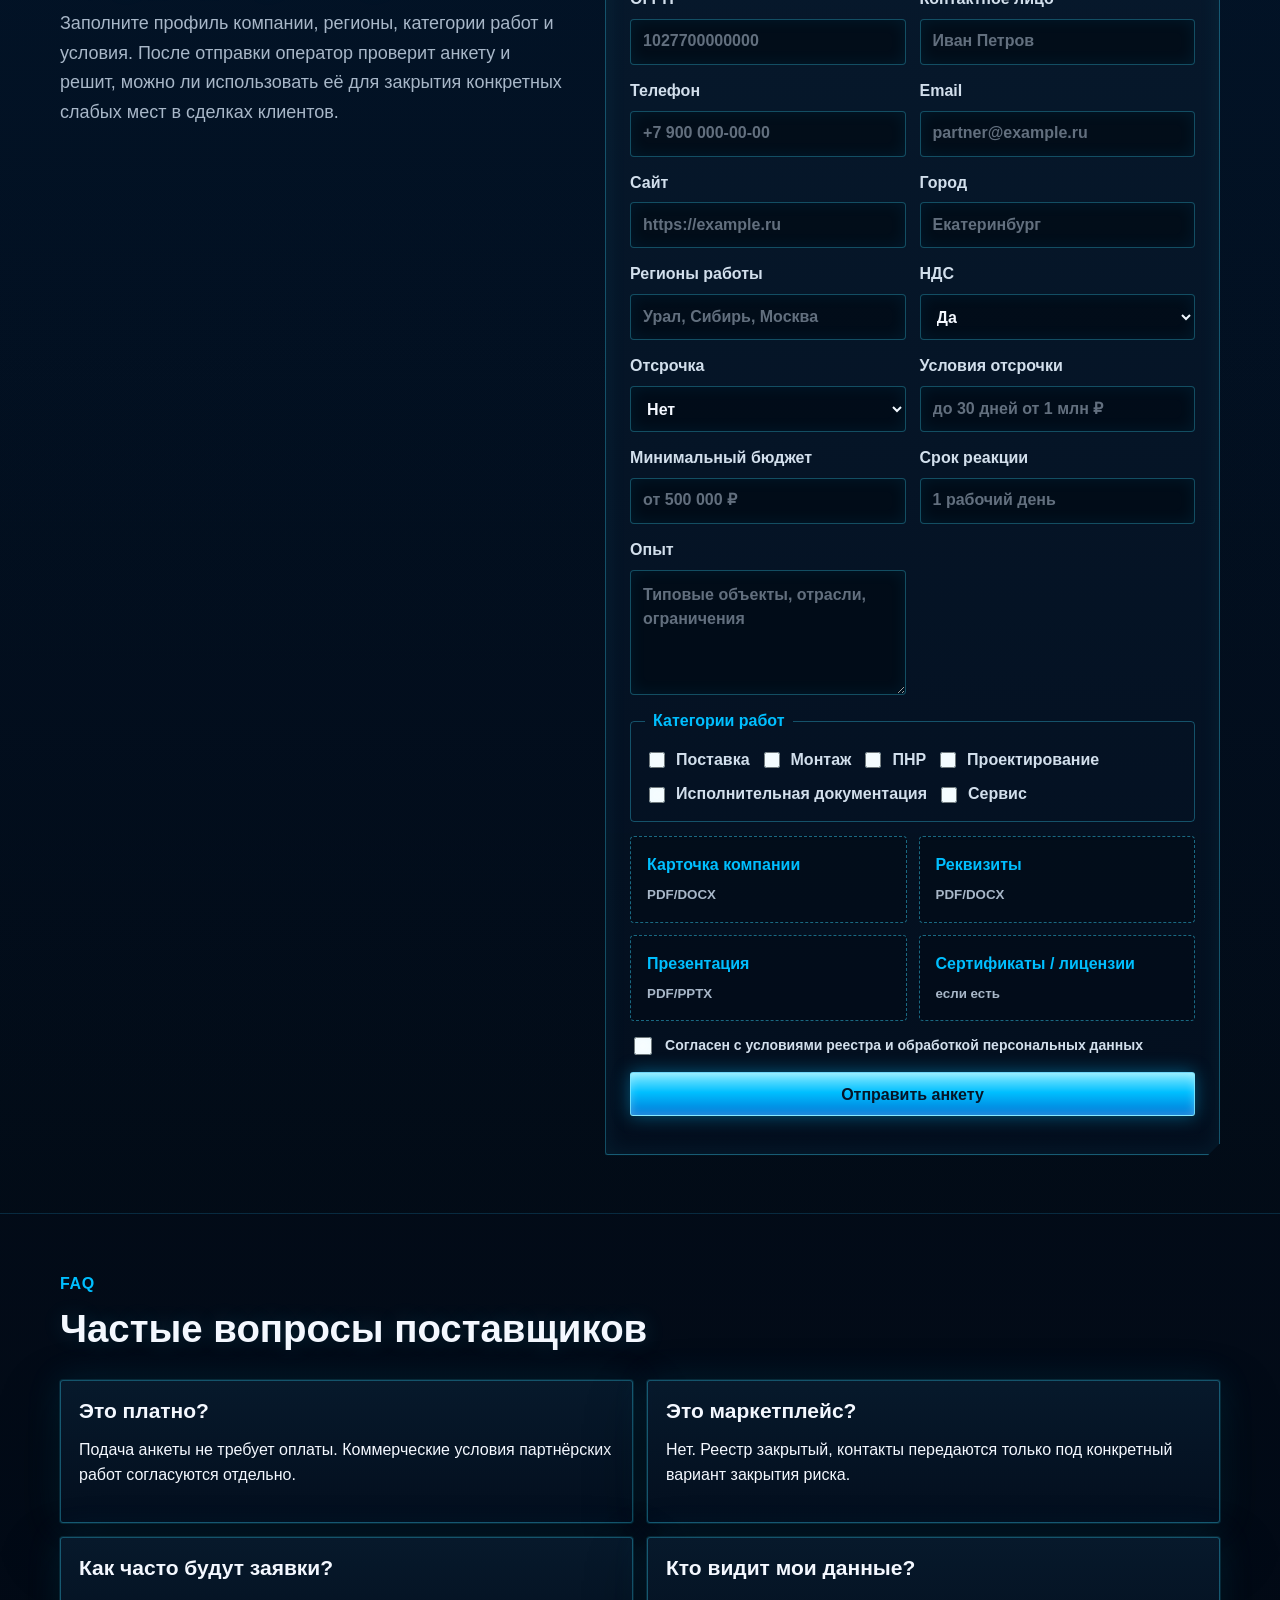
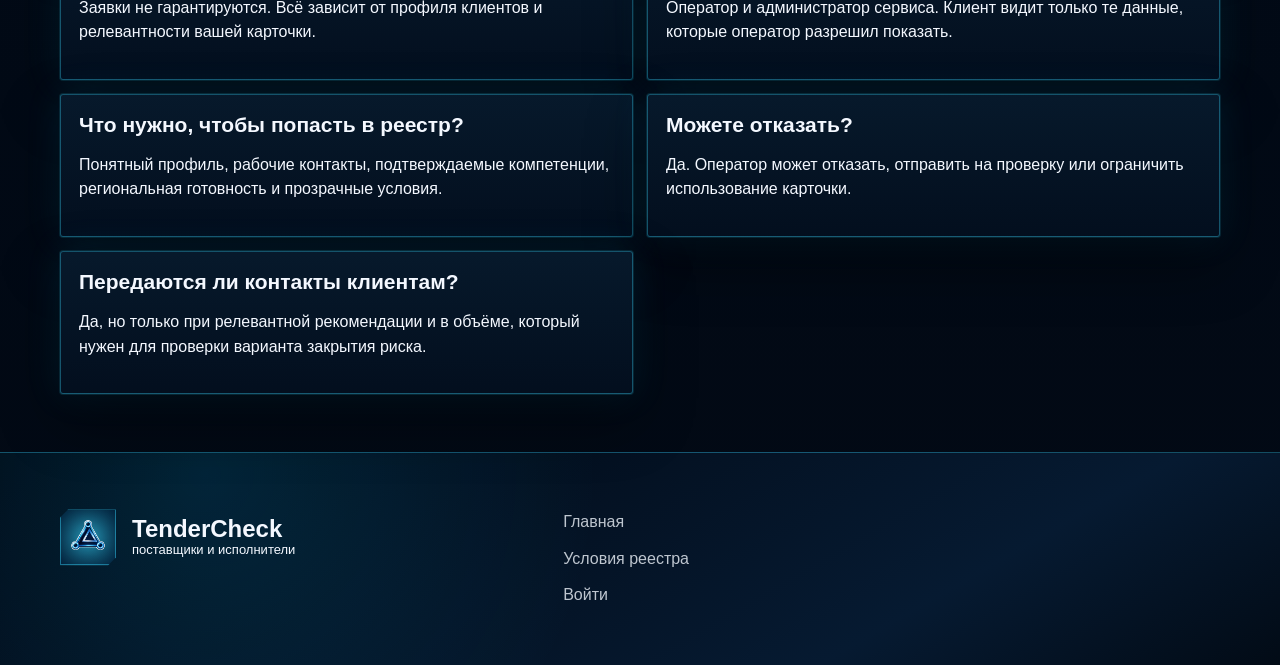
<file: suppliers.html>
<!doctype html>
<html lang="ru">
<head>
  <meta charset="utf-8">
  <meta name="viewport" content="width=device-width, initial-scale=1">
  <title>Поставщикам и исполнителям - TenderCheck</title>
  <link rel="stylesheet" href="assets/css/styles.css">
</head>
<body>
  <header class="site-header">
    <a class="brand" href="index.html"><img src="assets/img/logo-clean.png" alt=""><span><strong>TenderCheck</strong><small>поставщики и исполнители</small></span></a>
    <button class="nav-toggle" type="button" aria-label="Открыть меню" aria-expanded="false"><span></span><span></span><span></span></button>
    <nav class="main-nav">
      <a href="index.html#deliverables">Что получает клиент</a>
      <a href="#roles">Кого ищем</a>
      <a href="#registry-terms">Условия</a>
      <a href="#faq">FAQ</a>
      <a href="legal.html">Документы</a>
      <a class="nav-cta" href="#supplier-form">Подать заявку</a>
    </nav>
  </header>

  <main>
    <section class="hero hero-suppliers">
      <div class="hero-overlay"></div>
      <div class="container hero-content">
        <p class="eyebrow">Поставщикам и исполнителям</p>
        <h1>Закрытый реестр для закрытия конкретных рисков сделки</h1>
        <p class="lead">Поставщики и исполнители — это компании или специалисты, которые могут закрыть отдельный блок сделки: поставку оборудования и материалов, монтаж, ПНР, проектирование, исполнительную документацию, сервис или региональное исполнение.</p>
        <div class="hero-actions"><a class="button primary" href="#supplier-form">Подать заявку в реестр</a><a class="button secondary" href="#roles">Кого ищем</a></div>
      </div>
    </section>

    <section class="section">
      <div class="container two-column">
        <div>
          <p class="eyebrow">Принцип</p>
          <h2>Реестр не является маркетплейсом и не гарантирует заявки</h2>
          <p class="section-copy">Мы используем реестр только тогда, когда в разборе сделки есть незакрытый блок: не хватает поставки, монтажа, ПНР, ИД, проектирования, сервиса или регионального исполнения.</p>
          <div class="note-box">Оператор может принять анкету, отправить её на проверку, ограничить использование или отказать без включения в реестр.</div>
        </div>
        <figure class="media-frame"><img src="assets/img/supplier-meeting.png" alt="Поставщик обсуждает технические документы"></figure>
      </div>
    </section>

    <section class="section muted" id="roles">
      <div class="container">
        <div class="section-heading"><p class="eyebrow">Роли</p><h2>Какие блоки могут закрывать участники реестра</h2></div>
        <figure class="wide-image"><img src="assets/img/supplier-roles.png" alt="Технические роли проекта"></figure>
        <div class="feature-grid five">
          <article class="feature-card"><h3>Поставка</h3><p>Оборудование, материалы, складские остатки, отсрочки, региональные условия.</p></article>
          <article class="feature-card"><h3>Монтажники</h3><p>Механика, электрика, слаботочные системы, площадки.</p></article>
          <article class="feature-card"><h3>ПНР</h3><p>Настройка, тесты, функциональная проверка, сдача.</p></article>
          <article class="feature-card"><h3>Проектировщики</h3><p>РД, спецификации, схемы, корректировки.</p></article>
          <article class="feature-card"><h3>ИД и QA/QC</h3><p>Исполнительная документация, паспорта, журналы, акты.</p></article>
        </div>
      </div>
    </section>

    <section class="section" id="registry-terms">
      <div class="container">
        <div class="section-heading"><p class="eyebrow">Условия</p><h2>Как работает закрытый реестр</h2></div>
        <div class="feature-grid three">
          <article class="feature-card"><h3>Данные не публичные</h3><p>Карточки видит оператор. Клиент получает контакты только при релевантной рекомендации и согласованном объёме данных.</p></article>
          <article class="feature-card"><h3>Нет гарантии заявок</h3><p>Реестр не обещает поток лидов. Он используется под конкретные слабые места в сделках клиентов.</p></article>
          <article class="feature-card"><h3>Есть проверка</h3><p>Перед включением оператор смотрит категорию, регион, опыт, документы, условия оплаты и ограничения.</p></article>
        </div>
      </div>
    </section>

    <section class="section muted" id="supplier-form">
      <div class="container upload-layout">
        <div>
          <p class="eyebrow">Анкета</p>
          <h2>Подайте заявку в закрытый реестр</h2>
          <p class="section-copy">Заполните профиль компании, регионы, категории работ и условия. После отправки оператор проверит анкету и решит, можно ли использовать её для закрытия конкретных слабых мест в сделках клиентов.</p>
        </div>
        <form class="upload-form" data-api-form data-endpoint="/api/supplier-requests" data-success="Анкета поставщика отправлена. Статус: новая.">
          <div class="form-grid">
            <label>Компания<input type="text" name="company_name" required placeholder="ООО Техпоставка"></label>
            <label>ИНН<input type="text" name="inn" required placeholder="7700000000"></label>
            <label>ОГРН<input type="text" name="ogrn" placeholder="1027700000000"></label>
            <label>Контактное лицо<input type="text" name="contact_person" required placeholder="Иван Петров"></label>
            <label>Телефон<input type="tel" name="phone" required placeholder="+7 900 000-00-00"></label>
            <label>Email<input type="email" name="email" required placeholder="partner@example.ru"></label>
            <label>Сайт<input type="url" name="website" placeholder="https://example.ru"></label>
            <label>Город<input type="text" name="city" placeholder="Екатеринбург"></label>
            <label>Регионы работы<input type="text" name="regions" required placeholder="Урал, Сибирь, Москва"></label>
            <label>НДС<select name="vat"><option>Да</option><option>Нет</option></select></label>
            <label>Отсрочка<select name="deferment"><option>Нет</option><option>Да</option><option>По условиям проекта</option></select></label>
            <label>Условия отсрочки<input type="text" name="deferment_terms" placeholder="до 30 дней от 1 млн ₽"></label>
            <label>Минимальный бюджет<input type="text" name="min_budget" placeholder="от 500 000 ₽"></label>
            <label>Срок реакции<input type="text" name="response_time" placeholder="1 рабочий день"></label>
            <label>Опыт<textarea name="experience" rows="4" placeholder="Типовые объекты, отрасли, ограничения"></textarea></label>
          </div>
          <fieldset class="checkbox-group">
            <legend>Категории работ</legend>
            <label><input type="checkbox" name="categories" value="supply"> Поставка</label>
            <label><input type="checkbox" name="categories" value="installation"> Монтаж</label>
            <label><input type="checkbox" name="categories" value="commissioning"> ПНР</label>
            <label><input type="checkbox" name="categories" value="design"> Проектирование</label>
            <label><input type="checkbox" name="categories" value="documentation"> Исполнительная документация</label>
            <label><input type="checkbox" name="categories" value="service"> Сервис</label>
          </fieldset>
          <div class="file-grid">
            <label class="file-input"><input type="file" name="company_card"><span>Карточка компании</span><small data-file-label>PDF/DOCX</small></label>
            <label class="file-input"><input type="file" name="requisites"><span>Реквизиты</span><small data-file-label>PDF/DOCX</small></label>
            <label class="file-input"><input type="file" name="presentation"><span>Презентация</span><small data-file-label>PDF/PPTX</small></label>
            <label class="file-input"><input type="file" name="licenses" multiple><span>Сертификаты / лицензии</span><small data-file-label>если есть</small></label>
          </div>
          <label class="consent"><input type="checkbox" required> Согласен с условиями реестра и обработкой персональных данных</label>
          <button class="button primary" type="submit">Отправить анкету</button>
          <p class="form-result" data-form-result></p>
        </form>
      </div>
    </section>

    <section class="section" id="faq">
      <div class="container">
        <div class="section-heading"><p class="eyebrow">FAQ</p><h2>Частые вопросы поставщиков</h2></div>
        <div class="faq-grid">
          <article><h3>Это платно?</h3><p>Подача анкеты не требует оплаты. Коммерческие условия партнёрских работ согласуются отдельно.</p></article>
          <article><h3>Это маркетплейс?</h3><p>Нет. Реестр закрытый, контакты передаются только под конкретный вариант закрытия риска.</p></article>
          <article><h3>Как часто будут заявки?</h3><p>Заявки не гарантируются. Всё зависит от профиля клиентов и релевантности вашей карточки.</p></article>
          <article><h3>Кто видит мои данные?</h3><p>Оператор и администратор сервиса. Клиент видит только те данные, которые оператор разрешил показать.</p></article>
          <article><h3>Что нужно, чтобы попасть в реестр?</h3><p>Понятный профиль, рабочие контакты, подтверждаемые компетенции, региональная готовность и прозрачные условия.</p></article>
          <article><h3>Можете отказать?</h3><p>Да. Оператор может отказать, отправить на проверку или ограничить использование карточки.</p></article>
          <article><h3>Передаются ли контакты клиентам?</h3><p>Да, но только при релевантной рекомендации и в объёме, который нужен для проверки варианта закрытия риска.</p></article>
        </div>
      </div>
    </section>
  </main>

  <footer class="site-footer"><div class="container footer-grid"><div><a class="brand footer-brand" href="index.html"><img src="assets/img/logo-clean.png" alt=""><span><strong>TenderCheck</strong><small>поставщики и исполнители</small></span></a></div><nav><a href="index.html">Главная</a><a href="legal.html#registry">Условия реестра</a><a href="login.html">Войти</a></nav></div></footer>
  <script src="assets/js/app.js"></script>
</body>
</html>
</file>
<file: assets/css/styles.css>
:root {
  --ink: #101923;
  --graphite: #26313d;
  --muted: #687381;
  --line: #e5e9ef;
  --paper: #ffffff;
  --soft: #f4f7fa;
  --navy: #07182b;
  --blue: #0067b1;
  --cyan: #20c8ff;
  --steel: #7891a8;
  --green: #2f9b61;
  --yellow: #e3a600;
  --red: #d94848;
  --shadow: 0 18px 60px rgba(10, 25, 41, 0.12);
  --radius: 8px;
}

* { box-sizing: border-box; }
html { scroll-behavior: smooth; }
body {
  margin: 0;
  color: var(--ink);
  font-family: Inter, "Segoe UI", Arial, sans-serif;
  background: var(--paper);
  line-height: 1.55;
}

img { max-width: 100%; display: block; }
a { color: inherit; text-decoration: none; }
button, input, select { font: inherit; }
textarea { font: inherit; }

.container {
  width: min(1160px, calc(100% - 40px));
  margin: 0 auto;
}

.site-header {
  position: sticky;
  top: 0;
  z-index: 50;
  display: flex;
  align-items: center;
  justify-content: space-between;
  min-height: 76px;
  padding: 0 28px;
  background: rgba(255, 255, 255, 0.94);
  border-bottom: 1px solid var(--line);
  backdrop-filter: blur(16px);
}

.brand {
  display: inline-flex;
  align-items: center;
  gap: 12px;
  min-width: 0;
}

.brand img {
  width: 42px;
  height: 42px;
  object-fit: contain;
}

.brand span { display: grid; gap: 1px; }
.brand strong { color: var(--navy); font-size: 18px; line-height: 1; }
.brand small { color: var(--muted); font-size: 11px; white-space: nowrap; }

.main-nav {
  display: flex;
  align-items: center;
  gap: 20px;
  color: var(--graphite);
  font-size: 14px;
}

.main-nav a { white-space: nowrap; }
.main-nav a:hover { color: var(--blue); }

.nav-cta,
.button {
  display: inline-flex;
  align-items: center;
  justify-content: center;
  min-height: 44px;
  padding: 0 18px;
  border: 1px solid transparent;
  border-radius: var(--radius);
  cursor: pointer;
  font-weight: 700;
}

.nav-cta,
.button.primary {
  color: #fff;
  background: var(--navy);
  box-shadow: 0 10px 28px rgba(7, 24, 43, 0.22);
}

.button.secondary {
  color: var(--navy);
  background: rgba(255, 255, 255, 0.86);
  border-color: rgba(255, 255, 255, 0.7);
}

.button:hover,
.nav-cta:hover {
  transform: translateY(-1px);
}

.nav-toggle {
  display: none;
  width: 42px;
  height: 42px;
  border: 1px solid var(--line);
  border-radius: var(--radius);
  background: #fff;
}

.nav-toggle span {
  display: block;
  width: 18px;
  height: 2px;
  margin: 4px auto;
  background: var(--navy);
}

.hero {
  position: relative;
  min-height: calc(100vh - 76px);
  display: grid;
  align-items: end;
  overflow: hidden;
  background-size: cover;
  background-position: center;
}

.hero-home { background-image: url("../img/hero-report-workspace.png"); }
.hero-suppliers { background-image: url("../img/supplier-meeting.png"); }

.hero-overlay {
  position: absolute;
  inset: 0;
  background: linear-gradient(90deg, rgba(5, 14, 24, 0.88), rgba(5, 14, 24, 0.58) 45%, rgba(5, 14, 24, 0.12));
}

.hero-content {
  position: relative;
  z-index: 1;
  padding: 96px 0 72px;
  color: #fff;
}

.hero-content h1,
.page-hero h1 {
  max-width: 860px;
  margin: 0;
  font-size: clamp(40px, 6vw, 76px);
  line-height: 0.98;
  letter-spacing: 0;
}

.lead {
  max-width: 760px;
  color: rgba(255, 255, 255, 0.84);
  font-size: 20px;
}

.hero-actions {
  display: flex;
  flex-wrap: wrap;
  gap: 12px;
  margin: 30px 0 14px;
}

.microcopy {
  color: rgba(255, 255, 255, 0.72);
  margin: 0;
}

.eyebrow {
  margin: 0 0 12px;
  color: var(--blue);
  font-size: 13px;
  font-weight: 800;
  letter-spacing: 0;
  text-transform: uppercase;
}

.hero .eyebrow { color: var(--cyan); }

.section {
  padding: 92px 0;
}

.section.compact { padding: 22px 0; }
.section.muted { background: var(--soft); }

.section-heading {
  max-width: 760px;
  margin-bottom: 34px;
}

h1, h2, h3, p { overflow-wrap: anywhere; }
h2 {
  margin: 0 0 16px;
  color: var(--navy);
  font-size: clamp(30px, 4vw, 48px);
  line-height: 1.05;
}

h3 {
  margin: 0 0 10px;
  color: var(--navy);
  font-size: 20px;
  line-height: 1.2;
}

.section-copy {
  color: var(--muted);
  font-size: 18px;
}

.proof-row {
  display: flex;
  flex-wrap: wrap;
  gap: 10px;
}

.proof-row span {
  padding: 10px 14px;
  border: 1px solid var(--line);
  border-radius: 999px;
  background: #fff;
  color: var(--graphite);
  font-weight: 700;
}

.split-checks {
  display: grid;
  grid-template-columns: 1fr 1fr;
  gap: 18px;
}

.panel {
  padding: 30px;
  border-radius: var(--radius);
}

.panel.light {
  border: 1px solid var(--line);
  background: #fff;
  box-shadow: var(--shadow);
}

.panel.dark {
  color: #fff;
  background: linear-gradient(135deg, var(--navy), #12385b);
}

.panel.dark h3 { color: #fff; }
.panel.dark li { color: rgba(255, 255, 255, 0.84); }

.check-list,
.dash-list {
  display: grid;
  gap: 10px;
  padding: 0;
  margin: 18px 0 0;
  list-style: none;
}

.check-list li,
.dash-list li {
  position: relative;
  padding-left: 22px;
  color: var(--graphite);
}

.check-list li::before {
  content: "";
  position: absolute;
  left: 0;
  top: 0.65em;
  width: 9px;
  height: 9px;
  border-radius: 50%;
  background: var(--cyan);
}

.dash-list li::before {
  content: "";
  position: absolute;
  left: 0;
  top: 0.8em;
  width: 10px;
  height: 2px;
  background: currentColor;
  opacity: 0.65;
}

.feature-grid,
.pricing-grid,
.metric-grid {
  display: grid;
  grid-template-columns: repeat(4, 1fr);
  gap: 16px;
}

.feature-grid.five { grid-template-columns: repeat(5, 1fr); margin-top: 22px; }

.feature-card,
.price-card,
.app-panel,
.metric-grid article,
.case-card,
.upload-form,
.auth-panel,
.legal-nav,
.legal-content article {
  border: 1px solid var(--line);
  border-radius: var(--radius);
  background: #fff;
  box-shadow: 0 8px 26px rgba(10, 25, 41, 0.06);
}

.feature-card,
.price-card {
  min-height: 220px;
  padding: 24px;
}

.card-index {
  display: block;
  margin-bottom: 40px;
  color: var(--blue);
  font-weight: 900;
}

.feature-card p,
.price-card p,
.case-card p,
.app-panel p,
.legal-content p {
  color: var(--muted);
}

.two-column {
  display: grid;
  grid-template-columns: minmax(0, 0.9fr) minmax(0, 1.1fr);
  gap: 48px;
  align-items: center;
}

.media-frame,
.wide-image {
  overflow: hidden;
  border-radius: var(--radius);
  box-shadow: var(--shadow);
  background: var(--soft);
}

.media-frame img {
  width: 100%;
  aspect-ratio: 4 / 3;
  object-fit: cover;
}

.wide-image img {
  width: 100%;
  max-height: 580px;
  object-fit: cover;
}

.deliverable-list {
  display: grid;
  gap: 14px;
  margin-top: 28px;
}

.deliverable-list article {
  padding-left: 18px;
  border-left: 3px solid var(--cyan);
}

.timeline {
  display: grid;
  grid-template-columns: repeat(4, 1fr);
  gap: 16px;
}

.timeline article {
  padding: 24px;
  border-top: 3px solid var(--blue);
  background: #fff;
  border-radius: var(--radius);
}

.timeline span {
  display: inline-grid;
  place-items: center;
  width: 38px;
  height: 38px;
  margin-bottom: 24px;
  border-radius: 50%;
  color: #fff;
  background: var(--navy);
  font-weight: 900;
}

.matrix-section { align-items: start; }
.readiness strong { display: block; color: var(--navy); font-size: 72px; line-height: 1; }
.readiness span { color: var(--muted); font-weight: 700; }

.legend {
  display: flex;
  flex-wrap: wrap;
  gap: 14px;
  margin-top: 24px;
}

.legend strong {
  flex: 1 0 100%;
}

.legend span {
  display: inline-flex;
  align-items: flex-start;
  flex: 1 1 260px;
  gap: 7px;
  color: var(--muted);
  font-weight: 700;
}

.dot,
.mini-matrix span {
  display: inline-block;
  width: 10px;
  height: 10px;
  border-radius: 50%;
}

.green { background: var(--green); }
.yellow { background: var(--yellow); }
.red { background: var(--red); }

.matrix-table-wrap {
  overflow-x: auto;
  border: 1px solid var(--line);
  border-radius: var(--radius);
  background: #fff;
}

.matrix-table {
  width: 100%;
  border-collapse: collapse;
  min-width: 640px;
}

.matrix-table th,
.matrix-table td {
  padding: 15px 16px;
  border-bottom: 1px solid var(--line);
  text-align: left;
  vertical-align: top;
}

.matrix-table th {
  color: var(--graphite);
  background: #f8fafc;
  font-size: 13px;
  text-transform: uppercase;
}

.status {
  display: inline-flex;
  align-items: center;
  min-height: 28px;
  padding: 0 10px;
  border-radius: 999px;
  color: #fff;
  font-size: 13px;
  font-weight: 800;
}

.status.green { background: rgba(47, 155, 97, 0.16); color: #167045; }
.status.yellow { background: rgba(227, 166, 0, 0.18); color: #986b00; }
.status.red { background: rgba(217, 72, 72, 0.16); color: #b52222; }

.scenario-layout {
  display: grid;
  grid-template-columns: 0.92fr 1.08fr;
  gap: 28px;
  align-items: stretch;
}

.accordion {
  display: grid;
  gap: 12px;
}

.accordion-item {
  display: grid;
  gap: 4px;
  padding: 20px;
  border: 1px solid var(--line);
  border-radius: var(--radius);
  background: #fff;
  text-align: left;
  cursor: pointer;
}

.accordion-item span {
  color: var(--navy);
  font-weight: 900;
}

.accordion-item small {
  color: var(--muted);
}

.accordion-item.active {
  border-color: rgba(32, 200, 255, 0.5);
  box-shadow: 0 0 0 3px rgba(32, 200, 255, 0.12);
}

.price-card strong {
  display: block;
  margin: 18px 0;
  color: var(--navy);
  font-size: 30px;
}

.price-card ul {
  padding-left: 18px;
  color: var(--graphite);
}

.price-card.featured {
  border-color: rgba(32, 200, 255, 0.55);
  background: linear-gradient(180deg, #fff, #edfaff);
}

.upload-section {
  color: #fff;
  background: var(--navy);
}

.upload-section h2,
.upload-section .eyebrow { color: #fff; }
.upload-section .section-copy { color: rgba(255, 255, 255, 0.72); }

.upload-layout {
  display: grid;
  grid-template-columns: 0.9fr 1.1fr;
  gap: 42px;
  align-items: start;
}

.disclaimer,
.note-box {
  padding: 16px;
  border-radius: var(--radius);
  background: rgba(32, 200, 255, 0.11);
  border: 1px solid rgba(32, 200, 255, 0.35);
  color: inherit;
  font-weight: 700;
}

.upload-form {
  display: grid;
  gap: 14px;
  padding: 24px;
}

.upload-form label,
.auth-form label {
  display: grid;
  gap: 7px;
  color: var(--graphite);
  font-weight: 800;
}

input,
select,
textarea {
  width: 100%;
  min-height: 46px;
  padding: 0 12px;
  border: 1px solid var(--line);
  border-radius: var(--radius);
  background: #fff;
  color: var(--ink);
}

textarea {
  min-height: 110px;
  padding: 12px;
  resize: vertical;
}

.file-input {
  min-height: 82px;
  padding: 16px;
  border: 1px dashed var(--steel);
  border-radius: var(--radius);
  cursor: pointer;
}

.file-input input { display: none; }
.file-input span { color: var(--navy); }
.file-input small { color: var(--muted); }

.consent {
  display: flex !important;
  grid-template-columns: none !important;
  flex-direction: row;
  gap: 10px !important;
  align-items: flex-start;
  font-size: 14px;
  font-weight: 600 !important;
}

.consent input {
  width: 18px;
  min-height: 18px;
  margin-top: 2px;
}

.form-result {
  margin: 0;
  color: var(--green);
  font-weight: 800;
}

.site-footer {
  padding: 42px 0;
  background: #07111d;
  color: rgba(255, 255, 255, 0.72);
}

.footer-grid {
  display: grid;
  grid-template-columns: 1.5fr 1fr 1fr;
  gap: 28px;
}

.footer-brand strong { color: #fff; }
.footer-brand small { color: rgba(255, 255, 255, 0.58); }
.site-footer nav { display: grid; gap: 10px; }
.site-footer a:hover { color: #fff; }

.page-hero {
  padding: 96px 0 68px;
  background:
    linear-gradient(90deg, rgba(244, 247, 250, 0.96), rgba(244, 247, 250, 0.78)),
    url("../img/palette-reference.png") center/cover;
}

.page-hero .lead {
  color: var(--muted);
}

.case-grid {
  display: grid;
  grid-template-columns: 1fr 1fr;
  gap: 18px;
}

.case-card {
  display: grid;
  grid-template-columns: 190px 1fr;
  overflow: hidden;
}

.case-card img {
  width: 100%;
  height: 100%;
  object-fit: cover;
}

.case-card div { padding: 22px; }
.case-card h2 { font-size: 24px; }
.case-card strong { color: var(--navy); }

.legal-layout {
  display: grid;
  grid-template-columns: 260px 1fr;
  gap: 28px;
}

.legal-nav {
  position: sticky;
  top: 96px;
  display: grid;
  gap: 10px;
  align-self: start;
  padding: 18px;
}

.legal-nav a {
  padding: 10px 12px;
  border-radius: var(--radius);
  color: var(--graphite);
}

.legal-nav a:hover {
  background: var(--soft);
}

.legal-content {
  display: grid;
  gap: 16px;
}

.legal-content article {
  padding: 26px;
}

.legal-warning {
  border-color: rgba(217, 72, 72, 0.35) !important;
  background: #fff8f8 !important;
}

.auth-body {
  min-height: 100vh;
  background: var(--soft);
}

.auth-shell {
  min-height: 100vh;
  display: grid;
  grid-template-columns: 1.05fr 0.95fr;
}

.auth-media {
  position: relative;
  overflow: hidden;
}

.auth-media > img {
  width: 100%;
  height: 100%;
  object-fit: cover;
}

.auth-brand {
  position: absolute;
  left: 32px;
  top: 28px;
  padding: 10px 12px;
  border-radius: var(--radius);
  background: rgba(255, 255, 255, 0.9);
}

.auth-panel {
  align-self: center;
  width: min(520px, calc(100% - 40px));
  margin: 0 auto;
  padding: 28px;
}

.auth-tabs {
  display: grid;
  grid-template-columns: repeat(3, 1fr);
  gap: 6px;
  padding: 6px;
  margin-bottom: 22px;
  border-radius: var(--radius);
  background: var(--soft);
}

.auth-tabs button {
  min-height: 42px;
  border: 0;
  border-radius: var(--radius);
  background: transparent;
  cursor: pointer;
  font-weight: 800;
}

.auth-tabs button.active {
  background: #fff;
  box-shadow: 0 4px 14px rgba(10, 25, 41, 0.08);
}

.auth-form {
  display: none;
  gap: 14px;
}

.auth-form.active {
  display: grid;
}

.auth-form h1 {
  margin: 0 0 6px;
  color: var(--navy);
  font-size: 34px;
}

.app-body {
  display: grid;
  grid-template-columns: 270px 1fr;
  min-height: 100vh;
  background: var(--soft);
}

.app-sidebar {
  position: sticky;
  top: 0;
  height: 100vh;
  padding: 24px;
  background: #091a2c;
  color: rgba(255, 255, 255, 0.78);
}

.app-brand strong { color: #fff; }
.app-brand small { color: rgba(255, 255, 255, 0.58); }

.app-sidebar nav {
  display: grid;
  gap: 8px;
  margin-top: 38px;
}

.app-sidebar nav a {
  padding: 12px 14px;
  border-radius: var(--radius);
}

.app-sidebar nav a.active,
.app-sidebar nav a:hover {
  color: #fff;
  background: rgba(255, 255, 255, 0.08);
}

.app-main {
  min-width: 0;
  padding: 28px;
}

.app-topbar {
  display: flex;
  align-items: center;
  justify-content: space-between;
  gap: 18px;
  margin-bottom: 22px;
}

.app-topbar h1 {
  margin: 0;
  color: var(--navy);
}

.metric-grid {
  margin-bottom: 18px;
}

.metric-grid article {
  padding: 20px;
}

.metric-grid span,
.metric-grid small {
  color: var(--muted);
}

.metric-grid strong {
  display: block;
  color: var(--navy);
  font-size: 36px;
}

.app-grid {
  display: grid;
  grid-template-columns: 1.2fr 0.8fr;
  gap: 18px;
}

.app-panel {
  padding: 22px;
  overflow-x: auto;
  overflow-y: visible;
}

.app-panel.large {
  grid-row: span 2;
}

.roadmap {
  display: grid;
  gap: 12px;
  margin: 0;
  padding-left: 20px;
  color: var(--graphite);
}

.image-empty {
  padding: 0;
  overflow: hidden;
}

.image-empty img {
  width: 100%;
  height: 100%;
  min-height: 240px;
  object-fit: cover;
}

.mini-matrix {
  display: grid;
  grid-template-columns: repeat(3, 56px);
  gap: 10px;
  margin: 18px 0;
}

.mini-matrix span {
  width: 56px;
  height: 56px;
  border-radius: var(--radius);
}

@media (max-width: 1040px) {
  .nav-toggle { display: block; }
  .main-nav {
    position: absolute;
    left: 16px;
    right: 16px;
    top: 84px;
    display: none;
    flex-direction: column;
    align-items: stretch;
    gap: 0;
    padding: 12px;
    border: 1px solid var(--line);
    border-radius: var(--radius);
    background: #fff;
    box-shadow: var(--shadow);
  }
  .main-nav.open { display: flex; }
  .main-nav a { padding: 12px; }
  .nav-cta { margin-top: 8px; }
  .feature-grid,
  .pricing-grid,
  .metric-grid,
  .feature-grid.five,
  .timeline {
    grid-template-columns: 1fr 1fr;
  }
  .case-card { grid-template-columns: 1fr; }
  .case-card img { aspect-ratio: 16 / 9; }
}

@media (max-width: 760px) {
  .container { width: min(100% - 28px, 1160px); }
  .site-header { padding: 0 14px; }
  .brand small { display: none; }
  .hero { min-height: 680px; }
  .hero-content { padding: 72px 0 48px; }
  .lead { font-size: 18px; }
  .split-checks,
  .two-column,
  .scenario-layout,
  .upload-layout,
  .footer-grid,
  .case-grid,
  .legal-layout,
  .auth-shell,
  .app-body,
  .app-grid {
    grid-template-columns: 1fr;
  }
  .feature-grid,
  .pricing-grid,
  .metric-grid,
  .feature-grid.five,
  .timeline {
    grid-template-columns: 1fr;
  }
  .section { padding: 64px 0; }
  .hero-actions { flex-direction: column; align-items: stretch; }
  .legal-nav { position: static; }
  .auth-media { min-height: 320px; }
  .app-sidebar {
    position: static;
    height: auto;
  }
  .app-sidebar nav {
    grid-template-columns: 1fr 1fr;
  }
  .app-main { padding: 18px; }
  .app-topbar { align-items: flex-start; flex-direction: column; }
  .matrix-table { min-width: 560px; }
}

/* Neon engineering theme based on the supplied reference palette. */
:root {
  --ink: #f4f8ff;
  --graphite: #c7d7ea;
  --muted: #8da5bc;
  --line: rgba(39, 189, 255, 0.32);
  --paper: #020914;
  --soft: #061426;
  --navy: #020712;
  --blue: #189bff;
  --cyan: #39d8ff;
  --steel: #3f78a8;
  --green: #2fffa3;
  --yellow: #ffc233;
  --red: #ff4f6a;
  --shadow: 0 0 0 1px rgba(48, 202, 255, 0.16), 0 18px 48px rgba(0, 0, 0, 0.38), 0 0 34px rgba(24, 155, 255, 0.14);
}

body {
  color: var(--ink);
  background:
    radial-gradient(circle at 18% 8%, rgba(42, 195, 255, 0.17), transparent 28%),
    radial-gradient(circle at 88% 24%, rgba(0, 95, 190, 0.18), transparent 34%),
    linear-gradient(180deg, #02060f 0%, #03101e 42%, #020813 100%);
}

body::before {
  content: "";
  position: fixed;
  inset: 0;
  z-index: -1;
  pointer-events: none;
  background:
    linear-gradient(rgba(43, 184, 255, 0.06) 1px, transparent 1px),
    linear-gradient(90deg, rgba(43, 184, 255, 0.045) 1px, transparent 1px);
  background-size: 52px 52px;
  mask-image: linear-gradient(180deg, rgba(0, 0, 0, 0.58), transparent 72%);
}

.site-header {
  background: rgba(2, 8, 18, 0.9);
  border-bottom-color: rgba(43, 184, 255, 0.28);
  box-shadow: 0 0 28px rgba(24, 155, 255, 0.12);
}

.brand strong,
.brand small,
.main-nav,
.main-nav a,
h2,
h3,
.app-topbar h1,
.auth-form h1 {
  color: var(--ink);
}

.brand img {
  filter: drop-shadow(0 0 12px rgba(57, 216, 255, 0.72));
}

.main-nav a:hover,
.site-footer a:hover,
.eyebrow,
.hero .eyebrow {
  color: var(--cyan);
}

.nav-cta,
.button.primary {
  color: #02101d;
  background: linear-gradient(180deg, #7feaff 0%, #189bff 58%, #0064d8 100%);
  border-color: rgba(128, 234, 255, 0.72);
  box-shadow: 0 0 18px rgba(57, 216, 255, 0.42), inset 0 0 10px rgba(255, 255, 255, 0.34);
}

.button.secondary {
  color: var(--ink);
  background: rgba(4, 20, 38, 0.78);
  border-color: rgba(57, 216, 255, 0.45);
  box-shadow: inset 0 0 18px rgba(24, 155, 255, 0.12);
}

.nav-toggle {
  background: rgba(4, 20, 38, 0.92);
  border-color: rgba(57, 216, 255, 0.38);
}

.nav-toggle span {
  background: var(--cyan);
  box-shadow: 0 0 8px rgba(57, 216, 255, 0.8);
}

.hero-overlay {
  background:
    linear-gradient(90deg, rgba(1, 5, 13, 0.94), rgba(2, 12, 26, 0.74) 48%, rgba(2, 12, 26, 0.28)),
    radial-gradient(circle at 26% 30%, rgba(34, 178, 255, 0.18), transparent 32%);
}

.hero-content h1,
.page-hero h1 {
  color: #f8fbff;
  text-shadow: 0 0 22px rgba(24, 155, 255, 0.28);
}

.lead,
.hero .lead {
  color: rgba(244, 248, 255, 0.84);
}

.microcopy,
.section-copy,
.feature-card p,
.price-card p,
.case-card p,
.app-panel p,
.legal-content p,
.metric-grid span,
.metric-grid small,
.accordion-item small,
.timeline p,
.deliverable-list p,
.file-input small {
  color: var(--muted);
}

.section.muted,
.page-hero,
.auth-body,
.app-body {
  background:
    radial-gradient(circle at 10% 0%, rgba(24, 155, 255, 0.14), transparent 34%),
    linear-gradient(180deg, #030b17, #061426);
}

.section.compact {
  background: rgba(2, 8, 18, 0.7);
}

.proof-row span,
.feature-card,
.price-card,
.app-panel,
.metric-grid article,
.case-card,
.upload-form,
.auth-panel,
.legal-nav,
.legal-content article,
.panel.light,
.timeline article,
.accordion-item,
.matrix-table-wrap {
  color: var(--ink);
  background:
    linear-gradient(180deg, rgba(8, 28, 52, 0.94), rgba(3, 13, 27, 0.96));
  border-color: rgba(57, 216, 255, 0.32);
  box-shadow: var(--shadow);
}

.feature-card,
.price-card,
.panel,
.timeline article,
.accordion-item,
.matrix-table-wrap,
.upload-form,
.auth-panel,
.legal-nav,
.legal-content article,
.metric-grid article,
.case-card {
  position: relative;
}

.feature-card::before,
.price-card::before,
.panel::before,
.timeline article::before,
.accordion-item::before,
.matrix-table-wrap::before,
.upload-form::before,
.auth-panel::before,
.legal-content article::before,
.metric-grid article::before {
  content: "";
  position: absolute;
  inset: 0;
  pointer-events: none;
  border-radius: inherit;
  box-shadow: inset 0 0 18px rgba(57, 216, 255, 0.08);
}

.panel.dark,
.upload-section,
.site-footer,
.app-sidebar {
  background:
    radial-gradient(circle at 18% 12%, rgba(24, 155, 255, 0.18), transparent 34%),
    linear-gradient(150deg, #020712, #061a31 68%, #020914);
  border-color: rgba(57, 216, 255, 0.36);
}

.panel.dark li,
.check-list li,
.dash-list li,
.price-card ul,
.roadmap,
.matrix-table td,
.upload-form label,
.auth-form label,
.legal-nav a,
.proof-row span {
  color: var(--graphite);
}

.card-index,
.readiness strong,
.metric-grid strong,
.price-card strong {
  color: var(--cyan);
  text-shadow: 0 0 18px rgba(57, 216, 255, 0.54);
}

.check-list li::before {
  background: var(--cyan);
  box-shadow: 0 0 10px rgba(57, 216, 255, 0.92);
}

.media-frame,
.wide-image {
  border: 1px solid rgba(57, 216, 255, 0.36);
  box-shadow: var(--shadow);
}

.media-frame img,
.wide-image img,
.case-card img,
.image-empty img {
  filter: saturate(1.08) contrast(1.05) brightness(0.82);
}

.timeline article {
  border-top-color: var(--cyan);
}

.timeline span {
  color: #02101d;
  background: linear-gradient(180deg, #7feaff, #189bff);
  box-shadow: 0 0 18px rgba(57, 216, 255, 0.55);
}

.matrix-table th {
  color: #dcecff;
  background: rgba(7, 24, 43, 0.95);
}

.matrix-table th,
.matrix-table td {
  border-bottom-color: rgba(57, 216, 255, 0.2);
}

.status.green {
  background: rgba(47, 255, 163, 0.13);
  color: #7fffc7;
  border: 1px solid rgba(47, 255, 163, 0.38);
}

.status.yellow {
  background: rgba(255, 194, 51, 0.13);
  color: #ffd66f;
  border: 1px solid rgba(255, 194, 51, 0.38);
}

.status.red {
  background: rgba(255, 79, 106, 0.13);
  color: #ff97a7;
  border: 1px solid rgba(255, 79, 106, 0.38);
}

.accordion-item.active,
.price-card.featured {
  border-color: rgba(57, 216, 255, 0.78);
  background:
    radial-gradient(circle at 20% 0%, rgba(57, 216, 255, 0.16), transparent 42%),
    linear-gradient(180deg, rgba(8, 36, 66, 0.98), rgba(3, 13, 27, 0.98));
  box-shadow: 0 0 0 1px rgba(57, 216, 255, 0.2), 0 0 34px rgba(57, 216, 255, 0.2);
}

input,
select,
textarea {
  color: var(--ink);
  background: rgba(1, 8, 19, 0.86);
  border-color: rgba(57, 216, 255, 0.32);
  box-shadow: inset 0 0 14px rgba(24, 155, 255, 0.08);
}

input::placeholder,
textarea::placeholder {
  color: rgba(199, 215, 234, 0.48);
}

.file-input {
  border-color: rgba(57, 216, 255, 0.46);
  background: rgba(3, 18, 34, 0.7);
}

.file-input span {
  color: var(--cyan);
}

.disclaimer,
.note-box {
  color: #dff7ff;
  background: rgba(13, 79, 124, 0.22);
  border-color: rgba(57, 216, 255, 0.45);
  box-shadow: inset 0 0 22px rgba(57, 216, 255, 0.08);
}

.footer-brand strong,
.footer-brand small,
.app-brand strong,
.app-brand small {
  color: var(--ink);
}

.auth-tabs {
  background: rgba(1, 8, 19, 0.82);
  border: 1px solid rgba(57, 216, 255, 0.24);
}

.auth-tabs button {
  color: var(--graphite);
}

.auth-tabs button.active {
  color: #03101e;
  background: linear-gradient(180deg, #7feaff, #189bff);
}

.app-sidebar nav a.active,
.app-sidebar nav a:hover {
  color: #fff;
  background: rgba(24, 155, 255, 0.18);
  box-shadow: inset 0 0 16px rgba(57, 216, 255, 0.14);
}

.mini-matrix span {
  box-shadow: 0 0 16px currentColor;
}

@media (max-width: 1040px) {
  .main-nav {
    background: rgba(2, 8, 18, 0.98);
    border-color: rgba(57, 216, 255, 0.36);
  }
}

.feature-grid.three {
  grid-template-columns: repeat(3, 1fr);
}

.artifact-grid,
.faq-grid {
  display: grid;
  grid-template-columns: repeat(2, 1fr);
  gap: 14px;
  margin-top: 24px;
}

.artifact-grid article,
.faq-grid article,
.wizard-step {
  border: 1px solid rgba(57, 216, 255, 0.32);
  border-radius: var(--radius);
  background: linear-gradient(180deg, rgba(8, 28, 52, 0.94), rgba(3, 13, 27, 0.96));
  padding: 18px;
  box-shadow: var(--shadow);
}

.form-grid {
  display: grid;
  grid-template-columns: repeat(2, 1fr);
  gap: 14px;
}

.form-grid.one {
  grid-template-columns: 1fr;
}

.file-grid {
  display: grid;
  grid-template-columns: repeat(2, 1fr);
  gap: 12px;
}

.checkbox-group {
  display: flex;
  flex-wrap: wrap;
  gap: 10px;
  margin: 0;
  padding: 14px;
  border: 1px solid rgba(57, 216, 255, 0.32);
  border-radius: var(--radius);
}

.checkbox-group legend {
  padding: 0 8px;
  color: var(--cyan);
  font-weight: 800;
}

.checkbox-group label,
.pill-grid label {
  display: inline-flex;
  gap: 8px;
  align-items: center;
  color: var(--graphite);
  font-weight: 700;
}

.checkbox-group input,
.pill-grid input {
  width: 16px;
  min-height: 16px;
}

.app-section {
  display: none;
}

.app-section.active {
  display: block;
}

.app-nav a.active,
.filter-row button.active {
  color: #03101e;
  background: linear-gradient(180deg, #7feaff, #189bff);
}

.wizard-form,
.comment-feed,
.detail-grid,
.toolbar,
.filter-row,
.file-list {
  display: grid;
  gap: 14px;
}

.wizard-step > span {
  display: inline-grid;
  place-items: center;
  width: 36px;
  height: 36px;
  margin-bottom: 12px;
  border-radius: 50%;
  color: #02101d;
  background: linear-gradient(180deg, #7feaff, #189bff);
  font-weight: 900;
  box-shadow: 0 0 18px rgba(57, 216, 255, 0.55);
}

.pill-grid {
  display: grid;
  grid-template-columns: repeat(4, 1fr);
  gap: 10px;
}

.pill-grid label,
.filter-row button,
.toolbar button {
  min-height: 42px;
  padding: 10px 12px;
  border: 1px solid rgba(57, 216, 255, 0.28);
  border-radius: var(--radius);
  background: rgba(1, 8, 19, 0.46);
}

.filter-row {
  grid-template-columns: repeat(5, minmax(120px, 1fr));
  align-items: center;
  margin-bottom: 16px;
}

.detail-grid {
  grid-template-columns: repeat(2, 1fr);
  margin: 12px 0 22px;
}

.comment-feed p,
.file-list li {
  margin: 0;
  padding: 12px;
  border: 1px solid rgba(57, 216, 255, 0.2);
  border-radius: var(--radius);
  background: rgba(1, 8, 19, 0.36);
}

.file-list {
  padding: 0;
  list-style: none;
}

.editable-table input,
.editable-table select {
  min-width: 150px;
}

.form-result.error {
  color: var(--red);
}

.is-loading {
  opacity: 0.72;
  pointer-events: none;
}

button:disabled,
.button[disabled] {
  opacity: 0.5;
  cursor: not-allowed;
  transform: none;
}

.modal[hidden] {
  display: none;
}

.modal {
  position: fixed;
  inset: 0;
  z-index: 100;
  display: grid;
  place-items: center;
  padding: 20px;
  background: rgba(0, 0, 0, 0.64);
}

.modal-dialog {
  position: relative;
  width: min(520px, 100%);
  padding: 26px;
  border: 1px solid rgba(57, 216, 255, 0.42);
  border-radius: var(--radius);
  background: linear-gradient(180deg, rgba(8, 28, 52, 0.98), rgba(3, 13, 27, 0.98));
  box-shadow: var(--shadow);
}

.modal-close {
  position: absolute;
  top: 10px;
  right: 12px;
  width: 34px;
  height: 34px;
  border: 1px solid rgba(57, 216, 255, 0.32);
  border-radius: var(--radius);
  color: var(--ink);
  background: rgba(1, 8, 19, 0.7);
  cursor: pointer;
}

code {
  color: var(--cyan);
}

.legal-warning {
  border-color: rgba(255, 79, 106, 0.48) !important;
  background: linear-gradient(180deg, rgba(70, 18, 32, 0.9), rgba(24, 8, 18, 0.95)) !important;
}

@media (max-width: 1040px) {
  .feature-grid.three,
  .artifact-grid,
  .faq-grid,
  .pill-grid,
  .filter-row {
    grid-template-columns: 1fr 1fr;
  }
}

@media (max-width: 760px) {
  .feature-grid.three,
  .artifact-grid,
  .faq-grid,
  .form-grid,
  .file-grid,
  .pill-grid,
  .filter-row,
  .detail-grid {
    grid-template-columns: 1fr;
  }
}

/* Service B2B portal skin: sober, document-heavy, less SaaS/neon. */
:root {
  --ink: #17212b;
  --graphite: #344454;
  --muted: #687684;
  --line: #d8e0e8;
  --paper: #ffffff;
  --soft: #eef3f7;
  --navy: #0b2238;
  --blue: #245d8f;
  --cyan: #2d83bd;
  --steel: #7c91a6;
  --green: #2f8f57;
  --yellow: #b68400;
  --red: #b94141;
  --shadow: 0 8px 24px rgba(20, 39, 58, 0.08);
}

body,
.portal-body {
  color: var(--ink);
  background: #f5f7fa;
}

body::before {
  display: none;
}

.portal-header {
  position: sticky;
  top: 0;
  z-index: 60;
}

.service-bar {
  background: #0b2238;
  color: rgba(255,255,255,.78);
  font-size: 13px;
  border-bottom: 1px solid rgba(255,255,255,.14);
}

.service-bar-inner {
  min-height: 34px;
  display: flex;
  align-items: center;
  gap: 18px;
  flex-wrap: wrap;
}

.service-bar a {
  color: #fff;
  text-decoration: underline;
  text-underline-offset: 3px;
}

.site-header {
  position: sticky;
  top: 0;
  background: #fff;
  border-bottom: 1px solid var(--line);
  box-shadow: 0 4px 16px rgba(20, 39, 58, 0.06);
}

.portal-header .site-header {
  position: static;
}

.brand img {
  filter: none;
}

.brand strong,
.brand small,
.main-nav,
.main-nav a,
h2,
h3,
.app-topbar h1,
.auth-form h1,
.footer-brand strong,
.footer-brand small,
.app-brand strong,
.app-brand small {
  color: var(--ink);
}

.main-nav a:hover,
.eyebrow,
.hero .eyebrow {
  color: var(--blue);
}

.mobile-quick-cta {
  display: none;
}

.button,
.nav-cta {
  border-radius: 4px;
  box-shadow: none;
}

.nav-cta,
.button.primary {
  color: #fff;
  background: #0b2238;
  border-color: #0b2238;
  box-shadow: none;
}

.button.secondary {
  color: var(--navy);
  background: #fff;
  border-color: #aebdca;
  box-shadow: none;
}

.portal-hero {
  padding: 54px 0 42px;
  background: linear-gradient(180deg, #f7f9fb 0%, #edf3f8 100%);
  border-bottom: 1px solid var(--line);
}

.portal-hero-grid {
  display: grid;
  grid-template-columns: minmax(0, 1fr) 460px;
  gap: 34px;
  align-items: start;
}

.portal-hero h1 {
  max-width: 820px;
  margin: 0;
  color: var(--ink);
  font-size: clamp(34px, 4vw, 56px);
  line-height: 1.05;
  letter-spacing: 0;
}

.portal-hero .lead,
.page-hero .lead {
  color: var(--graphite);
  font-size: 19px;
}

.service-marks {
  display: grid;
  grid-template-columns: repeat(2, minmax(0, 1fr));
  gap: 8px;
  margin-top: 20px;
}

.service-marks span {
  padding: 9px 10px;
  border: 1px solid var(--line);
  background: #fff;
  color: var(--graphite);
  font-size: 14px;
}

.summary-panel,
.interface-preview,
.service-table-wrap,
.portal-tile-grid span,
.portal-tile-grid a,
.service-list article,
.artifact-grid article,
.faq-grid article,
.wizard-step,
.feature-card,
.price-card,
.app-panel,
.metric-grid article,
.case-card,
.upload-form,
.auth-panel,
.legal-nav,
.legal-content article,
.panel.light,
.timeline article,
.accordion-item,
.matrix-table-wrap {
  color: var(--ink);
  background: #fff;
  border: 1px solid var(--line);
  border-radius: 4px;
  box-shadow: var(--shadow);
}

.feature-card::before,
.price-card::before,
.panel::before,
.timeline article::before,
.accordion-item::before,
.matrix-table-wrap::before,
.upload-form::before,
.auth-panel::before,
.legal-content article::before,
.metric-grid article::before {
  display: none;
}

.summary-panel {
  padding: 18px;
}

.summary-head,
.preview-toolbar {
  display: flex;
  justify-content: space-between;
  align-items: center;
  gap: 12px;
  padding-bottom: 12px;
  margin-bottom: 12px;
  border-bottom: 1px solid var(--line);
}

.summary-metrics {
  display: grid;
  grid-template-columns: repeat(2, 1fr);
  gap: 10px;
  margin-bottom: 14px;
}

.summary-metrics div {
  padding: 10px;
  background: #f3f6f9;
  border: 1px solid var(--line);
}

.summary-metrics span,
.metric-grid span,
.metric-grid small {
  display: block;
  color: var(--muted);
  font-size: 13px;
}

.summary-metrics strong,
.metric-grid strong,
.price-card strong,
.readiness strong {
  color: var(--navy);
  text-shadow: none;
}

.direction-strip {
  background: #fff;
  border-bottom: 1px solid var(--line);
}

.direction-strip-inner {
  display: flex;
  flex-wrap: wrap;
  gap: 1px;
  padding: 10px 0;
}

.direction-strip a {
  padding: 10px 12px;
  background: #eef3f7;
  border: 1px solid var(--line);
  color: var(--graphite);
  font-weight: 700;
  font-size: 14px;
}

.section {
  padding: 58px 0;
}

.section.muted,
.page-hero,
.auth-body,
.app-body {
  background: #eef3f7;
}

.portal-page-hero {
  background: #eef3f7;
  border-bottom: 1px solid var(--line);
}

.section-heading {
  margin-bottom: 24px;
}

.service-table {
  width: 100%;
  border-collapse: collapse;
  background: #fff;
  color: var(--ink);
}

.service-table th,
.service-table td {
  padding: 13px 14px;
  border: 1px solid var(--line);
  text-align: left;
  vertical-align: top;
}

.service-table th {
  background: #e7eef5;
  color: var(--navy);
  font-size: 13px;
  text-transform: uppercase;
}

.compact-table th,
.compact-table td {
  padding: 9px 10px;
}

.two-side-table td {
  width: 50%;
}

.service-list {
  display: grid;
  gap: 12px;
}

.service-list article {
  padding: 18px 20px;
  display: grid;
  grid-template-columns: 280px 1fr;
  gap: 18px;
  align-items: start;
}

.service-list p,
.section-copy,
.feature-card p,
.price-card p,
.case-card p,
.app-panel p,
.legal-content p,
.timeline p,
.deliverable-list p,
.file-input small {
  color: var(--muted);
}

.portal-tile-grid {
  display: grid;
  grid-template-columns: repeat(2, minmax(0, 1fr));
  gap: 8px;
  margin-top: 18px;
}

.portal-tile-grid span,
.portal-tile-grid a {
  padding: 11px 12px;
  color: var(--graphite);
  font-weight: 700;
}

.docs-grid {
  grid-template-columns: repeat(4, 1fr);
}

.interface-preview {
  display: grid;
  grid-template-columns: 120px 1fr;
  overflow: hidden;
  min-height: 310px;
}

.preview-sidebar {
  display: grid;
  align-content: start;
  gap: 4px;
  padding: 16px;
  background: #102b45;
  color: #fff;
}

.preview-sidebar span {
  padding: 9px;
  background: rgba(255,255,255,.08);
}

.preview-main {
  padding: 16px;
}

.preview-toolbar button {
  min-height: 34px;
  border: 1px solid var(--line);
  background: #eef3f7;
}

.mini-matrix-list {
  display: grid;
  grid-template-columns: repeat(4, 1fr);
  gap: 8px;
  margin-top: 14px;
}

.mini-matrix-list span {
  padding: 10px;
  border: 1px solid var(--line);
  background: #f3f6f9;
}

.green { background: rgba(47,143,87,.14); }
.yellow { background: rgba(182,132,0,.16); }
.red { background: rgba(185,65,65,.14); }
.gray { background: #9aa8b6; }

.status {
  border-radius: 3px;
  box-shadow: none;
}

.status.green {
  background: #e4f3ea;
  color: #21673d;
  border: 1px solid #9fcfb2;
}

.status.yellow {
  background: #fff4d8;
  color: #805c00;
  border: 1px solid #e2c26e;
}

.status.red {
  background: #fde7e7;
  color: #9f3030;
  border: 1px solid #e0a0a0;
}

.regulation-list {
  display: grid;
  grid-template-columns: repeat(3, 1fr);
  gap: 10px;
  padding: 0;
  margin: 0 0 18px;
  list-style: none;
  counter-reset: reg;
}

.regulation-list li {
  counter-increment: reg;
  padding: 14px;
  background: #fff;
  border: 1px solid var(--line);
}

.regulation-list li::before {
  content: counter(reg);
  display: inline-grid;
  place-items: center;
  width: 26px;
  height: 26px;
  margin-right: 8px;
  background: var(--navy);
  color: #fff;
  font-weight: 800;
}

.portal-columns,
.refusal-grid {
  display: grid;
  grid-template-columns: repeat(2, 1fr);
  gap: 18px;
}

.refusal-grid {
  grid-template-columns: repeat(3, 1fr);
  padding: 0;
  margin: 0;
  list-style: none;
}

.refusal-grid li {
  padding: 14px;
  background: #fff;
  border: 1px solid var(--line);
}

.portal-pricing {
  grid-template-columns: repeat(5, 1fr);
}

.price-card.featured,
.accordion-item.active {
  border-color: #7c91a6;
  background: #fff;
  box-shadow: var(--shadow);
}

.upload-section,
.panel.dark,
.site-footer,
.app-sidebar {
  color: #fff;
  background: #0b2238;
  border-color: rgba(255,255,255,.12);
}

.portal-upload {
  background: #102b45;
}

input,
select,
textarea {
  color: var(--ink);
  background: #fff;
  border-color: #b9c7d4;
  box-shadow: none;
}

input::placeholder,
textarea::placeholder {
  color: #8796a5;
}

.file-input {
  background: #f5f7fa;
  border-color: #9eb0c0;
}

.file-input span,
code {
  color: var(--blue);
}

.upload-section .file-input,
.upload-section input,
.upload-section select,
.upload-section textarea {
  background: #fff;
  color: var(--ink);
}

.upload-section .upload-form label {
  color: var(--graphite);
}

.disclaimer,
.note-box {
  color: var(--graphite);
  background: #edf4fa;
  border-color: #bdd0df;
  box-shadow: none;
}

.site-footer,
.site-footer p,
.site-footer a {
  color: rgba(255,255,255,.82);
}

.site-footer .brand strong,
.site-footer .brand small {
  color: #fff;
}

.app-sidebar nav a.active,
.app-sidebar nav a:hover,
.app-nav a.active,
.filter-row button.active {
  color: #fff;
  background: #245d8f;
  box-shadow: none;
}

.auth-tabs button.active {
  color: #fff;
  background: #0b2238;
}

.legal-warning {
  border-color: #e0a0a0 !important;
  background: #fff7f7 !important;
}

@media (max-width: 1199px) {
  .portal-hero-grid,
  .portal-pricing {
    grid-template-columns: 1fr 1fr;
  }
  .docs-grid,
  .regulation-list,
  .refusal-grid {
    grid-template-columns: repeat(2, 1fr);
  }
}

@media (max-width: 1040px) {
  .main-nav {
    background: #fff;
    border-color: var(--line);
  }
  .mobile-quick-cta {
    display: inline-flex;
    align-items: center;
    justify-content: center;
    min-height: 40px;
    padding: 0 12px;
    color: #fff;
    background: var(--navy);
    border-radius: 4px;
    font-weight: 800;
  }
}

@media (max-width: 767px) {
  .service-bar {
    display: none;
  }
  .site-header {
    min-height: 64px;
  }
  .portal-hero {
    padding: 30px 0;
    background: #f7f9fb;
  }
  .portal-hero-grid,
  .service-marks,
  .portal-tile-grid,
  .docs-grid,
  .portal-pricing,
  .regulation-list,
  .portal-columns,
  .refusal-grid,
  .interface-preview,
  .service-list article,
  .mini-matrix-list {
    grid-template-columns: 1fr;
  }
  .portal-hero h1 {
    font-size: 32px;
  }
  .summary-panel {
    display: none;
  }
  .direction-strip-inner {
    overflow: visible;
  }
  .direction-strip a {
    flex: 1 1 100%;
  }
  .section {
    padding: 40px 0;
  }
  .mobile-card-table thead {
    display: none;
  }
  .portal-body .service-table thead {
    display: none;
  }
  .portal-body .service-table,
  .portal-body .service-table tbody,
  .portal-body .service-table tr,
  .portal-body .service-table td {
    display: block;
    width: 100%;
  }
  .portal-body .service-table tr {
    margin-bottom: 10px;
    border: 1px solid var(--line);
    background: #fff;
  }
  .portal-body .service-table td {
    border: 0;
    border-bottom: 1px solid var(--line);
  }
  .portal-body .service-table td:last-child {
    border-bottom: 0;
  }
  .mobile-card-table tr {
    display: block;
    margin-bottom: 10px;
    border: 1px solid var(--line);
    background: #fff;
  }
  .mobile-card-table td {
    display: flex;
    justify-content: space-between;
    gap: 12px;
    border: 0;
    border-bottom: 1px solid var(--line);
  }
  .mobile-card-table td:last-child {
    border-bottom: 0;
  }
}

/* Final GIS corporate engineering portal layer. */
:root {
  --ink: #f4f8ff;
  --graphite: #d2dfec;
  --muted: #a8b7c8;
  --line: rgba(0, 120, 215, 0.46);
  --paper: #020b16;
  --soft: #061426;
  --navy: #030f1f;
  --blue: #0078d7;
  --cyan: #00bfff;
  --glow: #38d8ff;
  --panel: #071a2d;
  --deep: #001b38;
  --steel: #5d6f82;
  --green: #2fe08a;
  --yellow: #ffb83d;
  --red: #ff4d5e;
  --shadow: 0 0 0 1px rgba(56, 216, 255, .12), 0 24px 60px rgba(0, 0, 0, .44), 0 0 36px rgba(0, 191, 255, .12);
  --radius: 4px;
}

html { background: var(--paper); }

body,
.portal-body,
.auth-body,
.app-body {
  color: var(--ink);
  font-family: Inter, "Segoe UI", Arial, sans-serif;
  background:
    radial-gradient(circle at 15% -10%, rgba(0, 191, 255, .18), transparent 34%),
    radial-gradient(circle at 88% 8%, rgba(0, 120, 215, .16), transparent 30%),
    linear-gradient(180deg, #020b16 0%, #030f1f 42%, #020914 100%);
}

body::before {
  content: "";
  display: block;
  position: fixed;
  inset: 0;
  z-index: -1;
  pointer-events: none;
  background:
    linear-gradient(rgba(56, 216, 255, .055) 1px, transparent 1px),
    linear-gradient(90deg, rgba(56, 216, 255, .045) 1px, transparent 1px),
    linear-gradient(135deg, transparent 0 47%, rgba(0, 120, 215, .12) 48% 49%, transparent 50%);
  background-size: 54px 54px, 54px 54px, 320px 320px;
  mask-image: linear-gradient(180deg, rgba(0,0,0,.9), rgba(0,0,0,.45) 58%, transparent 100%);
}

h1,
h2,
h3,
.brand strong,
.eyebrow {
  font-family: "Roboto Condensed", "Oswald", "Arial Narrow", Arial, sans-serif;
}

h1,
h2,
h3,
.portal-hero h1,
.page-hero h1,
.app-topbar h1,
.auth-form h1,
.brand strong,
.brand small,
.main-nav,
.main-nav a {
  color: var(--ink);
}

h1,
h2 {
  letter-spacing: .015em;
  text-transform: uppercase;
}

h2 {
  text-shadow: 0 0 22px rgba(56, 216, 255, .16);
}

.service-bar {
  background: #010711;
  border-bottom: 1px solid rgba(56, 216, 255, .24);
  color: rgba(244, 248, 255, .78);
}

.service-bar a {
  color: #dff8ff;
  text-decoration-color: rgba(56, 216, 255, .58);
}

.site-header,
.portal-header .site-header {
  min-height: 92px;
  background: rgba(2, 11, 22, .94);
  border-bottom: 1px solid rgba(56, 216, 255, .38);
  box-shadow: 0 0 34px rgba(0, 191, 255, .13);
  backdrop-filter: blur(16px);
}

.brand {
  gap: 14px;
}

.brand img {
  width: 68px;
  height: 68px;
  padding: 6px;
  object-fit: contain;
  background: radial-gradient(circle, rgba(56,216,255,.18), rgba(0,27,56,.72));
  border: 1px solid rgba(56, 216, 255, .44);
  clip-path: polygon(8px 0, 100% 0, 100% calc(100% - 8px), calc(100% - 8px) 100%, 0 100%, 0 8px);
  filter: drop-shadow(0 0 14px rgba(56, 216, 255, .9));
}

.brand strong {
  font-size: 22px;
  line-height: .95;
  letter-spacing: .02em;
}

.brand small {
  color: var(--muted);
  font-size: 12px;
}

.main-nav {
  gap: 14px;
}

.main-nav a {
  position: relative;
  padding: 8px 0;
  color: var(--graphite);
}

.main-nav a:hover {
  color: var(--cyan);
  text-shadow: 0 0 12px rgba(56, 216, 255, .8);
}

.main-nav a:not(.nav-cta)::after {
  content: "";
  position: absolute;
  left: 0;
  right: 0;
  bottom: 0;
  height: 1px;
  transform: scaleX(0);
  transform-origin: left;
  background: var(--cyan);
  box-shadow: 0 0 10px rgba(56, 216, 255, .9);
  transition: transform .18s ease;
}

.main-nav a:hover::after {
  transform: scaleX(1);
}

.button,
.nav-cta,
.mobile-quick-cta {
  border-radius: 3px;
  text-transform: none;
}

.nav-cta,
.button.primary,
.mobile-quick-cta {
  color: #061426;
  background: linear-gradient(180deg, #88ebff 0%, #00bfff 46%, #0078d7 100%);
  border-color: rgba(136, 235, 255, .82);
  box-shadow: 0 0 18px rgba(0, 191, 255, .42), inset 0 0 10px rgba(255, 255, 255, .28);
}

.button.secondary {
  color: var(--ink);
  background: rgba(7, 26, 45, .72);
  border-color: rgba(56, 216, 255, .5);
  box-shadow: inset 0 0 18px rgba(56, 216, 255, .08);
}

.portal-hero,
.page-hero,
.portal-page-hero {
  position: relative;
  background:
    linear-gradient(135deg, rgba(3, 15, 31, .96), rgba(2, 11, 22, .96)),
    radial-gradient(circle at 18% 10%, rgba(0, 191, 255, .16), transparent 34%);
  border-bottom: 1px solid rgba(56, 216, 255, .28);
  overflow: hidden;
}

.portal-hero::before,
.page-hero::before {
  content: "";
  position: absolute;
  inset: 18px;
  pointer-events: none;
  border: 1px solid rgba(56, 216, 255, .28);
  clip-path: polygon(24px 0, 100% 0, 100% calc(100% - 24px), calc(100% - 24px) 100%, 0 100%, 0 24px);
  box-shadow: inset 0 0 28px rgba(0, 191, 255, .08);
}

.portal-hero::after,
.page-hero::after {
  content: "";
  position: absolute;
  inset: 0;
  pointer-events: none;
  background:
    linear-gradient(rgba(56, 216, 255, .06) 1px, transparent 1px),
    linear-gradient(90deg, rgba(56, 216, 255, .045) 1px, transparent 1px);
  background-size: 42px 42px;
  opacity: .8;
}

.portal-hero > .container,
.page-hero > .container {
  position: relative;
  z-index: 1;
}

.portal-hero {
  padding: 72px 0 58px;
}

.portal-hero-grid {
  grid-template-columns: minmax(0, 1fr) minmax(360px, 460px);
  align-items: stretch;
}

.hero-brand-panel {
  display: inline-flex;
  align-items: center;
  gap: 16px;
  margin-bottom: 24px;
  padding: 14px 18px;
  background: linear-gradient(180deg, rgba(7, 26, 45, .86), rgba(1, 15, 31, .9));
  border: 1px solid rgba(56, 216, 255, .42);
  clip-path: polygon(14px 0, 100% 0, 100% calc(100% - 14px), calc(100% - 14px) 100%, 0 100%, 0 14px);
  box-shadow: var(--shadow);
}

.hero-brand-panel img {
  width: 112px;
  height: 112px;
  object-fit: contain;
  filter: drop-shadow(0 0 18px rgba(56, 216, 255, .9));
}

.hero-brand-panel strong,
.hero-brand-panel span {
  display: block;
}

.hero-brand-panel strong {
  color: #f4f8ff;
  font-weight: 800;
}

.hero-brand-panel span {
  color: var(--muted);
  margin-top: 4px;
}

.portal-hero h1 {
  color: #f8fbff;
  font-size: clamp(42px, 5.2vw, 78px);
  line-height: .96;
  text-shadow: 0 0 28px rgba(56, 216, 255, .22);
}

.portal-hero .lead,
.page-hero .lead,
.section-copy,
.service-list p,
.feature-card p,
.price-card p,
.case-card p,
.app-panel p,
.legal-content p,
.timeline p,
.deliverable-list p,
.file-input small {
  color: var(--muted);
}

.eyebrow,
.hero .eyebrow,
.main-nav a.active {
  color: var(--cyan);
  letter-spacing: .08em;
  text-transform: uppercase;
}

.summary-panel,
.interface-preview,
.service-table-wrap,
.portal-tile-grid span,
.portal-tile-grid a,
.service-list article,
.artifact-grid article,
.faq-grid article,
.wizard-step,
.feature-card,
.price-card,
.app-panel,
.metric-grid article,
.case-card,
.upload-form,
.auth-panel,
.legal-nav,
.legal-content article,
.panel.light,
.timeline article,
.accordion-item,
.matrix-table-wrap {
  position: relative;
  color: var(--ink);
  background: linear-gradient(180deg, rgba(7, 26, 45, .96), rgba(3, 15, 31, .97));
  border: 1px solid rgba(56, 216, 255, .34);
  border-radius: 3px;
  box-shadow: var(--shadow);
}

.summary-panel,
.service-table-wrap,
.upload-form,
.auth-panel,
.app-panel {
  clip-path: polygon(12px 0, 100% 0, 100% calc(100% - 12px), calc(100% - 12px) 100%, 0 100%, 0 12px);
}

.summary-panel::before,
.interface-preview::before,
.service-table-wrap::before,
.portal-tile-grid span::before,
.portal-tile-grid a::before,
.service-list article::before,
.feature-card::before,
.price-card::before,
.upload-form::before,
.auth-panel::before,
.app-panel::before,
.legal-content article::before {
  content: "";
  display: block;
  position: absolute;
  inset: 0;
  pointer-events: none;
  border-radius: inherit;
  box-shadow: inset 0 0 22px rgba(56, 216, 255, .08);
}

.summary-head,
.preview-toolbar {
  border-bottom-color: rgba(56, 216, 255, .24);
}

.summary-metrics div,
.preview-sidebar span,
.service-marks span,
.mini-matrix-list span,
.regulation-list li,
.refusal-grid li {
  color: var(--graphite);
  background: rgba(1, 27, 56, .62);
  border: 1px solid rgba(56, 216, 255, .26);
}

.summary-metrics strong,
.metric-grid strong,
.price-card strong,
.readiness strong,
.card-index {
  color: var(--cyan);
  text-shadow: 0 0 18px rgba(56, 216, 255, .55);
}

.direction-strip {
  background: rgba(1, 7, 17, .92);
  border-bottom: 1px solid rgba(56, 216, 255, .26);
}

.direction-strip a {
  color: var(--graphite);
  background: rgba(7, 26, 45, .86);
  border-color: rgba(56, 216, 255, .28);
}

.direction-strip a:hover,
.portal-tile-grid a:hover {
  color: var(--cyan);
  border-color: rgba(56, 216, 255, .64);
  box-shadow: 0 0 18px rgba(56, 216, 255, .14);
}

.section {
  background: transparent;
}

.section.muted {
  background: linear-gradient(180deg, rgba(1, 27, 56, .42), rgba(2, 11, 22, .4));
  border-top: 1px solid rgba(56, 216, 255, .12);
  border-bottom: 1px solid rgba(56, 216, 255, .12);
}

.service-table {
  color: var(--graphite);
  background: transparent;
}

.service-table th,
.service-table td {
  border-color: rgba(56, 216, 255, .22);
}

.service-table th {
  color: #e8f7ff;
  background: rgba(0, 27, 56, .82);
}

.service-table td {
  background: rgba(2, 11, 22, .28);
}

.preview-sidebar,
.panel.dark,
.upload-section,
.portal-upload,
.site-footer,
.app-sidebar {
  background:
    radial-gradient(circle at 16% 10%, rgba(0, 191, 255, .14), transparent 36%),
    linear-gradient(150deg, #010711, #061a31 72%, #020b16);
  color: #f4f8ff;
  border-color: rgba(56, 216, 255, .28);
}

.site-footer {
  border-top: 1px solid rgba(56, 216, 255, .32);
}

.site-footer,
.site-footer p,
.site-footer a {
  color: rgba(244, 248, 255, .78);
}

.site-footer .brand strong,
.site-footer .brand small {
  color: #f4f8ff;
}

.status.green {
  color: #9fffd0;
  background: rgba(47, 224, 138, .12);
  border-color: rgba(47, 224, 138, .44);
}

.status.yellow {
  color: #ffd680;
  background: rgba(255, 184, 61, .12);
  border-color: rgba(255, 184, 61, .44);
}

.status.red {
  color: #ff9ca7;
  background: rgba(255, 77, 94, .12);
  border-color: rgba(255, 77, 94, .44);
}

.green { background: rgba(47, 224, 138, .16); }
.yellow { background: rgba(255, 184, 61, .16); }
.red { background: rgba(255, 77, 94, .16); }
.gray { background: rgba(124, 135, 148, .4); }

.dash-list li,
.check-list li,
.price-card ul,
.roadmap,
.upload-form label,
.auth-form label,
.legal-nav a,
.proof-row span {
  color: var(--graphite);
}

.check-list li::before {
  background: var(--cyan);
  box-shadow: 0 0 12px rgba(56, 216, 255, .9);
}

input,
select,
textarea {
  color: var(--ink);
  background: rgba(2, 11, 22, .82);
  border-color: rgba(56, 216, 255, .32);
  box-shadow: inset 0 0 16px rgba(0, 191, 255, .08);
}

input::placeholder,
textarea::placeholder {
  color: rgba(168, 183, 200, .58);
}

.upload-section input,
.upload-section select,
.upload-section textarea {
  color: var(--ink);
  background: rgba(2, 11, 22, .82);
}

.file-input {
  background: rgba(2, 11, 22, .52);
  border-color: rgba(56, 216, 255, .46);
}

.file-input span,
code {
  color: var(--cyan);
}

.disclaimer,
.note-box {
  color: #dff8ff;
  background: rgba(0, 120, 215, .14);
  border: 1px solid rgba(56, 216, 255, .38);
  box-shadow: inset 0 0 22px rgba(56, 216, 255, .08);
}

.auth-tabs {
  background: rgba(1, 7, 17, .92);
  border: 1px solid rgba(56, 216, 255, .26);
}

.auth-tabs button {
  color: var(--muted);
}

.auth-tabs button.active,
.app-sidebar nav a.active,
.app-sidebar nav a:hover,
.app-nav a.active,
.filter-row button.active {
  color: #061426;
  background: linear-gradient(180deg, #88ebff, #00bfff);
  box-shadow: 0 0 18px rgba(0, 191, 255, .25);
}

.legal-warning {
  border-color: rgba(255, 77, 94, .48) !important;
  background: linear-gradient(180deg, rgba(70, 18, 32, .9), rgba(24, 8, 18, .95)) !important;
}

@media (max-width: 1040px) {
  .site-header,
  .portal-header .site-header {
    min-height: 76px;
  }

  .brand img {
    width: 52px;
    height: 52px;
  }

  .main-nav {
    background: rgba(2, 11, 22, .98);
    border-color: rgba(56, 216, 255, .38);
  }
}

@media (max-width: 767px) {
  .brand img {
    width: 46px;
    height: 46px;
  }

  .portal-hero {
    padding: 34px 0 30px;
  }

  .portal-hero-grid,
  .service-marks {
    grid-template-columns: 1fr;
  }

  .portal-hero h1 {
    font-size: 34px;
  }

  .hero-brand-panel {
    display: grid;
    grid-template-columns: 86px 1fr;
    padding: 12px;
  }

  .hero-brand-panel img {
    width: 86px;
    height: 86px;
  }

  .summary-panel {
    display: none;
  }

  .direction-strip-inner {
    flex-wrap: nowrap;
    overflow-x: auto;
    padding-bottom: 14px;
  }

  .direction-strip a {
    flex: 0 0 auto;
  }

  .portal-body .service-table tr,
  .mobile-card-table tr {
    background: rgba(7, 26, 45, .92);
    border-color: rgba(56, 216, 255, .28);
  }
}

/* Typography lock: predictable sizes across viewports. */
h1,
h2,
h3,
.eyebrow,
.brand strong,
.portal-hero h1,
.page-hero h1,
.hero-content h1 {
  letter-spacing: 0;
}

.portal-hero h1,
.page-hero h1,
.hero-content h1 {
  font-size: 64px;
}

h2 {
  font-size: 42px;
}

@media (max-width: 767px) {
  .portal-hero h1,
  .page-hero h1,
  .hero-content h1 {
    font-size: 36px;
  }

  h2 {
    font-size: 30px;
  }
}

/* TenderCheck homepage refinement: denser brand, cleaner hero, stricter service tone. */
.portal-header .site-header,
.site-header {
  min-height: 94px;
  padding-top: 10px;
  padding-bottom: 10px;
}

.brand {
  gap: 16px;
}

.brand img {
  width: 64px;
  height: 64px;
}

.brand strong {
  font-size: 24px;
  line-height: 1;
}

.brand small {
  font-size: 13px;
  line-height: 1.25;
}

.eyebrow,
.hero .eyebrow,
.portal-upload .eyebrow,
.upload-section .eyebrow {
  color: var(--cyan);
  font-size: 16px;
  font-weight: 900;
  letter-spacing: .04em;
}

.portal-hero {
  position: relative;
  overflow: hidden;
}

.portal-hero::after {
  content: "";
  position: absolute;
  inset: 0;
  pointer-events: none;
  background:
    linear-gradient(135deg, transparent 0 42%, rgba(56, 216, 255, .22) 42.1%, transparent 42.4%),
    linear-gradient(90deg, transparent 0 78%, rgba(56, 216, 255, .16) 78.1%, transparent 78.35%),
    linear-gradient(180deg, transparent 0 20%, rgba(56, 216, 255, .16) 20.1%, transparent 20.35%);
  opacity: .42;
}

.portal-hero-grid {
  position: relative;
  z-index: 1;
  grid-template-columns: minmax(0, 920px);
  justify-content: start;
}

.portal-hero-copy {
  max-width: 920px;
}

.hero-brand-panel {
  min-height: 132px;
  padding: 18px 24px;
  gap: 20px;
}

.hero-brand-panel img {
  width: 136px;
  height: 136px;
}

.hero-brand-panel strong {
  font-size: 20px;
}

.hero-brand-panel span {
  font-size: 15px;
}

.portal-hero .eyebrow {
  font-size: 18px;
}

.price-card.featured {
  position: relative;
  color: var(--ink);
  border-color: rgba(56, 216, 255, .86);
  background:
    radial-gradient(circle at 18% 0%, rgba(56, 216, 255, .18), transparent 44%),
    linear-gradient(180deg, rgba(6, 24, 44, .98), rgba(4, 15, 29, .96));
  box-shadow: 0 0 0 1px rgba(56, 216, 255, .2), 0 22px 54px rgba(0, 191, 255, .16);
}

.price-card.featured h3,
.price-card.featured p,
.price-card.featured b {
  color: var(--ink);
}

.tariff-badge {
  display: inline-flex;
  margin-bottom: 14px;
  padding: 7px 10px;
  border: 1px solid rgba(56, 216, 255, .5);
  color: var(--cyan);
  background: rgba(56, 216, 255, .1);
  font-size: 13px;
  font-weight: 900;
}

.cabinet-note {
  margin-top: 14px;
}

.footer-grid {
  gap: 42px;
}

.site-footer {
  padding: 56px 0;
  font-size: 16px;
}

.site-footer p,
.site-footer a,
.site-footer span {
  font-size: 16px;
  line-height: 1.65;
}

.site-footer nav strong {
  color: #f4f8ff;
  font-size: 18px;
  font-weight: 900;
}

.footer-disclaimer {
  margin-top: 14px;
  color: rgba(244, 248, 255, .68);
}

@media (max-width: 1040px) {
  .portal-header .site-header,
  .site-header {
    min-height: 82px;
  }

  .brand img {
    width: 54px;
    height: 54px;
  }
}

@media (max-width: 767px) {
  .portal-header .site-header,
  .site-header {
    min-height: 68px;
    padding-top: 8px;
    padding-bottom: 8px;
  }

  .brand {
    gap: 10px;
  }

  .brand img {
    width: 46px;
    height: 46px;
  }

  .brand strong {
    font-size: 20px;
  }

  .brand small {
    display: none;
  }

  .hero-brand-panel {
    grid-template-columns: 92px 1fr;
    min-height: auto;
    padding: 14px;
  }

  .hero-brand-panel img {
    width: 92px;
    height: 92px;
  }

  .hero-brand-panel strong {
    font-size: 17px;
  }

  .hero-brand-panel span {
    font-size: 13px;
  }

  .portal-hero .eyebrow,
  .eyebrow {
    font-size: 15px;
  }

  .site-footer {
    padding: 42px 0;
  }
}

/* Hero service panel: functional right column, no synthetic metrics. */
.portal-hero-grid {
  grid-template-columns: minmax(0, 1fr) minmax(360px, 430px);
  align-items: center;
  gap: 44px;
}

.portal-hero-copy {
  max-width: 820px;
}

.hero-check-panel {
  position: relative;
  align-self: center;
  width: 100%;
  padding: 26px 24px 22px;
  color: #f4f8ff;
  border: 1px solid #0078d7;
  background:
    linear-gradient(135deg, rgba(0, 120, 215, .18), transparent 24%),
    linear-gradient(180deg, #061b2e, #031426);
  box-shadow:
    0 0 0 1px rgba(56, 216, 255, .14) inset,
    0 0 28px rgba(0, 191, 255, .22),
    0 22px 58px rgba(0, 0, 0, .34);
  overflow: hidden;
}

.hero-check-panel::before,
.hero-check-panel::after {
  content: "";
  position: absolute;
  width: 46px;
  height: 46px;
  pointer-events: none;
}

.hero-check-panel::before {
  top: -1px;
  left: -1px;
  border-top: 3px solid var(--cyan);
  border-left: 3px solid var(--cyan);
  clip-path: polygon(0 0, 100% 0, 0 100%);
}

.hero-check-panel::after {
  right: -1px;
  bottom: -1px;
  border-right: 3px solid var(--cyan);
  border-bottom: 3px solid var(--cyan);
  clip-path: polygon(100% 0, 100% 100%, 0 100%);
}

.hero-check-panel h2 {
  margin: 0 0 18px;
  color: #f4f8ff;
  font-size: 28px;
}

.hero-check-panel ol {
  display: grid;
  gap: 0;
  margin: 0;
  padding: 0;
  list-style: none;
  border-top: 1px solid rgba(56, 216, 255, .24);
}

.hero-check-panel li {
  display: grid;
  grid-template-columns: 58px 1fr;
  align-items: center;
  min-height: 50px;
  padding: 10px 0;
  border-bottom: 1px solid rgba(56, 216, 255, .22);
  color: rgba(244, 248, 255, .88);
  font-weight: 800;
}

.hero-check-panel li span {
  color: var(--cyan);
  font-size: 25px;
  font-weight: 900;
  text-shadow: 0 0 14px rgba(56, 216, 255, .58);
}

.hero-check-panel p {
  margin: 18px 0 0;
  padding-top: 16px;
  color: rgba(244, 248, 255, .72);
  border-top: 1px solid rgba(0, 120, 215, .42);
  line-height: 1.55;
}

@media (max-width: 1040px) {
  .portal-hero-grid {
    grid-template-columns: minmax(0, 1fr) minmax(330px, 380px);
    gap: 28px;
  }

  .hero-check-panel {
    padding: 22px 20px 20px;
  }
}

@media (max-width: 767px) {
  .portal-hero-grid {
    grid-template-columns: 1fr;
  }

  .hero-check-panel {
    margin-top: 8px;
    padding: 18px 16px 16px;
  }

  .hero-check-panel h2 {
    font-size: 23px;
  }

  .hero-check-panel li {
    grid-template-columns: 48px 1fr;
    min-height: 44px;
    font-size: 14px;
  }

  .hero-check-panel li span {
    font-size: 21px;
  }
}

/* Align the right hero panel with the full height of the left hero content. */
.portal-hero-grid {
  align-items: stretch;
}

.hero-check-panel {
  align-self: stretch;
  display: flex;
  flex-direction: column;
  min-height: 100%;
}

.hero-check-panel ol {
  display: flex;
  flex-direction: column;
  flex: 1;
}

.hero-check-panel li {
  min-height: 0;
  flex: 1;
}

.hero-check-panel p {
  margin-top: 18px;
}

@media (max-width: 767px) {
  .portal-hero-grid {
    align-items: start;
  }

  .hero-check-panel {
    align-self: auto;
    min-height: auto;
  }

  .hero-check-panel ol {
    flex: initial;
  }

  .hero-check-panel li {
    flex: initial;
    min-height: 44px;
  }
}

/* Final hero readability and symmetric quick directions. */
.portal-hero h1 {
  max-width: 720px;
  font-size: clamp(42px, 3.6vw, 56px);
  line-height: 1.1;
  font-weight: 850;
  letter-spacing: 0;
  text-transform: none;
}

.direction-strip-inner {
  display: grid;
  grid-template-columns: repeat(4, minmax(0, 1fr));
  gap: 8px;
  padding-top: 12px;
  padding-bottom: 12px;
  overflow: visible;
}

.direction-strip a {
  display: flex;
  align-items: center;
  justify-content: center;
  min-height: 44px;
  padding: 10px 12px;
  text-align: center;
  white-space: normal;
}

@media (max-width: 1040px) {
  .direction-strip-inner {
    grid-template-columns: repeat(2, minmax(0, 1fr));
  }
}

@media (max-width: 767px) {
  .portal-hero h1 {
    font-size: 34px;
    line-height: 1.14;
  }

  .direction-strip-inner {
    grid-template-columns: 1fr;
    overflow: visible;
  }
}

/* Global polish pass: calmer typography, consistent grids, fewer accidental overflows. */
html {
  overflow-x: hidden;
}

body,
button,
input,
select,
textarea {
  font-family: "Roboto", "Segoe UI", Arial, sans-serif;
}

h1,
h2,
h3,
.brand strong,
.eyebrow,
.main-nav,
.button {
  font-family: "Roboto", "Segoe UI", Arial, sans-serif;
}

h1,
h2,
h3,
.portal-hero h1,
.page-hero h1,
.hero-content h1,
.app-topbar h1,
.auth-form h1 {
  text-transform: none;
  letter-spacing: 0;
  line-height: 1.12;
}

.portal-hero h1 {
  max-width: 760px;
  font-size: clamp(40px, 3.35vw, 54px);
  font-weight: 800;
}

.page-hero h1,
.hero-content h1 {
  max-width: 920px;
  font-size: clamp(38px, 4vw, 58px);
}

h2 {
  font-size: clamp(30px, 3vw, 42px);
  font-weight: 800;
}

h3 {
  font-size: 21px;
  font-weight: 800;
}

.section-heading {
  margin-bottom: 30px;
}

.section-heading h2 {
  max-width: 980px;
}

.eyebrow {
  margin-bottom: 10px;
  text-transform: uppercase;
  letter-spacing: .04em;
}

.lead,
.section-copy,
.page-hero .lead {
  max-width: 780px;
  line-height: 1.65;
}

.portal-hero .lead {
  max-width: 760px;
}

.hero-actions {
  gap: 12px;
}

.button,
.nav-cta,
.mobile-quick-cta {
  min-height: 44px;
  display: inline-flex;
  align-items: center;
  justify-content: center;
  line-height: 1.2;
  white-space: normal;
  text-align: center;
}

.service-marks {
  display: grid;
  grid-template-columns: repeat(2, minmax(0, 1fr));
  gap: 8px;
}

.service-marks span {
  min-height: 42px;
  display: flex;
  align-items: center;
  line-height: 1.45;
}

.direction-strip-inner {
  max-width: 1160px;
}

.direction-strip a {
  min-width: 0;
  font-size: 14px;
  font-weight: 800;
  line-height: 1.25;
}

.hero-check-panel {
  min-width: 0;
}

.hero-check-panel h2 {
  font-size: 26px;
  line-height: 1.15;
}

.hero-check-panel li {
  gap: 8px;
  line-height: 1.25;
}

.feature-card,
.price-card,
.app-panel,
.metric-grid article,
.case-card,
.legal-content article,
.service-list article,
.artifact-card,
.faq-card,
.contact-card {
  border-radius: 6px;
}

.price-card,
.service-list article {
  min-height: auto;
}

.pricing-grid,
.portal-pricing {
  align-items: stretch;
}

.price-card {
  display: flex;
  flex-direction: column;
}

.price-card p {
  line-height: 1.55;
}

.service-table-wrap,
.matrix-table,
.service-table {
  max-width: 100%;
}

.service-table-wrap {
  overflow-x: auto;
}

.service-table,
.matrix-table {
  border-collapse: collapse;
}

.service-table th,
.service-table td,
.matrix-table th,
.matrix-table td {
  line-height: 1.55;
  vertical-align: top;
}

.upload-form input,
.upload-form select,
.upload-form textarea,
.auth-form input,
.filter-row input,
.filter-row select {
  min-width: 0;
  max-width: 100%;
}

.form-grid,
.portal-columns,
.two-column,
.app-grid,
.detail-grid,
.metric-grid,
.service-list,
.pricing-grid,
.portal-pricing {
  min-width: 0;
}

.site-footer .brand img {
  width: 56px;
  height: 56px;
}

.site-footer nav {
  align-content: start;
}

@media (max-width: 1199px) {
  .portal-hero-grid {
    grid-template-columns: minmax(0, 1fr) minmax(320px, 380px);
    gap: 28px;
  }

  .portal-hero h1 {
    font-size: clamp(36px, 4.2vw, 48px);
  }
}

@media (max-width: 920px) {
  .portal-hero-grid,
  .two-column,
  .upload-layout,
  .app-grid {
    grid-template-columns: 1fr;
  }

  .hero-check-panel {
    align-self: auto;
  }
}

@media (max-width: 767px) {
  .container {
    width: min(100% - 28px, 1160px);
  }

  .portal-hero {
    padding-top: 28px;
  }

  .portal-hero h1,
  .page-hero h1,
  .hero-content h1 {
    font-size: 32px;
    line-height: 1.16;
  }

  h2 {
    font-size: 27px;
    line-height: 1.18;
  }

  h3 {
    font-size: 19px;
  }

  .hero-actions,
  .service-marks,
  .direction-strip-inner,
  .pricing-grid,
  .portal-pricing,
  .service-list,
  .metric-grid,
  .detail-grid,
  .form-grid,
  .portal-columns {
    grid-template-columns: 1fr;
  }

  .hero-actions .button {
    width: 100%;
  }

  .direction-strip a {
    min-height: 42px;
  }

  .service-table,
  .matrix-table {
    min-width: 640px;
  }

  .mobile-card-table {
    min-width: 0;
  }
}

/* Mobile table correction: keep page width stable even when a table is not wrapped. */
@media (max-width: 767px) {
  .service-table {
    min-width: 0;
    width: 100%;
  }

  .matrix-table {
    display: block;
    width: 100%;
    min-width: 0;
    overflow-x: auto;
  }

  .matrix-table thead,
  .matrix-table tbody,
  .matrix-table tr {
    width: max-content;
    min-width: 100%;
  }
}

/* Header cleanup: mobile quick CTA must never float in the desktop header. */
.site-header > .mobile-quick-cta,
.portal-header .site-header > .mobile-quick-cta {
  display: none;
}

@media (max-width: 767px) {
  .site-header > .mobile-quick-cta,
  .portal-header .site-header > .mobile-quick-cta {
    display: inline-flex;
  }
}
</file>
